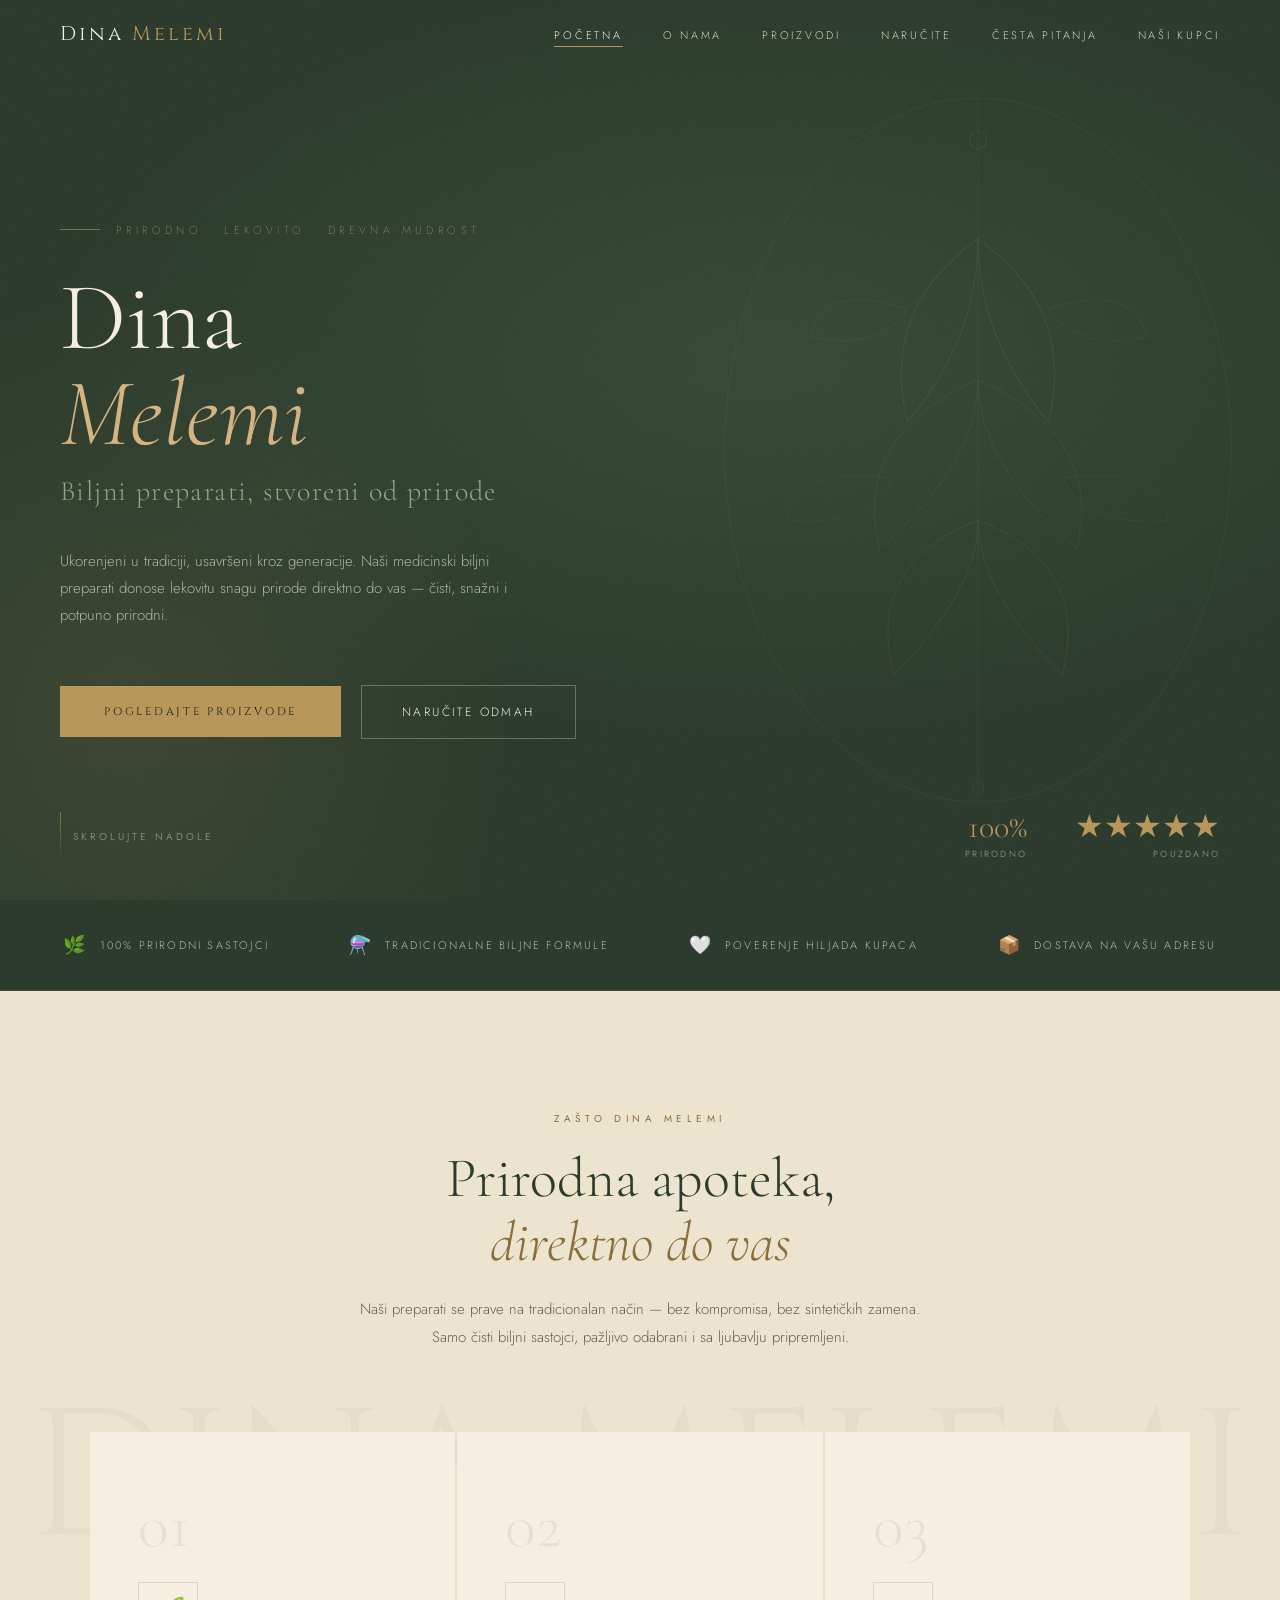
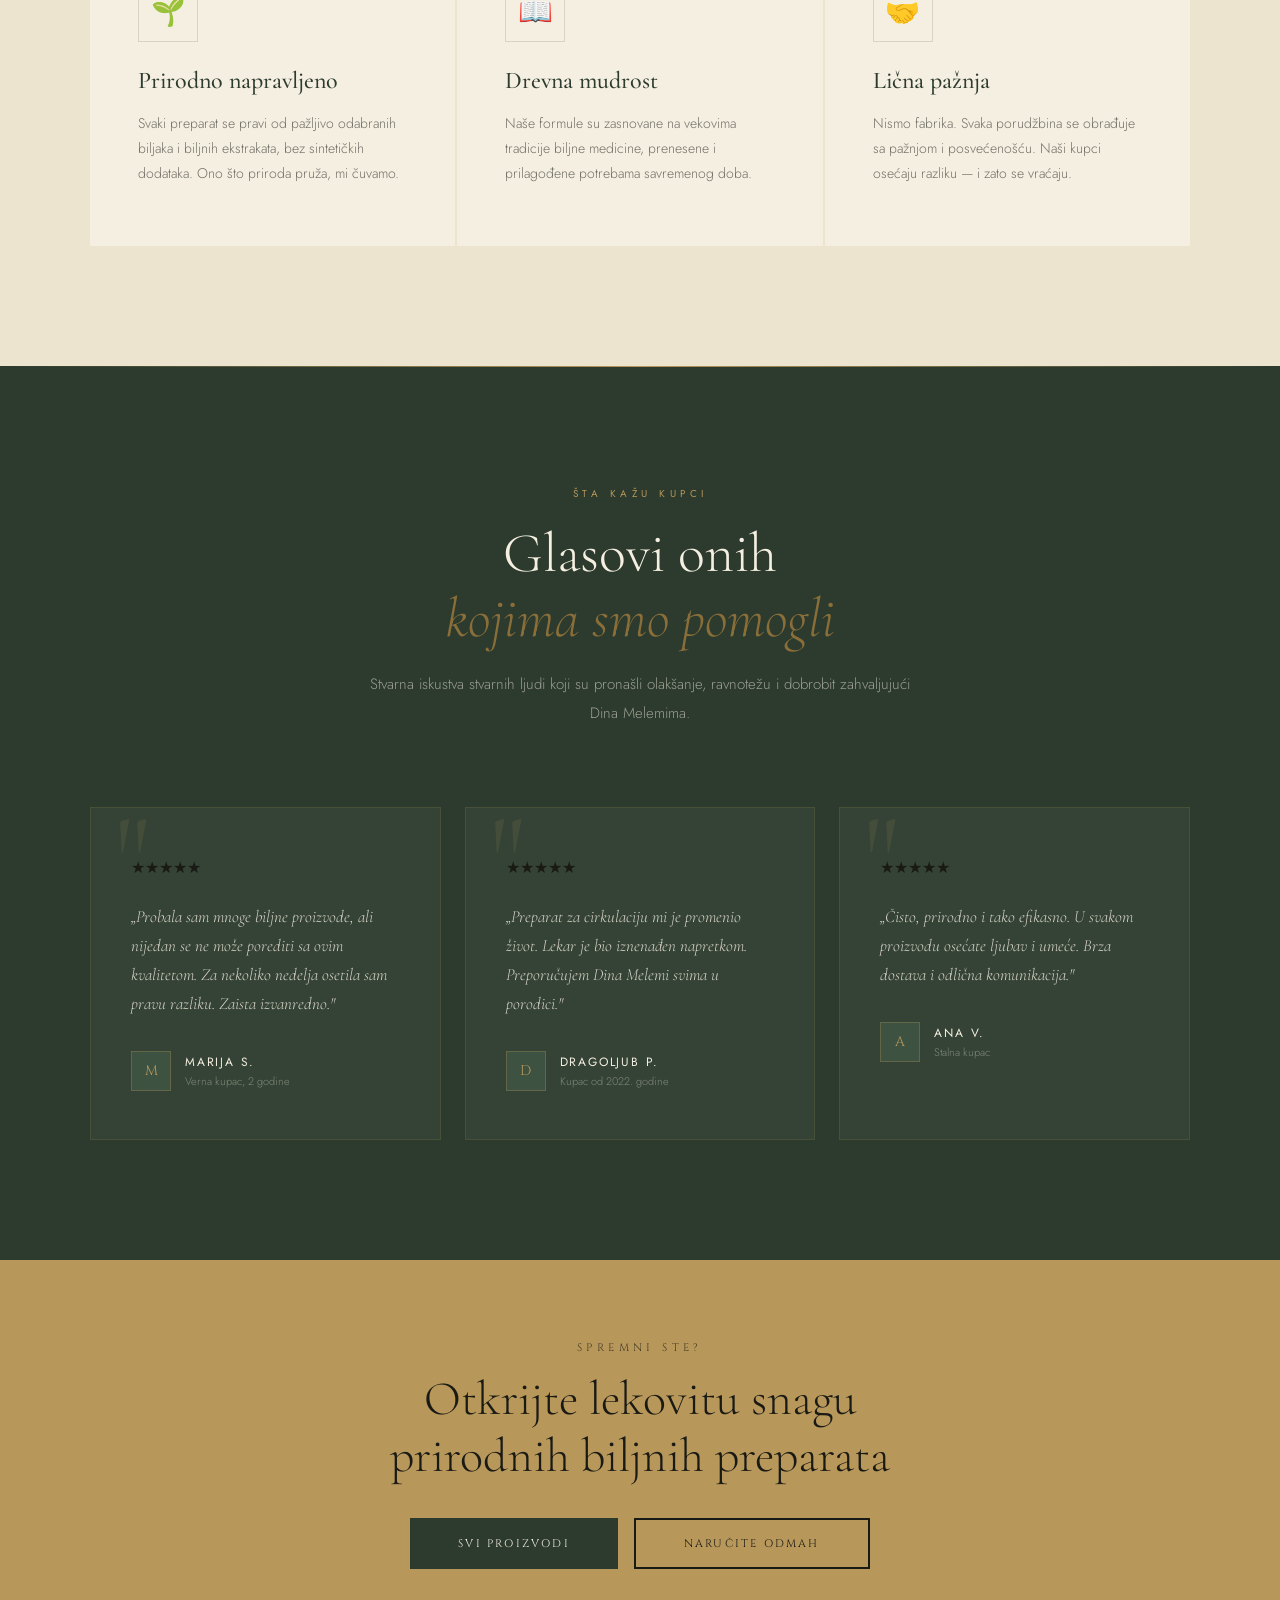
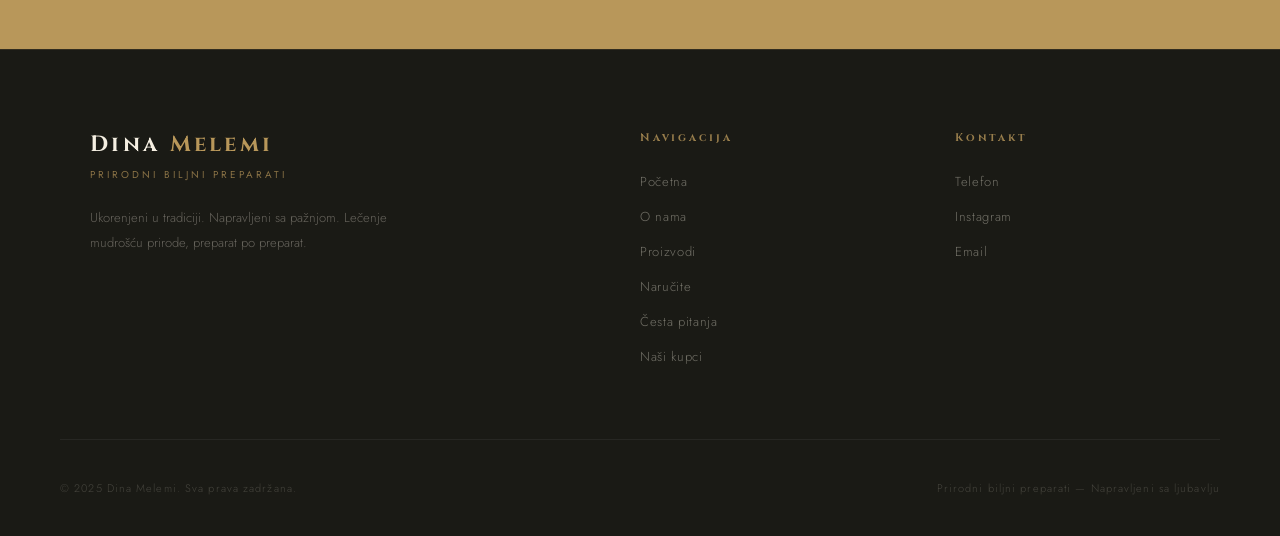
<file: index.html>
<!DOCTYPE html>
<html lang="sr-Latn">
<head>
  <meta charset="UTF-8">
  <meta name="viewport" content="width=device-width, initial-scale=1.0">
  <title>Početna — Dina Melemi</title>
  <link rel="preconnect" href="https://fonts.googleapis.com">
  <link href="https://fonts.googleapis.com/css2?family=Cormorant+Garamond:ital,wght@0,300;0,400;0,500;0,600;1,300;1,400;1,500&family=Cinzel:wght@400;500&family=Jost:wght@200;300;400&display=swap" rel="stylesheet">
  <link rel="stylesheet" href="style.css">
</head>
<body data-page="home">

<nav id="navbar">
  <a class="nav-logo" href="index.html">Dina <span>Melemi</span></a>
  <ul class="nav-links">
    <li><a href="index.html" data-page="home">Početna</a></li>
    <li><a href="o-nama.html" data-page="about">O nama</a></li>
    <li><a href="proizvodi.html" data-page="products">Proizvodi</a></li>
    <li><a href="narucite.html" data-page="ordering">Naručite</a></li>
    <li><a href="faq.html" data-page="faq">Česta pitanja</a></li>
    <li><a href="nasi-kupci.html" data-page="kupci">Naši kupci</a></li>
  </ul>
  <button class="nav-hamburger" id="hamburger" onclick="toggleMobileMenu()" aria-label="Meni">
    <span></span><span></span><span></span>
  </button>
</nav>
<ul class="nav-overlay" id="nav-overlay">
  <li><a href="index.html" onclick="closeMobileMenu()">Početna</a></li>
  <li><a href="o-nama.html" onclick="closeMobileMenu()">O nama</a></li>
  <li><a href="proizvodi.html" onclick="closeMobileMenu()">Proizvodi</a></li>
  <li><a href="narucite.html" onclick="closeMobileMenu()">Naručite</a></li>
  <li><a href="faq.html" onclick="closeMobileMenu()">Česta pitanja</a></li>
  <li><a href="nasi-kupci.html" onclick="closeMobileMenu()">Naši kupci</a></li>
</ul>

<main>
<div id="hero" style="position:relative; min-height:100vh; background:var(--forest); overflow:hidden;">
    <div class="hero-bg"></div>

    <svg class="hero-botanical" viewBox="0 0 500 600" fill="none" xmlns="http://www.w3.org/2000/svg">
      <ellipse cx="250" cy="300" rx="180" ry="250" stroke="#8EA882" stroke-width="0.5"/>
      <line x1="250" y1="50" x2="250" y2="550" stroke="#8EA882" stroke-width="0.5"/>
      <path d="M250 150 Q180 200 200 280 Q250 220 250 150" stroke="#B8975A" stroke-width="0.8" fill="none"/>
      <path d="M250 150 Q320 200 300 280 Q250 220 250 150" stroke="#B8975A" stroke-width="0.8" fill="none"/>
      <path d="M250 250 Q160 290 180 370 Q250 310 250 250" stroke="#8EA882" stroke-width="0.6" fill="none"/>
      <path d="M250 250 Q340 290 320 370 Q250 310 250 250" stroke="#8EA882" stroke-width="0.6" fill="none"/>
      <path d="M250 350 Q170 380 190 460 Q250 400 250 350" stroke="#B8975A" stroke-width="0.7" fill="none"/>
      <path d="M250 350 Q330 380 310 460 Q250 400 250 350" stroke="#B8975A" stroke-width="0.7" fill="none"/>
      <circle cx="250" cy="80" r="6" stroke="#B8975A" stroke-width="0.8" fill="none"/>
      <circle cx="250" cy="540" r="4" stroke="#8EA882" stroke-width="0.6" fill="none"/>
      <path d="M200 200 Q140 180 130 220 Q180 230 200 200" stroke="#8EA882" stroke-width="0.5" fill="none"/>
      <path d="M300 200 Q360 180 370 220 Q320 230 300 200" stroke="#8EA882" stroke-width="0.5" fill="none"/>
      <path d="M190 320 Q120 310 115 350 Q175 355 190 320" stroke="#B8975A" stroke-width="0.4" fill="none"/>
      <path d="M310 320 Q380 310 385 350 Q325 355 310 320" stroke="#B8975A" stroke-width="0.4" fill="none"/>
    </svg>

    <div class="hero-content">
      <div class="hero-eyebrow">Prirodno · Lekovito · Drevna mudrost</div>
      <h1 class="hero-title">Dina<br><em>Melemi</em></h1>
      <p class="hero-subtitle">Biljni preparati, stvoreni od prirode</p>
      <p class="hero-body">Ukorenjeni u tradiciji, usavršeni kroz generacije. Naši medicinski biljni preparati donose lekovitu snagu prirode direktno do vas — čisti, snažni i potpuno prirodni.</p>
      <div class="hero-cta-group">
        <button class="btn-primary" href="proizvodi.html">Pogledajte proizvode</button>
        <button class="btn-ghost" href="narucite.html">Naručite odmah</button>
      </div>
    </div>

    <div class="scroll-hint">
      <div class="scroll-line"></div>
      Skrolujte nadole
    </div>

    <div class="hero-stats">
      <div class="stat">
        <div class="stat-num">100%</div>
        <div class="stat-label">Prirodno</div>
      </div>
      <div class="stat">
        <div class="stat-num">★★★★★</div>
        <div class="stat-label">Pouzdano</div>
      </div>
    </div>
  </div>

  <!-- TRAKA POVERENJA -->
  <div class="trust-strip">
    <div class="trust-item"><span class="trust-icon">🌿</span> 100% prirodni sastojci</div>
    <div class="trust-item"><span class="trust-icon">⚗️</span> Tradicionalne biljne formule</div>
    <div class="trust-item"><span class="trust-icon">🤍</span> Poverenje hiljada kupaca</div>
    <div class="trust-item"><span class="trust-icon">📦</span> Dostava na vašu adresu</div>
  </div>

  <!-- STUBOVI -->
  <div class="section-pillars">
    <div class="section-header reveal">
      <div class="section-eyebrow">Zašto Dina Melemi</div>
      <h2 class="section-title">Prirodna apoteka,<br><em>direktno do vas</em></h2>
      <p class="section-body">Naši preparati se prave na tradicionalan način — bez kompromisa, bez sintetičkih zamena. Samo čisti biljni sastojci, pažljivo odabrani i sa ljubavlju pripremljeni.</p>
    </div>

    <div class="pillars-grid">
      <div class="pillar reveal reveal-delay-1">
        <div class="pillar-num">01</div>
        <div class="pillar-icon">🌱</div>
        <div class="pillar-title">Prirodno napravljeno</div>
        <p class="pillar-body">Svaki preparat se pravi od pažljivo odabranih biljaka i biljnih ekstrakata, bez sintetičkih dodataka. Ono što priroda pruža, mi čuvamo.</p>
      </div>
      <div class="pillar reveal reveal-delay-2">
        <div class="pillar-num">02</div>
        <div class="pillar-icon">📖</div>
        <div class="pillar-title">Drevna mudrost</div>
        <p class="pillar-body">Naše formule su zasnovane na vekovima tradicije biljne medicine, prenesene i prilagođene potrebama savremenog doba.</p>
      </div>
      <div class="pillar reveal reveal-delay-3">
        <div class="pillar-num">03</div>
        <div class="pillar-icon">🤝</div>
        <div class="pillar-title">Lična pažnja</div>
        <p class="pillar-body">Nismo fabrika. Svaka porudžbina se obrađuje sa pažnjom i posvećenošću. Naši kupci osećaju razliku — i zato se vraćaju.</p>
      </div>
    </div>
  </div>

  <!-- RECENZIJE -->
  <div class="section-reviews">
    <div class="section-header reveal">
      <div class="section-eyebrow" style="color:var(--gold);">Šta kažu kupci</div>
      <h2 class="section-title" style="color:var(--cream);">Glasovi onih<br><em>kojima smo pomogli</em></h2>
      <p class="section-body" style="color:rgba(245,239,226,0.55);">Stvarna iskustva stvarnih ljudi koji su pronašli olakšanje, ravnotežu i dobrobit zahvaljujući Dina Melemima.</p>
    </div>

    <div class="reviews-grid">
      <div class="review-card reveal reveal-delay-1">
        <div class="review-stars">★★★★★</div>
        <p class="review-text">„Probala sam mnoge biljne proizvode, ali nijedan se ne može porediti sa ovim kvalitetom. Za nekoliko nedelja osetila sam pravu razliku. Zaista izvanredno."</p>
        <div class="review-author">
          <div class="author-avatar">M</div>
          <div>
            <div class="author-name">Marija S.</div>
            <div class="author-detail">Verna kupac, 2 godine</div>
          </div>
        </div>
      </div>
      <div class="review-card reveal reveal-delay-2">
        <div class="review-stars">★★★★★</div>
        <p class="review-text">„Preparat za cirkulaciju mi je promenio život. Lekar je bio iznenađen napretkom. Preporučujem Dina Melemi svima u porodici."</p>
        <div class="review-author">
          <div class="author-avatar">D</div>
          <div>
            <div class="author-name">Dragoljub P.</div>
            <div class="author-detail">Kupac od 2022. godine</div>
          </div>
        </div>
      </div>
      <div class="review-card reveal reveal-delay-3">
        <div class="review-stars">★★★★★</div>
        <p class="review-text">„Čisto, prirodno i tako efikasno. U svakom proizvodu osećate ljubav i umeće. Brza dostava i odlična komunikacija."</p>
        <div class="review-author">
          <div class="author-avatar">A</div>
          <div>
            <div class="author-name">Ana V.</div>
            <div class="author-detail">Stalna kupac</div>
          </div>
        </div>
      </div>
    </div>
  </div>

  <!-- POZIV NA AKCIJU -->
  <div class="cta-band">
    <p style="font-family:'Cinzel',serif; font-size:11px; letter-spacing:0.4em; text-transform:uppercase; color:var(--ink); opacity:0.7; margin-bottom:16px;">Spremni ste?</p>
    <h2 style="font-family:'Cormorant Garamond',serif; font-size:clamp(28px,4vw,48px); font-weight:300; color:var(--ink); margin-bottom:32px; line-height:1.2;">Otkrijte lekovitu snagu<br>prirodnih biljnih preparata</h2>
    <div style="display:flex; gap:16px; justify-content:center; flex-wrap:wrap;">
      <a href="proizvodi.html" style="font-family:'Cinzel',serif; font-size:11px; letter-spacing:0.2em; text-transform:uppercase; background:var(--forest); color:var(--cream); border:none; padding:18px 48px; cursor:pointer; transition:all 0.3s;" onmouseover="this.style.background='var(--ink)'" onmouseout="this.style.background='var(--forest)'" class="btn-primary">Svi proizvodi</a>
      <a href="narucite.html" style="font-family:'Cinzel',serif; font-size:11px; letter-spacing:0.2em; text-transform:uppercase; background:transparent; color:var(--ink); border:2px solid var(--ink); padding:16px 48px; cursor:pointer; transition:all 0.3s;" class="btn-primary">Naručite odmah</a>
    </div>
  </div>

  <!-- PODNOZJE -->

</div>

<!-- ══════════════════════════════════════
     STRANICA: О NAMA
══════════════════════════════════════ -->
</main>

<footer id="site-footer">
  <div class="footer-inner">
    <div class="footer-brand">
      <h3>Dina <span>Melemi</span></h3>
      <div class="footer-brand-sub">Prirodni biljni preparati</div>
      <p>Ukorenjeni u tradiciji. Napravljeni sa pažnjom. Lečenje mudrošću prirode, preparat po preparat.</p>
    </div>
    <div class="footer-col">
      <h4>Navigacija</h4>
      <ul>
        <li><a href="index.html">Početna</a></li>
        <li><a href="o-nama.html">O nama</a></li>
        <li><a href="proizvodi.html">Proizvodi</a></li>
        <li><a href="narucite.html">Naručite</a></li>
        <li><a href="faq.html">Česta pitanja</a></li>
        <li><a href="nasi-kupci.html">Naši kupci</a></li>
      </ul>
    </div>
    <div class="footer-col">
      <h4>Kontakt</h4>
      <ul>
        <li><a href="narucite.html">Telefon</a></li>
        <li><a href="narucite.html">Instagram</a></li>
        <li><a id="footer-email-link" data-email="1" href="#">Email</a></li>
      </ul>
    </div>
  </div>
  <div class="footer-bottom">
    <p>© 2025 Dina Melemi. Sva prava zadržana.</p>
    <p>Prirodni biljni preparati — Napravljeni sa ljubavlju</p>
  </div>
</footer>

<script src="script.js"></script>
</body>
</html>
</file>
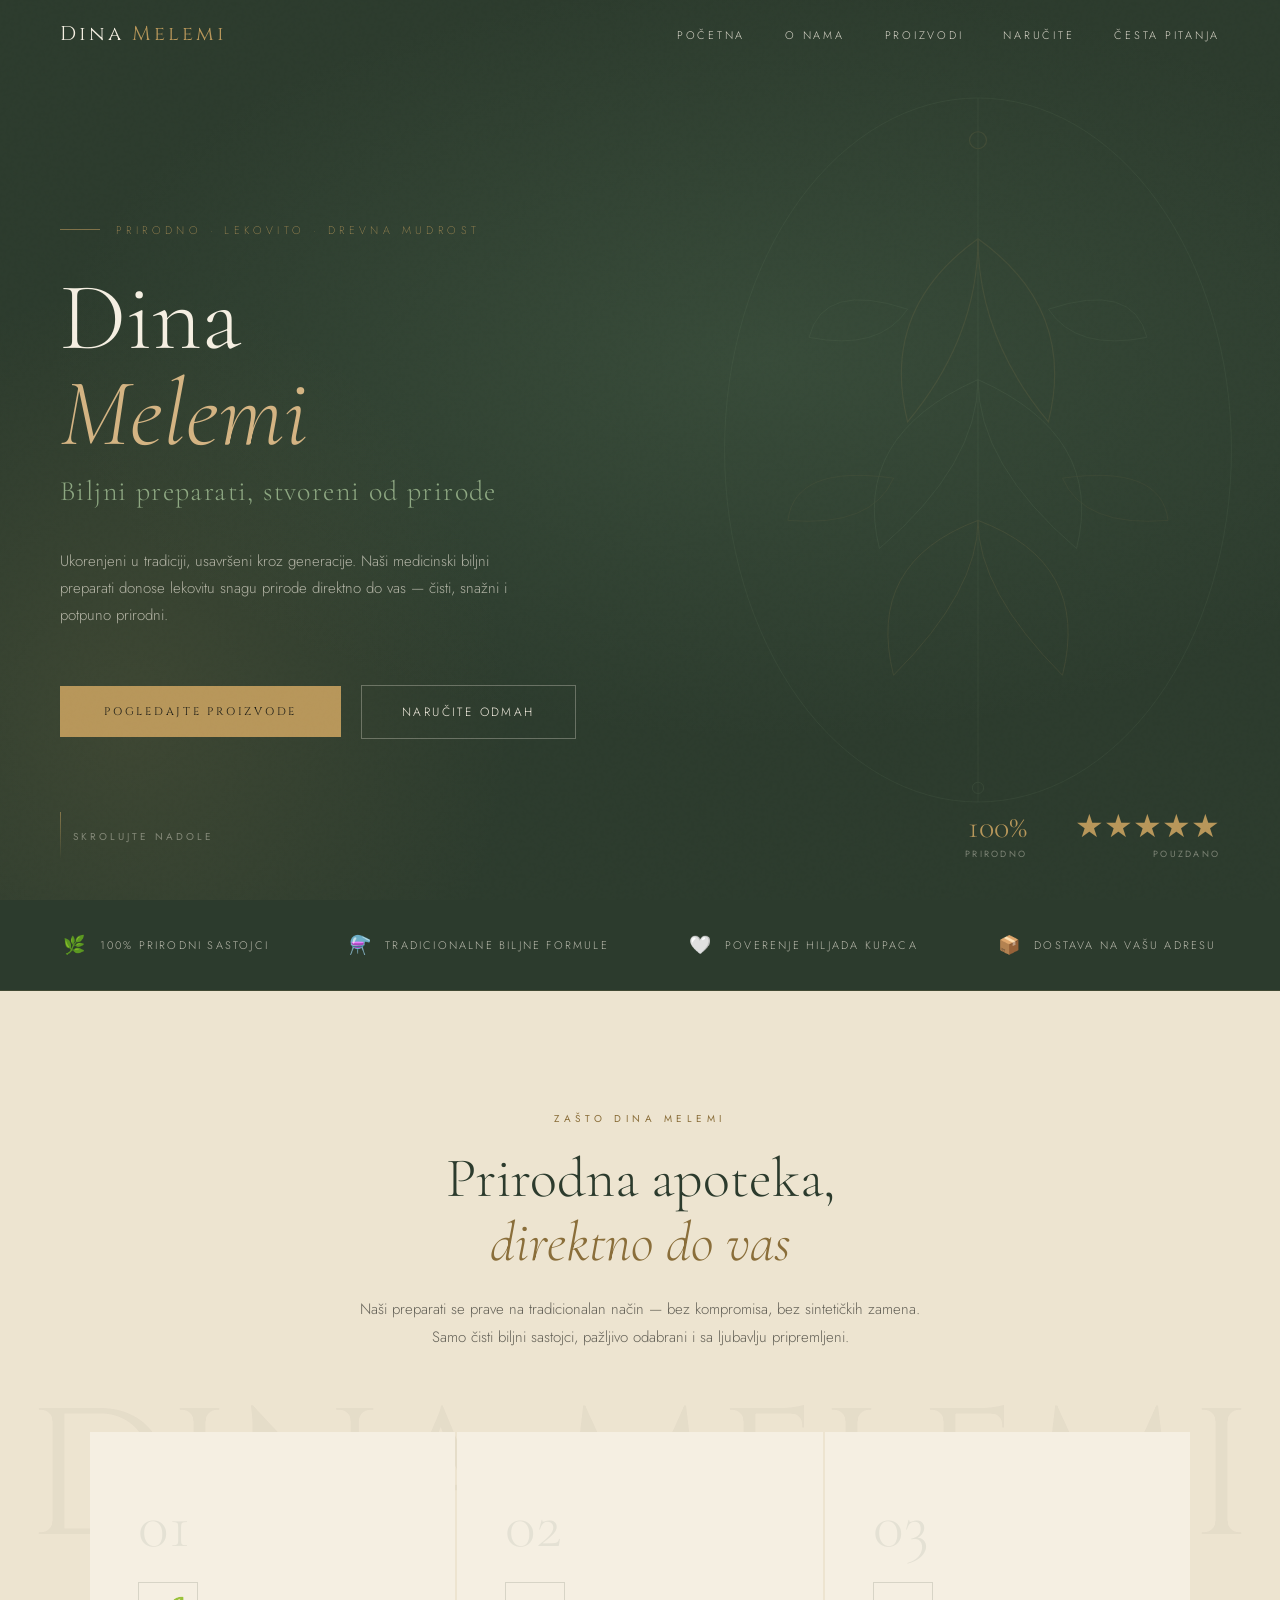
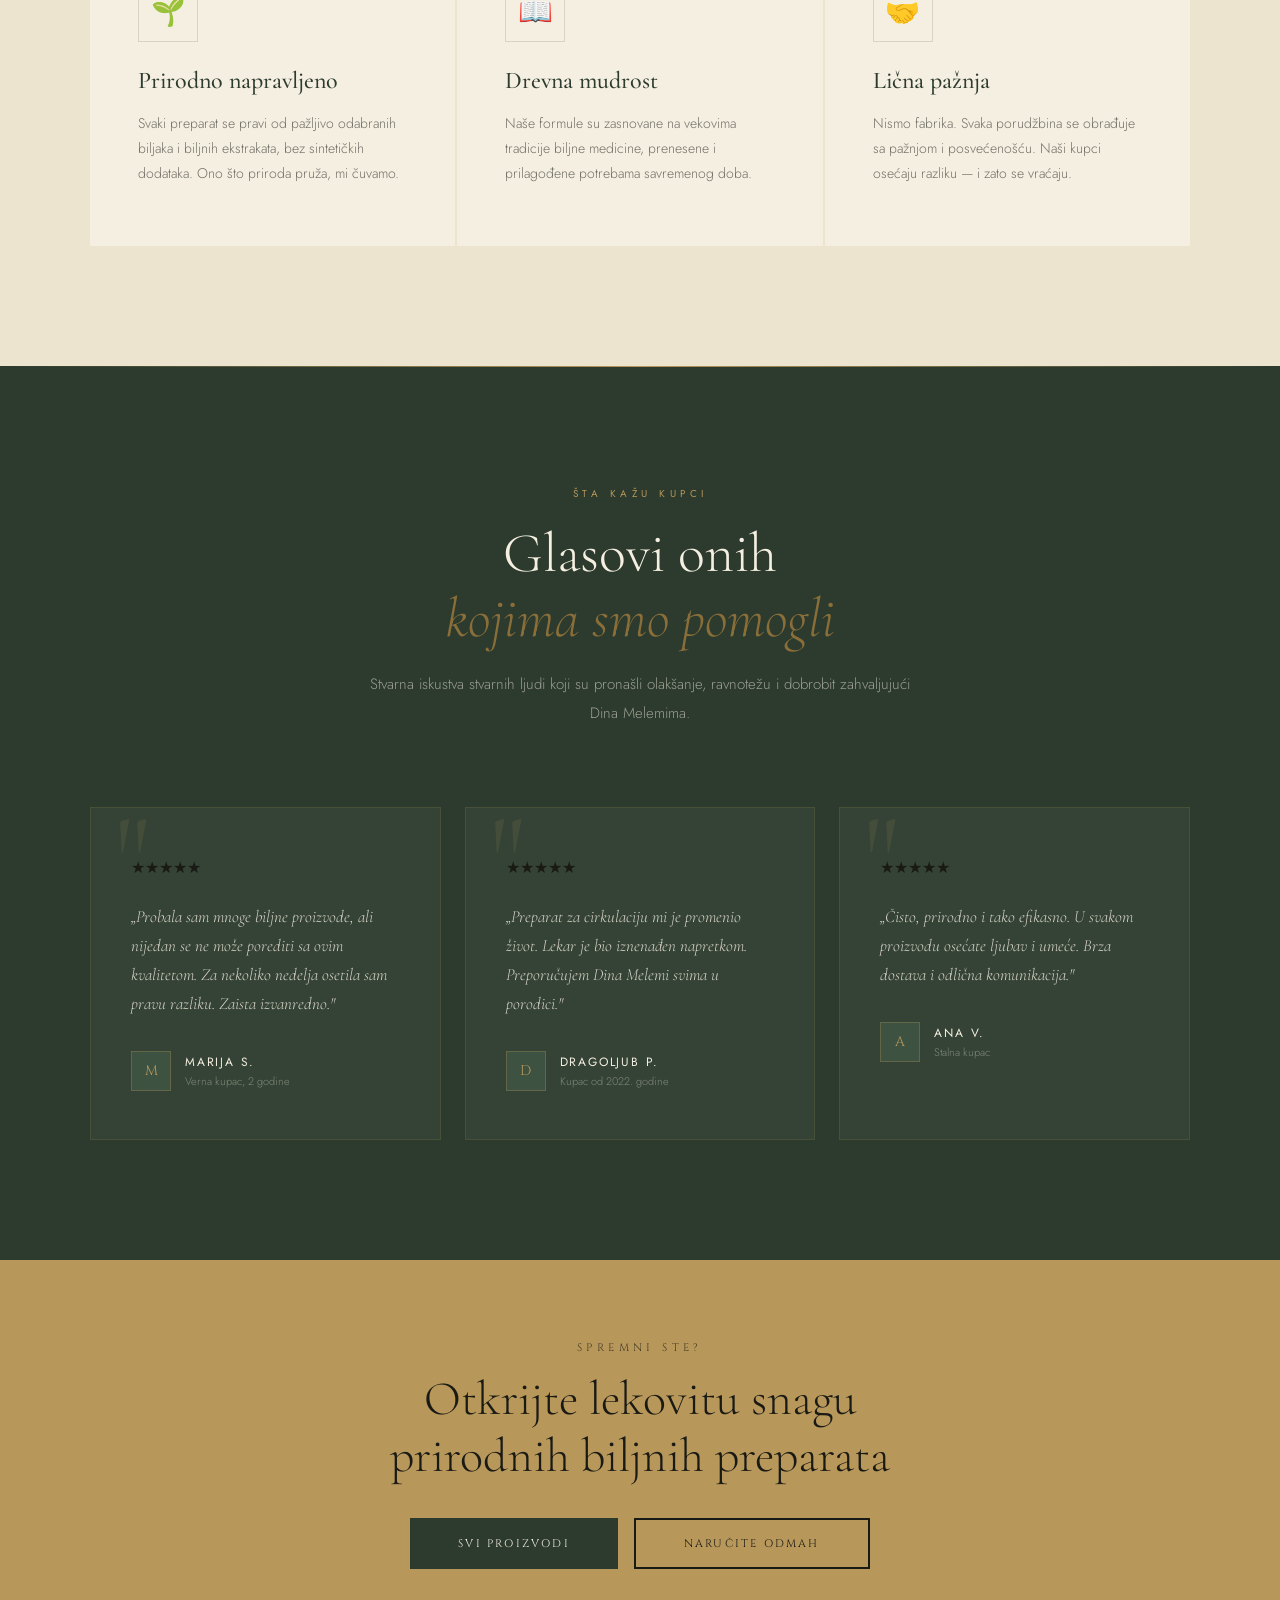
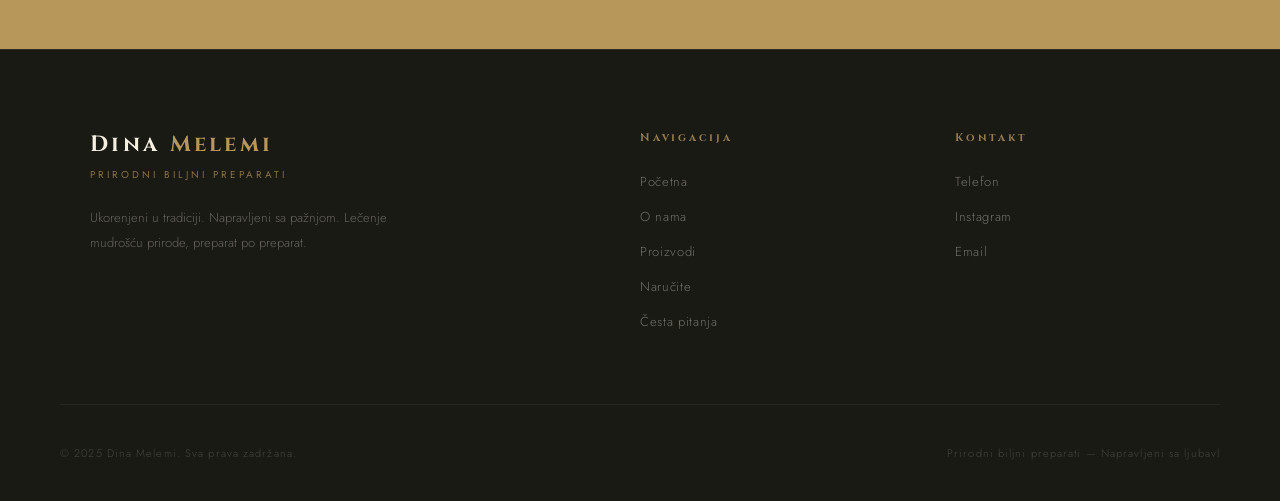
<file: dina-melemi-srpski.html>
<!DOCTYPE html>
<html lang="sr-Latn">
<head>
<meta charset="UTF-8">
<meta name="viewport" content="width=device-width, initial-scale=1.0">
<title>Dina Melemi — Prirodni Biljni Preparati</title>
<link rel="preconnect" href="https://fonts.googleapis.com">
<link href="https://fonts.googleapis.com/css2?family=Cormorant+Garamond:ital,wght@0,300;0,400;0,500;0,600;1,300;1,400;1,500&family=Cinzel:wght@400;500&family=Jost:wght@200;300;400&display=swap" rel="stylesheet">
<style>
:root {
  --cream: #F5EFE2;
  --parchment: #EDE4D0;
  --gold: #B8975A;
  --gold-light: #D4B483;
  --gold-dark: #8A6E3A;
  --forest: #2C3B2D;
  --forest-mid: #3D5240;
  --forest-light: #5A7A5D;
  --bark: #6B4F3A;
  --ink: #1A1A15;
  --sage: #8EA882;
  --mist: #C8D5C2;
}

* { margin: 0; padding: 0; box-sizing: border-box; }

html { scroll-behavior: smooth; }

body {
  font-family: 'Jost', sans-serif;
  background: var(--cream);
  color: var(--ink);
  overflow-x: hidden;
}

body::before {
  content: '';
  position: fixed;
  inset: 0;
  background-image: url("data:image/svg+xml,%3Csvg viewBox='0 0 256 256' xmlns='http://www.w3.org/2000/svg'%3E%3Cfilter id='noise'%3E%3CfeTurbulence type='fractalNoise' baseFrequency='0.9' numOctaves='4' stitchTiles='stitch'/%3E%3C/filter%3E%3Crect width='100%25' height='100%25' filter='url(%23noise)' opacity='0.035'/%3E%3C/svg%3E");
  pointer-events: none;
  z-index: 9999;
  opacity: 0.4;
}

nav {
  position: fixed;
  top: 0; left: 0; right: 0;
  z-index: 200;
  padding: 20px 60px;
  display: flex;
  align-items: center;
  justify-content: space-between;
  transition: all 0.5s ease;
}
nav.scrolled {
  background: rgba(28,35,28,0.97);
  backdrop-filter: blur(12px);
  padding: 14px 60px;
  border-bottom: 1px solid rgba(184,151,90,0.2);
}
.nav-logo {
  font-family: 'Cinzel', serif;
  font-size: 20px;
  color: var(--cream);
  letter-spacing: 0.15em;
  text-decoration: none;
  cursor: pointer;
  z-index: 201;
  position: relative;
}
.nav-logo span { color: var(--gold); }
.nav-links {
  display: flex;
  gap: 40px;
  list-style: none;
}
.nav-links a {
  font-family: 'Jost', sans-serif;
  font-weight: 300;
  font-size: 11px;
  letter-spacing: 0.25em;
  text-transform: uppercase;
  color: var(--cream);
  text-decoration: none;
  opacity: 0.85;
  transition: all 0.3s;
  cursor: pointer;
  position: relative;
}
.nav-links a::after {
  content: '';
  position: absolute;
  bottom: -4px; left: 0; right: 0;
  height: 1px;
  background: var(--gold);
  transform: scaleX(0);
  transform-origin: left;
  transition: transform 0.3s ease;
}
.nav-links a:hover { opacity: 1; }
.nav-links a:hover::after { transform: scaleX(1); }

/* ─── HAMBURGER ─── */
.nav-hamburger {
  display: none;
  flex-direction: column;
  justify-content: center;
  gap: 5px;
  width: 36px;
  height: 36px;
  cursor: pointer;
  z-index: 201;
  position: relative;
  background: none;
  border: none;
  padding: 0;
}
.nav-hamburger span {
  display: block;
  width: 100%;
  height: 1.5px;
  background: var(--cream);
  transition: all 0.35s ease;
  transform-origin: center;
}
.nav-hamburger.open span:nth-child(1) { transform: translateY(6.5px) rotate(45deg); }
.nav-hamburger.open span:nth-child(2) { opacity: 0; transform: scaleX(0); }
.nav-hamburger.open span:nth-child(3) { transform: translateY(-6.5px) rotate(-45deg); }

/* ─── MOBILE MENU OVERLAY ─── */
.nav-overlay {
  display: none;
  position: fixed;
  inset: 0;
  background: var(--forest);
  z-index: 199;
  flex-direction: column;
  align-items: center;
  justify-content: center;
  gap: 0;
  opacity: 0;
  transition: opacity 0.35s ease;
}
.nav-overlay.open {
  display: flex;
  opacity: 1;
}
.nav-overlay li {
  list-style: none;
  border-bottom: 1px solid rgba(184,151,90,0.1);
  width: 100%;
  text-align: center;
}
.nav-overlay li:first-child { border-top: 1px solid rgba(184,151,90,0.1); }
.nav-overlay a {
  display: block;
  padding: 22px 40px;
  font-family: 'Cormorant Garamond', serif;
  font-size: 26px;
  font-weight: 300;
  letter-spacing: 0.08em;
  color: var(--cream);
  text-decoration: none;
  cursor: pointer;
  transition: color 0.3s;
}
.nav-overlay a:hover { color: var(--gold); }

.page { display: none; min-height: 100vh; }
.page.active { display: block; }

#page-home {
  display: none;
  min-height: 100vh;
  position: relative;
  background: var(--forest);
  overflow: hidden;
}
#page-home.active { display: block; }

.hero-bg {
  position: absolute;
  inset: 0;
  background: 
    radial-gradient(ellipse 80% 60% at 60% 40%, rgba(90,122,93,0.25) 0%, transparent 70%),
    radial-gradient(ellipse 50% 80% at 10% 80%, rgba(184,151,90,0.12) 0%, transparent 60%),
    radial-gradient(ellipse 60% 50% at 90% 10%, rgba(44,59,45,0.8) 0%, transparent 70%);
  background-color: var(--forest);
}

.hero-botanical {
  position: absolute;
  right: -50px;
  top: 50%;
  transform: translateY(-50%);
  width: 55%;
  opacity: 0.12;
  animation: slowFloat 8s ease-in-out infinite;
}

@keyframes slowFloat {
  0%, 100% { transform: translateY(-50%) rotate(0deg); }
  50% { transform: translateY(-52%) rotate(1deg); }
}

.hero-content {
  position: relative;
  z-index: 10;
  min-height: 100vh;
  display: flex;
  flex-direction: column;
  justify-content: center;
  padding: 120px 60px 60px;
  max-width: 700px;
}

.hero-eyebrow {
  font-family: 'Jost', sans-serif;
  font-weight: 200;
  font-size: 11px;
  letter-spacing: 0.4em;
  text-transform: uppercase;
  color: var(--gold);
  margin-bottom: 32px;
  opacity: 0;
  animation: fadeUp 1s ease 0.3s forwards;
  display: flex;
  align-items: center;
  gap: 16px;
}

.hero-eyebrow::before {
  content: '';
  display: block;
  width: 40px;
  height: 1px;
  background: var(--gold);
  opacity: 0.6;
}

.hero-title {
  font-family: 'Cormorant Garamond', serif;
  font-weight: 300;
  font-size: clamp(52px, 8vw, 96px);
  line-height: 1.0;
  color: var(--cream);
  margin-bottom: 12px;
  opacity: 0;
  animation: fadeUp 1s ease 0.5s forwards;
}

.hero-title em { font-style: italic; color: var(--gold-light); }

.hero-subtitle {
  font-family: 'Cormorant Garamond', serif;
  font-weight: 300;
  font-size: clamp(18px, 2.5vw, 28px);
  color: var(--sage);
  margin-bottom: 40px;
  letter-spacing: 0.05em;
  opacity: 0;
  animation: fadeUp 1s ease 0.7s forwards;
}

.hero-body {
  font-family: 'Jost', sans-serif;
  font-weight: 300;
  font-size: 15px;
  line-height: 1.8;
  color: rgba(245,239,226,0.65);
  max-width: 460px;
  margin-bottom: 56px;
  opacity: 0;
  animation: fadeUp 1s ease 0.9s forwards;
}

.hero-cta-group {
  display: flex;
  gap: 20px;
  align-items: center;
  opacity: 0;
  animation: fadeUp 1s ease 1.1s forwards;
}

.btn-primary {
  font-family: 'Cinzel', serif;
  font-size: 11px;
  letter-spacing: 0.25em;
  text-transform: uppercase;
  color: var(--ink);
  background: var(--gold);
  border: none;
  padding: 18px 44px;
  cursor: pointer;
  transition: all 0.4s ease;
  text-decoration: none;
  display: inline-block;
}

.btn-primary:hover {
  background: var(--gold-light);
  transform: translateY(-2px);
  box-shadow: 0 12px 40px rgba(184,151,90,0.35);
}

.btn-ghost {
  font-family: 'Jost', sans-serif;
  font-weight: 300;
  font-size: 12px;
  letter-spacing: 0.2em;
  text-transform: uppercase;
  color: var(--cream);
  background: transparent;
  border: 1px solid rgba(245,239,226,0.3);
  padding: 17px 40px;
  cursor: pointer;
  transition: all 0.4s ease;
  text-decoration: none;
  display: inline-block;
}

.btn-ghost:hover { border-color: var(--gold); color: var(--gold); }

.scroll-hint {
  position: absolute;
  bottom: 40px;
  left: 60px;
  display: flex;
  align-items: center;
  gap: 12px;
  color: rgba(245,239,226,0.4);
  font-size: 10px;
  letter-spacing: 0.3em;
  text-transform: uppercase;
  opacity: 0;
  animation: fadeUp 1s ease 1.5s forwards;
}

.scroll-line {
  width: 1px;
  height: 48px;
  background: linear-gradient(to bottom, rgba(184,151,90,0.6), transparent);
  animation: scrollPulse 2s ease-in-out infinite;
}

@keyframes scrollPulse {
  0%, 100% { opacity: 0.4; }
  50% { opacity: 1; }
}

.hero-stats {
  position: absolute;
  bottom: 40px;
  right: 60px;
  display: flex;
  gap: 48px;
  opacity: 0;
  animation: fadeUp 1s ease 1.3s forwards;
}

.stat { text-align: right; }

.stat-num {
  font-family: 'Cormorant Garamond', serif;
  font-size: 32px;
  font-weight: 300;
  color: var(--gold);
  line-height: 1;
}

.stat-label {
  font-size: 9px;
  letter-spacing: 0.25em;
  text-transform: uppercase;
  color: rgba(245,239,226,0.4);
  margin-top: 4px;
}

@keyframes fadeUp {
  from { opacity: 0; transform: translateY(24px); }
  to { opacity: 1; transform: translateY(0); }
}

.ornamental-divider {
  display: flex;
  align-items: center;
  gap: 20px;
  margin: 0 auto;
  width: fit-content;
}

.ornamental-divider .line {
  width: 80px;
  height: 1px;
  background: linear-gradient(to right, transparent, var(--gold));
}

.ornamental-divider .line.rev { background: linear-gradient(to left, transparent, var(--gold)); }

.ornamental-divider .diamond {
  width: 6px;
  height: 6px;
  background: var(--gold);
  transform: rotate(45deg);
  flex-shrink: 0;
}

.ornamental-divider .small-diamond {
  width: 4px;
  height: 4px;
  border: 1px solid var(--gold);
  transform: rotate(45deg);
  flex-shrink: 0;
}

.trust-strip {
  background: var(--forest);
  padding: 32px 60px;
  display: flex;
  justify-content: center;
  gap: 80px;
  border-bottom: 1px solid rgba(184,151,90,0.15);
}

.trust-item {
  display: flex;
  align-items: center;
  gap: 12px;
  color: rgba(245,239,226,0.7);
  font-size: 11px;
  letter-spacing: 0.2em;
  text-transform: uppercase;
  font-weight: 300;
}

.trust-icon { color: var(--gold); font-size: 18px; }

.section-pillars {
  background: var(--parchment);
  padding: 120px 60px;
  position: relative;
  overflow: hidden;
}

.section-pillars::before {
  content: 'DINA MELEMI';
  position: absolute;
  top: 50%;
  left: 50%;
  transform: translate(-50%, -50%);
  font-family: 'Cinzel', serif;
  font-size: 180px;
  color: rgba(44,59,45,0.04);
  white-space: nowrap;
  pointer-events: none;
  font-weight: 400;
}

.section-header { text-align: center; margin-bottom: 80px; }

.section-eyebrow {
  font-family: 'Jost', sans-serif;
  font-size: 10px;
  letter-spacing: 0.45em;
  text-transform: uppercase;
  color: var(--gold-dark);
  margin-bottom: 20px;
}

.section-title {
  font-family: 'Cormorant Garamond', serif;
  font-size: clamp(36px, 5vw, 56px);
  font-weight: 300;
  color: var(--forest);
  line-height: 1.15;
  margin-bottom: 20px;
}

.section-title em { font-style: italic; color: var(--gold-dark); }

.section-body {
  font-family: 'Jost', sans-serif;
  font-weight: 300;
  font-size: 15px;
  line-height: 1.9;
  color: rgba(26,26,21,0.65);
  max-width: 560px;
  margin: 0 auto;
}

.pillars-grid {
  display: grid;
  grid-template-columns: repeat(3, 1fr);
  gap: 2px;
  max-width: 1100px;
  margin: 0 auto;
  margin-top: 80px;
}

.pillar {
  background: var(--cream);
  padding: 60px 48px;
  position: relative;
  transition: all 0.4s ease;
  border-top: 2px solid transparent;
}

.pillar:hover {
  background: var(--forest);
  border-top-color: var(--gold);
  transform: translateY(-4px);
}

.pillar:hover .pillar-title,
.pillar:hover .pillar-num { color: var(--cream); }
.pillar:hover .pillar-body { color: rgba(245,239,226,0.6); }
.pillar:hover .pillar-icon { color: var(--gold); border-color: rgba(184,151,90,0.3); }

.pillar-num {
  font-family: 'Cormorant Garamond', serif;
  font-size: 64px;
  font-weight: 300;
  color: rgba(44,59,45,0.08);
  line-height: 1;
  margin-bottom: 24px;
  transition: color 0.4s;
}

.pillar-icon {
  font-size: 28px;
  margin-bottom: 24px;
  color: var(--forest-light);
  display: inline-flex;
  align-items: center;
  justify-content: center;
  width: 60px;
  height: 60px;
  border: 1px solid rgba(44,59,45,0.15);
  transition: all 0.4s;
}

.pillar-title {
  font-family: 'Cormorant Garamond', serif;
  font-size: 24px;
  font-weight: 500;
  color: var(--forest);
  margin-bottom: 16px;
  transition: color 0.4s;
}

.pillar-body {
  font-size: 14px;
  font-weight: 300;
  line-height: 1.8;
  color: rgba(26,26,21,0.6);
  transition: color 0.4s;
}

.section-reviews {
  background: var(--forest);
  padding: 120px 60px;
  position: relative;
  overflow: hidden;
}

.section-reviews::after {
  content: '';
  position: absolute;
  top: 0; left: 0; right: 0;
  height: 1px;
  background: linear-gradient(to right, transparent, var(--gold), transparent);
}

.reviews-grid {
  display: grid;
  grid-template-columns: repeat(3, 1fr);
  gap: 24px;
  max-width: 1100px;
  margin: 80px auto 0;
}

.review-card {
  background: rgba(255,255,255,0.04);
  border: 1px solid rgba(184,151,90,0.15);
  padding: 48px 40px;
  position: relative;
  transition: all 0.4s ease;
}

.review-card::before {
  content: '"';
  font-family: 'Cormorant Garamond', serif;
  font-size: 120px;
  color: var(--gold);
  opacity: 0.12;
  position: absolute;
  top: -10px;
  left: 24px;
  line-height: 1;
}

.review-card:hover {
  border-color: rgba(184,151,90,0.4);
  background: rgba(255,255,255,0.07);
  transform: translateY(-4px);
}

.review-stars { display: flex; gap: 4px; margin-bottom: 24px; }
.star { color: var(--gold); font-size: 14px; }

.review-text {
  font-family: 'Cormorant Garamond', serif;
  font-size: 17px;
  font-weight: 300;
  line-height: 1.7;
  color: rgba(245,239,226,0.85);
  font-style: italic;
  margin-bottom: 32px;
}

.review-author { display: flex; align-items: center; gap: 14px; }

.author-avatar {
  width: 40px;
  height: 40px;
  background: var(--forest-mid);
  border: 1px solid rgba(184,151,90,0.3);
  display: flex;
  align-items: center;
  justify-content: center;
  font-family: 'Cinzel', serif;
  font-size: 14px;
  color: var(--gold);
  flex-shrink: 0;
}

.author-name {
  font-size: 12px;
  letter-spacing: 0.15em;
  text-transform: uppercase;
  color: var(--cream);
  font-weight: 400;
}

.author-detail {
  font-size: 11px;
  color: rgba(245,239,226,0.4);
  margin-top: 2px;
  font-weight: 300;
}

#page-about { display: none; min-height: 100vh; }
#page-about.active { display: block; }

.about-hero {
  background: var(--forest);
  padding: 180px 60px 120px;
  position: relative;
  overflow: hidden;
}

.about-hero::before {
  content: '';
  position: absolute;
  right: 0; top: 0; bottom: 0;
  width: 40%;
  background: linear-gradient(to left, rgba(90,122,93,0.1), transparent);
}

.about-hero-inner {
  max-width: 1100px;
  margin: 0 auto;
  display: grid;
  grid-template-columns: 1fr 1fr;
  gap: 80px;
  align-items: center;
}

.about-hero-left h1 {
  font-family: 'Cormorant Garamond', serif;
  font-size: clamp(40px, 6vw, 72px);
  font-weight: 300;
  color: var(--cream);
  line-height: 1.1;
  margin-bottom: 32px;
}

.about-hero-left h1 em { font-style: italic; color: var(--gold); }

.about-hero-left p {
  font-size: 15px;
  font-weight: 300;
  line-height: 1.9;
  color: rgba(245,239,226,0.65);
  margin-bottom: 20px;
}

.about-visual { position: relative; }

.about-frame {
  border: 1px solid rgba(184,151,90,0.25);
  padding: 40px;
  background: rgba(255,255,255,0.03);
  text-align: center;
}

.about-frame svg { width: 100%; max-width: 320px; opacity: 0.6; }

.about-content { padding: 120px 60px; background: var(--parchment); }

.about-content-inner { max-width: 860px; margin: 0 auto; }

.about-textarea-wrapper {
  background: var(--cream);
  border: 1px solid rgba(184,151,90,0.2);
  padding: 56px;
  margin-bottom: 40px;
  position: relative;
}

.about-textarea-wrapper::before {
  content: '✦';
  position: absolute;
  top: -10px;
  left: 56px;
  color: var(--gold);
  font-size: 16px;
  background: var(--cream);
  padding: 0 8px;
}

.about-editable-text {
  font-family: 'Cormorant Garamond', serif;
  font-size: 18px;
  font-weight: 300;
  line-height: 1.9;
  color: var(--forest);
  font-style: italic;
  outline: none;
  width: 100%;
  min-height: 200px;
  cursor: text;
  border: none;
  background: transparent;
  resize: none;
}

.about-editable-text:focus { box-shadow: inset 0 0 0 1px rgba(184,151,90,0.3); }

.edit-hint {
  font-size: 11px;
  letter-spacing: 0.2em;
  text-transform: uppercase;
  color: var(--gold-dark);
  opacity: 0.6;
  margin-top: 12px;
  display: flex;
  align-items: center;
  gap: 8px;
}

.values-grid {
  display: grid;
  grid-template-columns: repeat(2, 1fr);
  gap: 24px;
  margin-top: 80px;
}

.value-item {
  padding: 40px;
  background: var(--cream);
  border-left: 2px solid var(--gold);
}

.value-item h3 {
  font-family: 'Cinzel', serif;
  font-size: 13px;
  letter-spacing: 0.2em;
  color: var(--forest);
  margin-bottom: 12px;
}

.value-item p {
  font-size: 14px;
  line-height: 1.8;
  color: rgba(26,26,21,0.6);
  font-weight: 300;
}

#page-products { display: none; min-height: 100vh; }
#page-products.active { display: block; }

.products-hero {
  background: var(--forest);
  padding: 180px 60px 100px;
  text-align: center;
}

.products-hero h1 {
  font-family: 'Cormorant Garamond', serif;
  font-size: clamp(40px, 7vw, 80px);
  font-weight: 300;
  color: var(--cream);
  line-height: 1.1;
  margin-bottom: 20px;
}

.products-hero h1 em { font-style: italic; color: var(--gold); }

.products-hero p {
  font-size: 15px;
  font-weight: 300;
  color: rgba(245,239,226,0.6);
  max-width: 500px;
  margin: 0 auto;
  line-height: 1.8;
}

.products-section { padding: 100px 60px; background: var(--parchment); }

.products-grid {
  display: grid;
  grid-template-columns: repeat(3, 1fr);
  gap: 2px;
  max-width: 1200px;
  margin: 0 auto;
}

.product-card {
  background: var(--cream);
  transition: all 0.4s ease;
  position: relative;
  overflow: hidden;
}

.product-card:hover { transform: translateY(-6px); box-shadow: 0 24px 60px rgba(44,59,45,0.15); }

.product-card-visual {
  height: 220px;
  background: var(--forest);
  display: flex;
  align-items: center;
  justify-content: center;
  position: relative;
  overflow: hidden;
}

.product-card-visual::after {
  content: '';
  position: absolute;
  inset: 0;
  background: linear-gradient(to bottom, transparent 50%, rgba(44,59,45,0.6));
}

.product-badge {
  position: absolute;
  top: 20px;
  left: 20px;
  background: var(--gold);
  color: var(--ink);
  font-size: 9px;
  letter-spacing: 0.25em;
  text-transform: uppercase;
  padding: 6px 12px;
  font-family: 'Cinzel', serif;
  z-index: 2;
}

.product-emoji {
  font-size: 64px;
  position: relative;
  z-index: 1;
  filter: drop-shadow(0 4px 12px rgba(0,0,0,0.4));
}

.product-card-body {
  padding: 36px 32px 40px;
  border-bottom: 3px solid var(--forest);
}

.product-category {
  font-size: 9px;
  letter-spacing: 0.35em;
  text-transform: uppercase;
  color: var(--gold-dark);
  margin-bottom: 10px;
}

.product-name {
  font-family: 'Cormorant Garamond', serif;
  font-size: 24px;
  font-weight: 500;
  color: var(--forest);
  margin-bottom: 12px;
  line-height: 1.2;
}

.product-desc {
  font-size: 13px;
  line-height: 1.8;
  color: rgba(26,26,21,0.6);
  font-weight: 300;
  margin-bottom: 20px;
}

.product-benefits { display: flex; flex-wrap: wrap; gap: 6px; margin-bottom: 24px; }

.benefit-tag {
  font-size: 10px;
  letter-spacing: 0.1em;
  color: var(--forest-light);
  background: rgba(44,59,45,0.07);
  padding: 5px 10px;
  border: 1px solid rgba(44,59,45,0.12);
}

.product-order-btn {
  display: inline-flex;
  align-items: center;
  gap: 10px;
  font-family: 'Jost', sans-serif;
  font-size: 11px;
  letter-spacing: 0.2em;
  text-transform: uppercase;
  color: var(--forest);
  background: transparent;
  border: 1px solid rgba(44,59,45,0.25);
  padding: 12px 24px;
  cursor: pointer;
  transition: all 0.3s;
  text-decoration: none;
}

.product-order-btn:hover {
  background: var(--forest);
  color: var(--gold);
  border-color: var(--forest);
}

.add-product-section {
  text-align: center;
  padding: 60px;
  background: var(--cream);
  border: 2px dashed rgba(184,151,90,0.3);
  max-width: 1200px;
  margin: 2px auto 0;
  cursor: pointer;
  transition: all 0.3s;
}

.add-product-section:hover {
  border-color: var(--gold);
  background: rgba(184,151,90,0.04);
}

.add-product-section p {
  font-family: 'Cormorant Garamond', serif;
  font-size: 22px;
  color: rgba(44,59,45,0.4);
  font-style: italic;
}

#page-ordering { display: none; min-height: 100vh; }
#page-ordering.active { display: block; }

.ordering-hero {
  background: var(--forest);
  padding: 180px 60px 120px;
  text-align: center;
  position: relative;
  overflow: hidden;
}

.ordering-hero::before {
  content: '';
  position: absolute;
  inset: 0;
  background: radial-gradient(ellipse 60% 80% at 50% 50%, rgba(184,151,90,0.08), transparent);
}

.ordering-hero h1 {
  font-family: 'Cormorant Garamond', serif;
  font-size: clamp(40px, 7vw, 80px);
  font-weight: 300;
  color: var(--cream);
  margin-bottom: 20px;
  position: relative;
}

.ordering-hero h1 em { color: var(--gold); font-style: italic; }

.ordering-hero p {
  font-size: 15px;
  font-weight: 300;
  color: rgba(245,239,226,0.6);
  max-width: 480px;
  margin: 0 auto;
  line-height: 1.8;
  position: relative;
}

.ordering-section { padding: 120px 60px; background: var(--parchment); }
.ordering-inner { max-width: 900px; margin: 0 auto; }

.ordering-card {
  background: var(--cream);
  border: 1px solid rgba(184,151,90,0.2);
  padding: 80px;
  text-align: center;
  position: relative;
  margin-bottom: 40px;
}

.ordering-card::before, .ordering-card::after {
  content: '✦';
  position: absolute;
  color: var(--gold);
  font-size: 12px;
  opacity: 0.6;
}

.ordering-card::before { top: 20px; left: 20px; }
.ordering-card::after { bottom: 20px; right: 20px; }

.ordering-label {
  font-size: 10px;
  letter-spacing: 0.45em;
  text-transform: uppercase;
  color: var(--gold-dark);
  margin-bottom: 20px;
}

.ordering-phone {
  font-family: 'Cormorant Garamond', serif;
  font-size: clamp(36px, 6vw, 68px);
  font-weight: 300;
  color: var(--forest);
  letter-spacing: 0.05em;
  margin-bottom: 12px;
  line-height: 1;
}

.ordering-phone a {
  color: inherit;
  text-decoration: none;
  transition: color 0.3s;
}

.ordering-phone a:hover { color: var(--gold-dark); }

.ordering-phone-sub {
  font-size: 13px;
  color: rgba(26,26,21,0.45);
  letter-spacing: 0.1em;
  margin-bottom: 48px;
  font-weight: 300;
}

.ordering-divider {
  display: flex;
  align-items: center;
  gap: 24px;
  margin: 48px 0;
}

.ordering-divider .line {
  flex: 1;
  height: 1px;
  background: rgba(184,151,90,0.25);
}

.ordering-divider span {
  font-size: 10px;
  letter-spacing: 0.4em;
  text-transform: uppercase;
  color: var(--gold-dark);
  opacity: 0.7;
}

.social-link-card {
  display: flex;
  align-items: center;
  gap: 24px;
  padding: 32px 40px;
  border: 1px solid rgba(184,151,90,0.2);
  background: var(--cream);
  text-decoration: none;
  transition: all 0.4s ease;
  cursor: pointer;
  margin-bottom: 16px;
}

.social-link-card:hover {
  background: var(--forest);
  border-color: transparent;
  transform: translateX(8px);
}

.social-link-card:hover .social-name,
.social-link-card:hover .social-desc { color: var(--cream); }
.social-link-card:hover .social-icon { color: var(--gold); border-color: rgba(184,151,90,0.3); }

.social-icon {
  width: 52px;
  height: 52px;
  border: 1px solid rgba(44,59,45,0.2);
  display: flex;
  align-items: center;
  justify-content: center;
  font-size: 22px;
  color: var(--forest);
  flex-shrink: 0;
  transition: all 0.4s;
}

.social-info { text-align: left; flex: 1; }

.social-name {
  font-family: 'Cinzel', serif;
  font-size: 13px;
  letter-spacing: 0.15em;
  color: var(--forest);
  margin-bottom: 4px;
  transition: color 0.4s;
}

.social-desc {
  font-size: 12px;
  color: rgba(26,26,21,0.5);
  font-weight: 300;
  transition: color 0.4s;
}

.social-arrow {
  color: var(--gold);
  font-size: 20px;
  opacity: 0.5;
  transition: all 0.4s;
}

.social-link-card:hover .social-arrow { opacity: 1; transform: translateX(4px); }

.ordering-info-grid {
  display: grid;
  grid-template-columns: repeat(3, 1fr);
  gap: 2px;
  margin-top: 60px;
}

.info-box {
  background: var(--cream);
  padding: 48px 36px;
  border-top: 2px solid var(--gold);
  text-align: center;
}

.info-box-icon { font-size: 32px; margin-bottom: 20px; }

.info-box-title {
  font-family: 'Cinzel', serif;
  font-size: 12px;
  letter-spacing: 0.2em;
  color: var(--forest);
  margin-bottom: 12px;
}

.info-box-body {
  font-size: 13px;
  line-height: 1.8;
  color: rgba(26,26,21,0.55);
  font-weight: 300;
}

footer {
  background: var(--ink);
  padding: 80px 60px 40px;
  border-top: 1px solid rgba(184,151,90,0.15);
}

.footer-inner {
  max-width: 1100px;
  margin: 0 auto;
  display: grid;
  grid-template-columns: 2fr 1fr 1fr;
  gap: 80px;
  margin-bottom: 60px;
}

.footer-brand h3 {
  font-family: 'Cinzel', serif;
  font-size: 22px;
  color: var(--cream);
  letter-spacing: 0.15em;
  margin-bottom: 8px;
}

.footer-brand h3 span { color: var(--gold); }

.footer-brand-sub {
  font-size: 10px;
  letter-spacing: 0.3em;
  text-transform: uppercase;
  color: var(--gold);
  margin-bottom: 24px;
  opacity: 0.7;
}

.footer-brand p {
  font-size: 13px;
  line-height: 1.9;
  color: rgba(245,239,226,0.35);
  font-weight: 300;
  max-width: 300px;
}

.footer-col h4 {
  font-family: 'Cinzel', serif;
  font-size: 11px;
  letter-spacing: 0.25em;
  color: var(--gold);
  margin-bottom: 24px;
  opacity: 0.8;
}

.footer-col ul { list-style: none; }
.footer-col ul li { margin-bottom: 12px; }

.footer-col ul li a {
  font-size: 13px;
  font-weight: 300;
  color: rgba(245,239,226,0.4);
  text-decoration: none;
  cursor: pointer;
  transition: color 0.3s;
  letter-spacing: 0.05em;
}

.footer-col ul li a:hover { color: var(--gold-light); }

.footer-bottom {
  border-top: 1px solid rgba(255,255,255,0.06);
  padding-top: 40px;
  display: flex;
  justify-content: space-between;
  align-items: center;
}

.footer-bottom p {
  font-size: 11px;
  color: rgba(245,239,226,0.2);
  font-weight: 300;
  letter-spacing: 0.1em;
}

.max-w { max-width: 1100px; margin: 0 auto; }
.text-center { text-align: center; }

.reveal {
  opacity: 0;
  transform: translateY(32px);
  transition: opacity 0.8s ease, transform 0.8s ease;
}

.reveal.visible { opacity: 1; transform: translateY(0); }

.reveal-delay-1 { transition-delay: 0.1s; }
.reveal-delay-2 { transition-delay: 0.2s; }
.reveal-delay-3 { transition-delay: 0.3s; }
.reveal-delay-4 { transition-delay: 0.4s; }



  .catalog-item {
    background: var(--cream);
    padding: 28px 32px;
    display: flex;
    align-items: center;
    gap: 16px;
    cursor: pointer;
    transition: all 0.3s ease;
    border-bottom: 1px solid rgba(44,59,45,0.06);
    position: relative;
    overflow: hidden;
  }
  .catalog-item::before {
    content: '';
    position: absolute;
    left: 0;
    top: 0;
    bottom: 0;
    width: 3px;
    background: var(--gold);
    transform: scaleY(0);
    transition: transform 0.3s ease;
  }
  .catalog-item:hover {
    background: var(--forest);
    transform: translateX(4px);
    box-shadow: -4px 0 0 var(--gold);
  }
  .catalog-item:hover::before { transform: scaleY(1); }
  .catalog-item:hover .catalog-num { color: rgba(184,151,90,0.3); }
  .catalog-item:hover .catalog-name { color: var(--cream); }
  .catalog-item:hover .catalog-price { color: var(--gold); }
  .catalog-item:hover .catalog-arrow { opacity: 1; color: var(--gold); transform: translateX(4px); }

  .catalog-num {
    font-family: 'Cormorant Garamond', serif;
    font-size: 13px;
    font-weight: 300;
    color: rgba(44,59,45,0.2);
    min-width: 28px;
    letter-spacing: 0.05em;
    transition: color 0.3s;
  }
  .catalog-name {
    font-family: 'Cormorant Garamond', serif;
    font-size: 17px;
    font-weight: 400;
    color: var(--forest);
    flex: 1;
    line-height: 1.3;
    transition: color 0.3s;
  }
  .catalog-price {
    font-family: 'Jost', sans-serif;
    font-size: 12px;
    font-weight: 300;
    color: var(--gold-dark);
    letter-spacing: 0.05em;
    white-space: nowrap;
    transition: color 0.3s;
  }
  .catalog-arrow {
    font-size: 16px;
    color: var(--gold);
    opacity: 0.3;
    transition: all 0.3s;
    flex-shrink: 0;
  }



  .faq-category { margin-bottom: 56px; }

  .faq-category-label {
    font-family: 'Cinzel', serif;
    font-size: 11px;
    letter-spacing: 0.3em;
    text-transform: uppercase;
    color: var(--gold-dark);
    margin-bottom: 4px;
    padding-bottom: 16px;
    border-bottom: 1px solid rgba(184,151,90,0.2);
    margin-bottom: 2px;
  }

  .faq-item {
    border-bottom: 1px solid rgba(44,59,45,0.08);
    overflow: hidden;
  }

  .faq-question {
    width: 100%;
    background: none;
    border: none;
    padding: 24px 0;
    display: flex;
    align-items: center;
    justify-content: space-between;
    gap: 20px;
    cursor: pointer;
    font-family: 'Cormorant Garamond', serif;
    font-size: 20px;
    font-weight: 400;
    color: var(--forest);
    text-align: left;
    transition: color 0.3s;
  }

  .faq-question:hover { color: var(--gold-dark); }

  .faq-icon {
    font-family: 'Jost', sans-serif;
    font-size: 22px;
    font-weight: 200;
    color: var(--gold);
    flex-shrink: 0;
    transition: transform 0.35s ease;
    line-height: 1;
  }

  .faq-question.open .faq-icon { transform: rotate(45deg); }
  .faq-question.open { color: var(--gold-dark); }

  .faq-answer {
    max-height: 0;
    overflow: hidden;
    transition: max-height 0.4s ease, padding 0.3s ease;
    padding: 0;
  }

  .faq-answer.open {
    max-height: 300px;
    padding-bottom: 24px;
  }

  .faq-answer p {
    font-family: 'Jost', sans-serif;
    font-size: 15px;
    font-weight: 300;
    line-height: 1.85;
    color: rgba(26,26,21,0.65);
    padding-left: 2px;
  }

  .faq-answer strong { color: var(--forest); font-weight: 400; }


    #page-faq > div[style] { padding: 60px 24px !important; }
  }


/* ─── PRICE BANNER ─── */
.price-banner {
  background: var(--gold);
  padding: 20px 60px;
  text-align: center;
  display: flex;
  align-items: center;
  justify-content: center;
  gap: 24px;
  flex-wrap: wrap;
}

/* ─── CTA BAND ─── */
.cta-band {
  background: var(--gold);
  padding: 80px 60px;
  text-align: center;
}

/* ══════════════════════════════════════════
   RESPONSIVE — ALL BREAKPOINTS
   ══════════════════════════════════════════ */

/* ─── TABLET (max 1024px) ─── */
@media (max-width: 1024px) {
  nav { padding: 20px 32px; }
  nav.scrolled { padding: 14px 32px; }
  .nav-links { gap: 28px; }
  .hero-content { padding: 120px 40px 60px; }
  .section-pillars { padding: 80px 40px; }
  .section-reviews { padding: 80px 40px; }
  .pillars-grid { gap: 2px; }
  .reviews-grid { gap: 16px; }
  .about-hero { padding: 140px 40px 80px; }
  .about-content { padding: 80px 40px; }
  .products-hero { padding: 140px 40px 80px; }
  .products-section { padding: 80px 40px; }
  .ordering-hero { padding: 140px 40px 80px; }
  .ordering-section { padding: 80px 40px; }
  .ordering-card { padding: 60px 48px; }
  footer { padding: 60px 40px 32px; }
  #catalog-grid { grid-template-columns: repeat(3, 1fr) !important; }
}

/* ─── MOBILE (max 768px) ─── */
@media (max-width: 768px) {
  /* NAV */
  nav { padding: 18px 20px; }
  nav.scrolled { padding: 14px 20px; }
  .nav-links { display: none; }
  .nav-hamburger { display: flex; }

  /* HERO */
  .hero-content { padding: 100px 20px 80px; max-width: 100%; }
  .hero-stats { display: none; }
  .scroll-hint { left: 20px; bottom: 28px; }
  .hero-botanical { width: 80%; right: -30px; opacity: 0.07; }

  /* TRUST STRIP */
  .trust-strip {
    flex-direction: column;
    gap: 14px;
    padding: 28px 20px;
    align-items: flex-start;
  }

  /* PILLARS */
  .section-pillars { padding: 60px 20px; }
  .section-pillars::before { font-size: 60px; }
  .pillars-grid { grid-template-columns: 1fr; gap: 2px; margin-top: 48px; }
  .pillar { padding: 40px 28px; }

  /* REVIEWS */
  .section-reviews { padding: 60px 20px; }
  .reviews-grid { grid-template-columns: 1fr; gap: 16px; margin-top: 48px; }
  .review-card { padding: 36px 24px; }



  /* ABOUT */
  .about-hero { padding: 110px 20px 60px; }
  .about-hero-inner { grid-template-columns: 1fr; gap: 32px; }
  .about-visual { display: none; }
  .about-content { padding: 48px 20px; }
  .about-content-inner { max-width: 100%; }
  .about-textarea-wrapper { padding: 32px 20px; }
  .values-grid { grid-template-columns: 1fr; gap: 12px; margin-top: 48px; }
  .value-item { padding: 28px 20px; }

  /* PRODUCTS */
  .products-hero { padding: 110px 20px 60px; }
  .products-section { padding: 48px 20px; }
  .products-grid { grid-template-columns: 1fr; }
  #catalog-grid { grid-template-columns: 1fr !important; }
  .catalog-item { padding: 20px 16px; }
  .catalog-price { display: none; }
  .catalog-name { font-size: 15px; }

  /* ORDERING */
  .ordering-hero { padding: 110px 20px 60px; }
  .ordering-section { padding: 48px 20px; }
  .ordering-inner { max-width: 100%; }
  .ordering-card { padding: 40px 20px; }
  .ordering-phone { font-size: clamp(28px, 8vw, 48px); }
  .ordering-info-grid { grid-template-columns: 1fr; gap: 2px; }
  .info-box { padding: 32px 20px; }
  .social-link-card { padding: 22px 20px; gap: 16px; }
  .social-icon { width: 42px; height: 42px; font-size: 18px; }

  /* FAQ */
  #page-faq .ordering-hero { padding: 110px 20px 60px; }
  #page-faq > div { padding: 48px 20px !important; }
  .faq-question { font-size: 17px; padding: 18px 0; }
  .faq-category { margin-bottom: 40px; }

  /* FOOTER */
  footer { padding: 48px 20px 32px; }
  .footer-inner { grid-template-columns: 1fr; gap: 32px; margin-bottom: 40px; }
  .footer-bottom { flex-direction: column; gap: 8px; text-align: center; }

  /* PRICE BANNER */
  .price-banner { padding: 16px 20px; flex-direction: column; gap: 8px; }
  /* CTA BAND */
  .cta-band { padding: 48px 20px; }

  /* SECTION HEADERS */
  .section-header { margin-bottom: 48px; }

  /* ORNAMENTAL DIVIDERS */
  .ornamental-divider .line { width: 40px; }
}

/* ─── SMALL MOBILE (max 480px) ─── */
@media (max-width: 480px) {
  .hero-title { font-size: clamp(44px, 14vw, 72px); }
  .hero-subtitle { font-size: 18px; }
  .hero-body { font-size: 14px; }
  .hero-eyebrow { font-size: 10px; }
  .hero-cta-group { flex-direction: column; align-items: flex-start; gap: 12px; }
  .btn-primary, .btn-ghost { width: 100%; text-align: center; padding: 16px 24px; }
  .section-title { font-size: clamp(28px, 8vw, 40px); }
  .about-hero-left h1 { font-size: clamp(32px, 10vw, 52px); }
  .products-hero h1 { font-size: clamp(32px, 10vw, 52px); }
  .ordering-hero h1 { font-size: clamp(32px, 10vw, 52px); }
  .pillar { padding: 32px 20px; }
  .pillar-num { font-size: 48px; }
  .reviews-grid .review-card::before { font-size: 80px; }
  .ordering-card { padding: 32px 16px; }
  .trust-strip { padding: 24px 16px; }
  .catalog-item { padding: 18px 12px; gap: 10px; }
  .catalog-num { min-width: 22px; font-size: 11px; }
}

</style>
</head>
<body>

<!-- ─── NAVIGACIJA ─── -->
<nav id="navbar">
  <a class="nav-logo" onclick="showPage('home');closeMobileMenu()">Dina <span>Melemi</span></a>
  <ul class="nav-links">
    <li><a onclick="showPage('home')">Početna</a></li>
    <li><a onclick="showPage('about')">O nama</a></li>
    <li><a onclick="showPage('products')">Proizvodi</a></li>
    <li><a onclick="showPage('ordering')">Naručite</a></li>
    <li><a onclick="showPage('faq')">Česta pitanja</a></li>
  </ul>
  <button class="nav-hamburger" id="hamburger" onclick="toggleMobileMenu()" aria-label="Meni">
    <span></span><span></span><span></span>
  </button>
</nav>

<!-- MOBILE MENU OVERLAY -->
<ul class="nav-overlay" id="nav-overlay">
  <li><a onclick="showPage('home');closeMobileMenu()">Početna</a></li>
  <li><a onclick="showPage('about');closeMobileMenu()">O nama</a></li>
  <li><a onclick="showPage('products');closeMobileMenu()">Proizvodi</a></li>
  <li><a onclick="showPage('ordering');closeMobileMenu()">Naručite</a></li>
  <li><a onclick="showPage('faq');closeMobileMenu()">Česta pitanja</a></li>
</ul>

<!-- ══════════════════════════════════════
     STRANICA: POCETNA
══════════════════════════════════════ -->
<div id="page-home" class="page active">

  <div id="hero" style="position:relative; min-height:100vh; background:var(--forest); overflow:hidden;">
    <div class="hero-bg"></div>

    <svg class="hero-botanical" viewBox="0 0 500 600" fill="none" xmlns="http://www.w3.org/2000/svg">
      <ellipse cx="250" cy="300" rx="180" ry="250" stroke="#8EA882" stroke-width="0.5"/>
      <line x1="250" y1="50" x2="250" y2="550" stroke="#8EA882" stroke-width="0.5"/>
      <path d="M250 150 Q180 200 200 280 Q250 220 250 150" stroke="#B8975A" stroke-width="0.8" fill="none"/>
      <path d="M250 150 Q320 200 300 280 Q250 220 250 150" stroke="#B8975A" stroke-width="0.8" fill="none"/>
      <path d="M250 250 Q160 290 180 370 Q250 310 250 250" stroke="#8EA882" stroke-width="0.6" fill="none"/>
      <path d="M250 250 Q340 290 320 370 Q250 310 250 250" stroke="#8EA882" stroke-width="0.6" fill="none"/>
      <path d="M250 350 Q170 380 190 460 Q250 400 250 350" stroke="#B8975A" stroke-width="0.7" fill="none"/>
      <path d="M250 350 Q330 380 310 460 Q250 400 250 350" stroke="#B8975A" stroke-width="0.7" fill="none"/>
      <circle cx="250" cy="80" r="6" stroke="#B8975A" stroke-width="0.8" fill="none"/>
      <circle cx="250" cy="540" r="4" stroke="#8EA882" stroke-width="0.6" fill="none"/>
      <path d="M200 200 Q140 180 130 220 Q180 230 200 200" stroke="#8EA882" stroke-width="0.5" fill="none"/>
      <path d="M300 200 Q360 180 370 220 Q320 230 300 200" stroke="#8EA882" stroke-width="0.5" fill="none"/>
      <path d="M190 320 Q120 310 115 350 Q175 355 190 320" stroke="#B8975A" stroke-width="0.4" fill="none"/>
      <path d="M310 320 Q380 310 385 350 Q325 355 310 320" stroke="#B8975A" stroke-width="0.4" fill="none"/>
    </svg>

    <div class="hero-content">
      <div class="hero-eyebrow">Prirodno · Lekovito · Drevna mudrost</div>
      <h1 class="hero-title">Dina<br><em>Melemi</em></h1>
      <p class="hero-subtitle">Biljni preparati, stvoreni od prirode</p>
      <p class="hero-body">Ukorenjeni u tradiciji, usavršeni kroz generacije. Naši medicinski biljni preparati donose lekovitu snagu prirode direktno do vas — čisti, snažni i potpuno prirodni.</p>
      <div class="hero-cta-group">
        <button class="btn-primary" onclick="showPage('products')">Pogledajte proizvode</button>
        <button class="btn-ghost" onclick="showPage('ordering')">Naručite odmah</button>
      </div>
    </div>

    <div class="scroll-hint">
      <div class="scroll-line"></div>
      Skrolujte nadole
    </div>

    <div class="hero-stats">
      <div class="stat">
        <div class="stat-num">100%</div>
        <div class="stat-label">Prirodno</div>
      </div>
      <div class="stat">
        <div class="stat-num">★★★★★</div>
        <div class="stat-label">Pouzdano</div>
      </div>
    </div>
  </div>

  <!-- TRAKA POVERENJA -->
  <div class="trust-strip">
    <div class="trust-item"><span class="trust-icon">🌿</span> 100% prirodni sastojci</div>
    <div class="trust-item"><span class="trust-icon">⚗️</span> Tradicionalne biljne formule</div>
    <div class="trust-item"><span class="trust-icon">🤍</span> Poverenje hiljada kupaca</div>
    <div class="trust-item"><span class="trust-icon">📦</span> Dostava na vašu adresu</div>
  </div>

  <!-- STUBOVI -->
  <div class="section-pillars">
    <div class="section-header reveal">
      <div class="section-eyebrow">Zašto Dina Melemi</div>
      <h2 class="section-title">Prirodna apoteka,<br><em>direktno do vas</em></h2>
      <p class="section-body">Naši preparati se prave na tradicionalan način — bez kompromisa, bez sintetičkih zamena. Samo čisti biljni sastojci, pažljivo odabrani i sa ljubavlju pripremljeni.</p>
    </div>

    <div class="pillars-grid">
      <div class="pillar reveal reveal-delay-1">
        <div class="pillar-num">01</div>
        <div class="pillar-icon">🌱</div>
        <div class="pillar-title">Prirodno napravljeno</div>
        <p class="pillar-body">Svaki preparat se pravi od pažljivo odabranih biljaka i biljnih ekstrakata, bez sintetičkih dodataka. Ono što priroda pruža, mi čuvamo.</p>
      </div>
      <div class="pillar reveal reveal-delay-2">
        <div class="pillar-num">02</div>
        <div class="pillar-icon">📖</div>
        <div class="pillar-title">Drevna mudrost</div>
        <p class="pillar-body">Naše formule su zasnovane na vekovima tradicije biljne medicine, prenesene i prilagođene potrebama savremenog doba.</p>
      </div>
      <div class="pillar reveal reveal-delay-3">
        <div class="pillar-num">03</div>
        <div class="pillar-icon">🤝</div>
        <div class="pillar-title">Lična pažnja</div>
        <p class="pillar-body">Nismo fabrika. Svaka porudžbina se obrađuje sa pažnjom i posvećenošću. Naši kupci osećaju razliku — i zato se vraćaju.</p>
      </div>
    </div>
  </div>

  <!-- RECENZIJE -->
  <div class="section-reviews">
    <div class="section-header reveal">
      <div class="section-eyebrow" style="color:var(--gold);">Šta kažu kupci</div>
      <h2 class="section-title" style="color:var(--cream);">Glasovi onih<br><em>kojima smo pomogli</em></h2>
      <p class="section-body" style="color:rgba(245,239,226,0.55);">Stvarna iskustva stvarnih ljudi koji su pronašli olakšanje, ravnotežu i dobrobit zahvaljujući Dina Melemima.</p>
    </div>

    <div class="reviews-grid">
      <div class="review-card reveal reveal-delay-1">
        <div class="review-stars">★★★★★</div>
        <p class="review-text">„Probala sam mnoge biljne proizvode, ali nijedan se ne može porediti sa ovim kvalitetom. Za nekoliko nedelja osetila sam pravu razliku. Zaista izvanredno."</p>
        <div class="review-author">
          <div class="author-avatar">M</div>
          <div>
            <div class="author-name">Marija S.</div>
            <div class="author-detail">Verna kupac, 2 godine</div>
          </div>
        </div>
      </div>
      <div class="review-card reveal reveal-delay-2">
        <div class="review-stars">★★★★★</div>
        <p class="review-text">„Preparat za cirkulaciju mi je promenio život. Lekar je bio iznenađen napretkom. Preporučujem Dina Melemi svima u porodici."</p>
        <div class="review-author">
          <div class="author-avatar">D</div>
          <div>
            <div class="author-name">Dragoljub P.</div>
            <div class="author-detail">Kupac od 2022. godine</div>
          </div>
        </div>
      </div>
      <div class="review-card reveal reveal-delay-3">
        <div class="review-stars">★★★★★</div>
        <p class="review-text">„Čisto, prirodno i tako efikasno. U svakom proizvodu osećate ljubav i umeće. Brza dostava i odlična komunikacija."</p>
        <div class="review-author">
          <div class="author-avatar">A</div>
          <div>
            <div class="author-name">Ana V.</div>
            <div class="author-detail">Stalna kupac</div>
          </div>
        </div>
      </div>
    </div>
  </div>

  <!-- POZIV NA AKCIJU -->
  <div class="cta-band">
    <p style="font-family:'Cinzel',serif; font-size:11px; letter-spacing:0.4em; text-transform:uppercase; color:var(--ink); opacity:0.7; margin-bottom:16px;">Spremni ste?</p>
    <h2 style="font-family:'Cormorant Garamond',serif; font-size:clamp(28px,4vw,48px); font-weight:300; color:var(--ink); margin-bottom:32px; line-height:1.2;">Otkrijte lekovitu snagu<br>prirodnih biljnih preparata</h2>
    <div style="display:flex; gap:16px; justify-content:center; flex-wrap:wrap;">
      <button onclick="showPage('products')" style="font-family:'Cinzel',serif; font-size:11px; letter-spacing:0.2em; text-transform:uppercase; background:var(--forest); color:var(--cream); border:none; padding:18px 48px; cursor:pointer; transition:all 0.3s;" onmouseover="this.style.background='var(--ink)'" onmouseout="this.style.background='var(--forest)'">Svi proizvodi</button>
      <button onclick="showPage('ordering')" style="font-family:'Cinzel',serif; font-size:11px; letter-spacing:0.2em; text-transform:uppercase; background:transparent; color:var(--ink); border:2px solid var(--ink); padding:16px 48px; cursor:pointer; transition:all 0.3s;">Naručite odmah</button>
    </div>
  </div>

  <!-- PODNOZJE -->

</div>

<!-- ══════════════════════════════════════
     STRANICA: О NAMA
══════════════════════════════════════ -->
<div id="page-about" class="page">

  <div class="about-hero">
    <div class="about-hero-inner">
      <div class="about-hero-left">
        <h1>Priča iza<br><em>Dina Melemi</em></h1>
        <p>Mi smo više od biljnog brenda — mi smo filozofija. Vera u to da priroda pruža sve što telu treba da se izleči, uravnoteži i procveta.</p>
        <p>Naši preparati se prave sa istom pažnjom i poštovanjem kakvim su naše bake pripremale svoje lekove, jer neke tradicije vredi čuvati.</p>
      </div>
      <div class="about-visual">
        <div class="about-frame" style="padding:0; overflow:hidden; border:1px solid rgba(184,151,90,0.35); position:relative;">
          <img src="[data-uri]" alt="Dina Melemi proizvod" style="width:100%; display:block; object-fit:cover; border-radius:0;" />
          <div style="position:absolute; bottom:0; left:0; right:0; padding:16px 20px; background:linear-gradient(to top, rgba(28,35,28,0.85), transparent);">
            <div style="font-family:'Cinzel',serif; font-size:11px; letter-spacing:0.25em; color:var(--gold); text-transform:uppercase;">Dina Melem · 50 ml</div>
          </div>
        </div>
      </div>
    </div>
  </div>

  <div class="about-content">
    <div class="about-content-inner">
      <div class="ornamental-divider" style="margin-bottom:60px;">
        <div class="line"></div>
        <div class="small-diamond"></div>
        <div class="diamond"></div>
        <div class="small-diamond"></div>
        <div class="line rev"></div>
      </div>

      <div class="section-eyebrow text-center" style="margin-bottom:16px;">Naša priča</div>
      <h2 class="text-center" style="font-family:'Cormorant Garamond',serif; font-size:40px; font-weight:300; color:var(--forest); margin-bottom:60px; line-height:1.2;">Ko smo <em style="font-style:italic; color:var(--gold-dark);">mi</em></h2>

      <div class="about-textarea-wrapper reveal">
        <p style="font-family:'Cormorant Garamond',serif; font-size:18px; font-weight:300; line-height:1.9; color:var(--forest); font-style:italic; margin-bottom:20px;">U svetu koji se stalno žuri, mi u Dina Melemima odlučili smo da zastanemo i oslušnemo prirodu. Naša priča jejednostavna – mi smo mala porodična radionica vođena starim, pomalo zaboravljenim znanjima koja su se generacijama prenosila sa kolena na koleno.</p>
        <p style="font-family:'Cormorant Garamond',serif; font-size:18px; font-weight:300; line-height:1.9; color:var(--forest); font-style:italic;">Verujemo da prava snaga leži u čistim sastojcima i strpljenju. Svaki naš melem je ručno rađen, sa puno ljubavi i pažnje, baš onako kako su to radili naši stari. Koristimo samo ono najbolje što nam zemlja nudi, kako bismo vama pružili prirodnu negu koju zaslužujete.</p>
      </div>
      </div>

      <div class="values-grid reveal" style="margin-top:80px;">
        <div class="value-item">
          <h3>🌿 &nbsp; Čisti sastojci</h3>
          <p>Koristimo samo prirodne, pažljivo odabrane biljne materije. Bez sintetičkih punila, bez veštačkih konzervansa — samo čista lekovita snaga bilja.</p>
        </div>
        <div class="value-item">
          <h3>📜 &nbsp; Tradicionalne metode</h3>
          <p>Naši preparati slede recepture proverene kroz generacije biljnog znanja, prilagođene da vam služe danas.</p>
        </div>
        <div class="value-item">
          <h3>❤️ &nbsp; Napravljeno sa ljubavlju</h3>
          <p>Svaki preparat se radi ručno, u malim serijama. Ponosimo se svakim proizvodom koji nosi ime Dina Melemi.</p>
        </div>
        <div class="value-item">
          <h3>🤝 &nbsp; Poverenje i transparentnost</h3>
          <p>Verujemo u iskrenu komunikaciju sa našim kupcima. Delimo ono što ulazi u naše proizvode jer nemamo šta da krijemo.</p>
        </div>
      </div>

    </div>
  </div>

</div>

<!-- ══════════════════════════════════════
     STRANICA: PROIZVODI
══════════════════════════════════════ -->
<div id="page-products" class="page">

  <div class="products-hero">
    <div class="section-eyebrow" style="color:var(--gold); margin-bottom:20px;">Naši preparati</div>
    <h1>Prirodni <em>biljni</em><br>preparati</h1>
    <p style="margin-top:20px;">Svaki preparat je napravljen od čistog, prirodno dobijenog bilja.<br>Kontaktirajte nas za narudžbinu.</p>
  </div>

  <!-- PRICE BANNER -->
  <div class="price-banner">
    <div style="display:flex; align-items:center; gap:12px;">
      <div style="width:32px; height:1px; background:var(--ink); opacity:0.4;"></div>
      <span style="font-family:'Cinzel',serif; font-size:10px; letter-spacing:0.3em; text-transform:uppercase; color:var(--ink); opacity:0.65;">Cena svih preparata</span>
      <div style="width:32px; height:1px; background:var(--ink); opacity:0.4;"></div>
    </div>
    <span style="font-family:'Cormorant Garamond',serif; font-size:36px; font-weight:500; color:var(--ink); letter-spacing:0.05em;">700,00 <span style="font-size:20px; font-weight:300;">din</span></span>
    <div style="display:flex; align-items:center; gap:12px;">
      <div style="width:32px; height:1px; background:var(--ink); opacity:0.4;"></div>
      <span style="font-family:'Cinzel',serif; font-size:10px; letter-spacing:0.3em; text-transform:uppercase; color:var(--ink); opacity:0.65;">po komadu</span>
      <div style="width:32px; height:1px; background:var(--ink); opacity:0.4;"></div>
    </div>
  </div>

  <div class="products-section" style="padding:80px 60px;">
    <div style="max-width:1200px; margin:0 auto;">

      <!-- CATALOG GRID -->
      <div style="display:grid; grid-template-columns:repeat(4,1fr); gap:2px;" id="catalog-grid">

        <!-- each item -->
        <div class="catalog-item reveal" onclick="showPage('ordering')">
          <div class="catalog-num">01</div>
          <div class="catalog-name">Melem za urasle nokte</div>
          <div class="catalog-price">700,00 din</div>
          <div class="catalog-arrow">→</div>
        </div>
        <div class="catalog-item reveal reveal-delay-1" onclick="showPage('ordering')">
          <div class="catalog-num">02</div>
          <div class="catalog-name">Melem za gljivice</div>
          <div class="catalog-price">700,00 din</div>
          <div class="catalog-arrow">→</div>
        </div>
        <div class="catalog-item reveal reveal-delay-2" onclick="showPage('ordering')">
          <div class="catalog-num">03</div>
          <div class="catalog-name">Melem za mitisere / bubuljice</div>
          <div class="catalog-price">700,00 din</div>
          <div class="catalog-arrow">→</div>
        </div>
        <div class="catalog-item reveal reveal-delay-3" onclick="showPage('ordering')">
          <div class="catalog-num">04</div>
          <div class="catalog-name">Melem za pege i fleke</div>
          <div class="catalog-price">700,00 din</div>
          <div class="catalog-arrow">→</div>
        </div>

        <div class="catalog-item reveal" onclick="showPage('ordering')">
          <div class="catalog-num">05</div>
          <div class="catalog-name">Melem za rane</div>
          <div class="catalog-price">700,00 din</div>
          <div class="catalog-arrow">→</div>
        </div>
        <div class="catalog-item reveal reveal-delay-1" onclick="showPage('ordering')">
          <div class="catalog-num">06</div>
          <div class="catalog-name">Melem za ožiljke</div>
          <div class="catalog-price">700,00 din</div>
          <div class="catalog-arrow">→</div>
        </div>
        <div class="catalog-item reveal reveal-delay-2" onclick="showPage('ordering')">
          <div class="catalog-num">07</div>
          <div class="catalog-name">Melem za sunčane fleke</div>
          <div class="catalog-price">700,00 din</div>
          <div class="catalog-arrow">→</div>
        </div>
        <div class="catalog-item reveal reveal-delay-3" onclick="showPage('ordering')">
          <div class="catalog-num">08</div>
          <div class="catalog-name">Melem za kurije oko</div>
          <div class="catalog-price">700,00 din</div>
          <div class="catalog-arrow">→</div>
        </div>

        <div class="catalog-item reveal" onclick="showPage('ordering')">
          <div class="catalog-num">09</div>
          <div class="catalog-name">Melem za vene</div>
          <div class="catalog-price">700,00 din</div>
          <div class="catalog-arrow">→</div>
        </div>
        <div class="catalog-item reveal reveal-delay-1" onclick="showPage('ordering')">
          <div class="catalog-num">10</div>
          <div class="catalog-name">Melem za proširene vene</div>
          <div class="catalog-price">700,00 din</div>
          <div class="catalog-arrow">→</div>
        </div>
        <div class="catalog-item reveal reveal-delay-2" onclick="showPage('ordering')">
          <div class="catalog-num">11</div>
          <div class="catalog-name">Melem za bradavice</div>
          <div class="catalog-price">700,00 din</div>
          <div class="catalog-arrow">→</div>
        </div>
        <div class="catalog-item reveal reveal-delay-3" onclick="showPage('ordering')">
          <div class="catalog-num">12</div>
          <div class="catalog-name">Melem za ispucale pete</div>
          <div class="catalog-price">700,00 din</div>
          <div class="catalog-arrow">→</div>
        </div>

        <div class="catalog-item reveal" onclick="showPage('ordering')">
          <div class="catalog-num">13</div>
          <div class="catalog-name">Melem za ekzeme</div>
          <div class="catalog-price">700,00 din</div>
          <div class="catalog-arrow">→</div>
        </div>
        <div class="catalog-item reveal reveal-delay-1" onclick="showPage('ordering')">
          <div class="catalog-num">14</div>
          <div class="catalog-name">Melem za herpes</div>
          <div class="catalog-price">700,00 din</div>
          <div class="catalog-arrow">→</div>
        </div>
        <div class="catalog-item reveal reveal-delay-2" onclick="showPage('ordering')">
          <div class="catalog-num">15</div>
          <div class="catalog-name">Melem za hemoroide</div>
          <div class="catalog-price">700,00 din</div>
          <div class="catalog-arrow">→</div>
        </div>
        <div class="catalog-item reveal reveal-delay-3" onclick="showPage('ordering')">
          <div class="catalog-num">16</div>
          <div class="catalog-name">Melem za glavobolju</div>
          <div class="catalog-price">700,00 din</div>
          <div class="catalog-arrow">→</div>
        </div>

        <div class="catalog-item reveal" onclick="showPage('ordering')">
          <div class="catalog-num">17</div>
          <div class="catalog-name">Melem za psorijazu</div>
          <div class="catalog-price">700,00 din</div>
          <div class="catalog-arrow">→</div>
        </div>
        <div class="catalog-item reveal reveal-delay-1" onclick="showPage('ordering')">
          <div class="catalog-num">18</div>
          <div class="catalog-name">Melem za bolove</div>
          <div class="catalog-price">700,00 din</div>
          <div class="catalog-arrow">→</div>
        </div>
        <div class="catalog-item reveal reveal-delay-2" onclick="showPage('ordering')">
          <div class="catalog-num">19</div>
          <div class="catalog-name">Melem za kapilare</div>
          <div class="catalog-price">700,00 din</div>
          <div class="catalog-arrow">→</div>
        </div>
        <div class="catalog-item reveal reveal-delay-3" onclick="showPage('ordering')">
          <div class="catalog-num">20</div>
          <div class="catalog-name">Melem za perut</div>
          <div class="catalog-price">700,00 din</div>
          <div class="catalog-arrow">→</div>
        </div>

        <div class="catalog-item reveal" onclick="showPage('ordering')">
          <div class="catalog-num">21</div>
          <div class="catalog-name">Melem za podočnjake</div>
          <div class="catalog-price">700,00 din</div>
          <div class="catalog-arrow">→</div>
        </div>
        <div class="catalog-item reveal reveal-delay-1" onclick="showPage('ordering')">
          <div class="catalog-num">22</div>
          <div class="catalog-name">Melem za piskavicu</div>
          <div class="catalog-price">700,00 din</div>
          <div class="catalog-arrow">→</div>
        </div>
        <div class="catalog-item reveal reveal-delay-2" onclick="showPage('ordering')">
          <div class="catalog-num">23</div>
          <div class="catalog-name">Melem za cirkulaciju</div>
          <div class="catalog-price">700,00 din</div>
          <div class="catalog-arrow">→</div>
        </div>
        <div class="catalog-item reveal reveal-delay-3" onclick="showPage('ordering')">
          <div class="catalog-num">24</div>
          <div class="catalog-name">Melem za bolne noge</div>
          <div class="catalog-price">700,00 din</div>
          <div class="catalog-arrow">→</div>
        </div>

        <div class="catalog-item reveal" onclick="showPage('ordering')">
          <div class="catalog-num">25</div>
          <div class="catalog-name">Melem za otečene noge</div>
          <div class="catalog-price">700,00 din</div>
          <div class="catalog-arrow">→</div>
        </div>
        <div class="catalog-item reveal reveal-delay-1" onclick="showPage('ordering')">
          <div class="catalog-num">26</div>
          <div class="catalog-name">Melem za masno tkivo</div>
          <div class="catalog-price">700,00 din</div>
          <div class="catalog-arrow">→</div>
        </div>
        <div class="catalog-item reveal reveal-delay-2" onclick="showPage('ordering')">
          <div class="catalog-num">27</div>
          <div class="catalog-name">Melem za urasle dlake</div>
          <div class="catalog-price">700,00 din</div>
          <div class="catalog-arrow">→</div>
        </div>
        <div class="catalog-item reveal reveal-delay-3" onclick="showPage('ordering')">
          <div class="catalog-num">28</div>
          <div class="catalog-name">Melem za čireve na koži</div>
          <div class="catalog-price">700,00 din</div>
          <div class="catalog-arrow">→</div>
        </div>

        <div class="catalog-item reveal" onclick="showPage('ordering')">
          <div class="catalog-num">29</div>
          <div class="catalog-name">Melem za čukleve</div>
          <div class="catalog-price">700,00 din</div>
          <div class="catalog-arrow">→</div>
        </div>
        <div class="catalog-item reveal reveal-delay-1" onclick="showPage('ordering')">
          <div class="catalog-num">30</div>
          <div class="catalog-name">Melem za kondilome</div>
          <div class="catalog-price">700,00 din</div>
          <div class="catalog-arrow">→</div>
        </div>
        <div class="catalog-item reveal reveal-delay-2" onclick="showPage('ordering')">
          <div class="catalog-num">31</div>
          <div class="catalog-name">Melem za lišaj</div>
          <div class="catalog-price">700,00 din</div>
          <div class="catalog-arrow">→</div>
        </div>
        <div class="catalog-item reveal reveal-delay-3" onclick="showPage('ordering')">
          <div class="catalog-num">32</div>
          <div class="catalog-name">Melem za sinuse</div>
          <div class="catalog-price">700,00 din</div>
          <div class="catalog-arrow">→</div>
        </div>

        <div class="catalog-item reveal" onclick="showPage('ordering')">
          <div class="catalog-num">33</div>
          <div class="catalog-name">Melem za bolesne desni</div>
          <div class="catalog-price">700,00 din</div>
          <div class="catalog-arrow">→</div>
        </div>
        <div class="catalog-item reveal reveal-delay-1" onclick="showPage('ordering')">
          <div class="catalog-num">34</div>
          <div class="catalog-name">Melem za opekotine</div>
          <div class="catalog-price">700,00 din</div>
          <div class="catalog-arrow">→</div>
        </div>
        <div class="catalog-item reveal reveal-delay-2" onclick="showPage('ordering')">
          <div class="catalog-num">35</div>
          <div class="catalog-name">Melem za alergije</div>
          <div class="catalog-price">700,00 din</div>
          <div class="catalog-arrow">→</div>
        </div>
        <div class="catalog-item reveal reveal-delay-3" onclick="showPage('ordering')">
          <div class="catalog-num">36</div>
          <div class="catalog-name">Melem za svrab</div>
          <div class="catalog-price">700,00 din</div>
          <div class="catalog-arrow">→</div>
        </div>

        <div class="catalog-item reveal" onclick="showPage('ordering')">
          <div class="catalog-num">37</div>
          <div class="catalog-name">Melem za petni trn</div>
          <div class="catalog-price">700,00 din</div>
          <div class="catalog-arrow">→</div>
        </div>
        <div class="catalog-item reveal reveal-delay-1" onclick="showPage('ordering')">
          <div class="catalog-num">38</div>
          <div class="catalog-name">Melem za mrtve kosti</div>
          <div class="catalog-price">700,00 din</div>
          <div class="catalog-arrow">→</div>
        </div>
        <div class="catalog-item reveal reveal-delay-2" onclick="showPage('ordering')">
          <div class="catalog-num">39</div>
          <div class="catalog-name">Melem za koprivnjaču</div>
          <div class="catalog-price">700,00 din</div>
          <div class="catalog-arrow">→</div>
        </div>
        <div class="catalog-item reveal reveal-delay-3" onclick="showPage('ordering')">
          <div class="catalog-num">40</div>
          <div class="catalog-name">Melem za ojede</div>
          <div class="catalog-price">700,00 din</div>
          <div class="catalog-arrow">→</div>
        </div>

        <div class="catalog-item reveal" onclick="showPage('ordering')">
          <div class="catalog-num">41</div>
          <div class="catalog-name">Melem za bore</div>
          <div class="catalog-price">700,00 din</div>
          <div class="catalog-arrow">→</div>
        </div>
        <div class="catalog-item reveal reveal-delay-1" onclick="showPage('ordering')">
          <div class="catalog-num">42</div>
          <div class="catalog-name">Melem za strije</div>
          <div class="catalog-price">700,00 din</div>
          <div class="catalog-arrow">→</div>
        </div>
        <div class="catalog-item reveal reveal-delay-2" onclick="showPage('ordering')">
          <div class="catalog-num">43</div>
          <div class="catalog-name">Melem za celulit</div>
          <div class="catalog-price">700,00 din</div>
          <div class="catalog-arrow">→</div>
        </div>
        <div class="catalog-item reveal reveal-delay-3" onclick="showPage('ordering')">
          <div class="catalog-num">44</div>
          <div class="catalog-name">Melem za opadanje kose</div>
          <div class="catalog-price">700,00 din</div>
          <div class="catalog-arrow">→</div>
        </div>

      </div>

      <!-- BOTTOM CTA -->
      <div style="text-align:center; margin-top:80px; padding:60px 40px; background:var(--forest); position:relative;">
        <div style="position:absolute; top:0; left:0; right:0; height:1px; background:linear-gradient(to right,transparent,var(--gold),transparent);"></div>
        <div class="ornamental-divider" style="justify-content:center; margin-bottom:32px;">
          <div class="line" style="background:linear-gradient(to right,transparent,var(--gold));"></div>
          <div class="diamond"></div>
          <div class="line rev" style="background:linear-gradient(to left,transparent,var(--gold));"></div>
        </div>
        <p style="font-family:'Cormorant Garamond',serif; font-size:clamp(18px,2.5vw,28px); font-weight:300; color:var(--cream); margin-bottom:8px; font-style:italic;">„Niste sigurni koji preparat je pravi za vas?"</p>
        <p style="font-size:14px; color:rgba(245,239,226,0.5); margin-bottom:32px; font-weight:300;">Javite nam se i usmerićemo vas ka pravom izboru za vaše potrebe.</p>
        <button class="btn-primary" onclick="showPage('ordering')">Naručite odmah</button>
      </div>

    </div>
  </div>


</div>

<!-- ══════════════════════════════════════
     STRANICA: NARUDZINA
══════════════════════════════════════ -->
<div id="page-ordering" class="page">

  <div class="ordering-hero">
    <div class="section-eyebrow" style="color:var(--gold); margin-bottom:20px; font-size:10px; letter-spacing:0.45em; text-transform:uppercase; font-family:'Jost',sans-serif; font-weight:200;">Kako naručiti</div>
    <h1>Naručite svoje<br><em>preparate</em></h1>
    <p style="margin-top:20px;">Naručivanje od Dina Melemi je jednostavno. Javite nam se telefonom, WhatsApp-om ili putem društvenih mreža i mi ćemo se pobrinuti za sve.</p>
  </div>

  <div class="ordering-section">
    <div class="ordering-inner">

      <div class="ordering-card reveal">
        <div class="ordering-label">📞 &nbsp; Pozovite nas ili pošaljite poruku</div>

        <div class="ordering-phone">
          <!-- UREDITE: Zamenite pravim brojem telefona -->
          <a href="tel:+381612570478">+381 61 257 0478</a>
        </div>
        <div class="ordering-phone-sub">Dostupni ponedeljak – subota · 08:00 – 16:00</div>

        <div class="ordering-divider">
          <div class="line"></div>
          <span>ili nas pronađite na</span>
          <div class="line"></div>
        </div>

        <!-- UREDITE: Zamenite # pravim linkovima -->
        <a href="https://www.instagram.com/dina.melemi/" class="social-link-card" target="_blank">
          <div class="social-icon">📸</div>
          <div class="social-info">
            <div class="social-name">Instagram</div>
            <div class="social-desc">@dina.melemi · Pratite nas za novosti o proizvodima</div>
          </div>
          <div class="social-arrow">→</div>
        </a>

        <a href="https://www.facebook.com/people/Dinini-prirodni-melemi/100063545351866/" class="social-link-card" target="_blank">
          <div class="social-icon">📘</div>
          <div class="social-info">
            <div class="social-name">Facebook</div>
            <div class="social-desc">Dinini prirodni melemi · Pišite nam na Facebook-u</div>
          </div>
          <div class="social-arrow">→</div>
        </a>

      </div>

      <div class="ordering-info-grid reveal">
        <div class="info-box">
          <div class="info-box-icon">🚚</div>
          <div class="info-box-title">Dostava</div>
          <p class="info-box-body">Šaljemo širom regiona. Rokovi i troškovi dostave se dogovaraju prilikom narudžbine.</p>
        </div>
        <div class="info-box">
          <div class="info-box-icon">💳</div>
          <div class="info-box-title">Plaćanje</div>
          <p class="info-box-body">Način plaćanja će biti dogovoren prilikom narudžbine. Trudimo se da bude što jednostavnije.</p>
        </div>
        <div class="info-box">
          <div class="info-box-icon">🌿</div>
          <div class="info-box-title">Svežina</div>
          <p class="info-box-body">Svi preparati se prave sveži i šalju odmah, kako bi zadržali maksimalnu lekovitost.</p>
        </div>
      </div>

      <div style="text-align:center; margin-top:80px; padding:60px 40px; background:var(--forest); color:var(--cream);">
        <div class="ornamental-divider" style="justify-content:center; margin-bottom:32px;">
          <div class="line" style="background:linear-gradient(to right, transparent, var(--gold));"></div>
          <div class="diamond"></div>
          <div class="line rev" style="background:linear-gradient(to left, transparent, var(--gold));"></div>
        </div>
        <p style="font-family:'Cormorant Garamond',serif; font-size:clamp(20px,3vw,32px); font-weight:300; line-height:1.5; font-style:italic; margin-bottom:32px; color:var(--cream);">„Tu smo da vam pomognemo da pronađete pravi preparat za vaše potrebe. Ne ustručavajte se da nas kontaktirate."</p>
        <p style="font-size:12px; letter-spacing:0.2em; color:var(--gold); text-transform:uppercase; margin-bottom:32px;">— Dina Melemi</p>
        <p style="font-size:13px; font-weight:300; letter-spacing:0.1em; color:rgba(245,239,226,0.6); font-family:'Jost',sans-serif;">✉ &nbsp; miroslavprodic&#64;gmail.com</p>
      </div>

    </div>
  </div>

</div>

<!-- ══════════════════════════════════════
     STRANICA: FAQ
══════════════════════════════════════ -->
<div id="page-faq" class="page">

  <div class="ordering-hero">
    <div class="section-eyebrow" style="color:var(--gold); margin-bottom:20px; font-size:10px; letter-spacing:0.45em; text-transform:uppercase; font-family:'Jost',sans-serif; font-weight:200;">Česta pitanja</div>
    <h1>Sve što želite<br><em>da znate</em></h1>
    <p style="margin-top:20px;">Odgovori na najčešća pitanja naših kupaca. Ne nađete odgovor? Slobodno nas kontaktirajte.</p>
  </div>

  <div style="padding:100px 60px; background:var(--parchment);">
    <div style="max-width:800px; margin:0 auto;">

      <!-- CATEGORY: Narudžbina -->
      <div class="faq-category reveal">
        <div class="faq-category-label">📦 &nbsp; Naručivanje i dostava</div>

        <div class="faq-item">
          <button class="faq-question" onclick="toggleFaq(this)">
            Kako mogu da naručim?
            <span class="faq-icon">+</span>
          </button>
          <div class="faq-answer">
            <p>Naručivanje je veoma jednostavno — kontaktirajte nas telefonom <strong>+381 61 257 0478</strong>, putem Instagram-a <strong>@dina.melemi</strong>, Facebook-a ili imejlom na <strong><a href="/cdn-cgi/l/email-protection" class="__cf_email__" data-cfemail="81ece8f3eef2ede0f7f1f3eee5e8e2c1e6ece0e8edafe2eeec">[email&#160;protected]</a></strong>. Recite nam koji melem vas zanima i dogovorićemo se o svemu ostalom.</p>
          </div>
        </div>

        <div class="faq-item">
          <button class="faq-question" onclick="toggleFaq(this)">
            Koliko traje dostava?
            <span class="faq-icon">+</span>
          </button>
          <div class="faq-answer">
            <p>Dostava obično traje <strong>2–4 radna dana</strong> u zavisnosti od lokacije. Šaljemo širom Srbije i regiona. Tačne informacije o dostavi dogovaramo prilikom svake porudžbine.</p>
          </div>
        </div>

        <div class="faq-item">
          <button class="faq-question" onclick="toggleFaq(this)">
            Koliko košta dostava?
            <span class="faq-icon">+</span>
          </button>
          <div class="faq-answer">
            <p>Troškovi dostave zavise od lokacije i količine porudžbine. Dogovaramo ih individualno prilikom svake porudžbine — uvek vas unapred obavestimo o ukupnim troškovima.</p>
          </div>
        </div>

        <div class="faq-item">
          <button class="faq-question" onclick="toggleFaq(this)">
            Koje su mogućnosti plaćanja?
            <span class="faq-icon">+</span>
          </button>
          <div class="faq-answer">
            <p>Prihvatamo plaćanje <strong>pouzećem</strong> (plaćanje prilikom preuzimanja paketa) i <strong>uplatom na račun</strong>. Detalji se dogovaraju prilikom porudžbine.</p>
          </div>
        </div>

        <div class="faq-item">
          <button class="faq-question" onclick="toggleFaq(this)">
            Mogu li da naručim više melema odjednom?
            <span class="faq-icon">+</span>
          </button>
          <div class="faq-answer">
            <p>Apsolutno! Možete naručiti koliko god želite melema u jednoj porudžbini. To je i praktičnije — uštedite na dostavi i uvek imate zalihu pri ruci.</p>
          </div>
        </div>
      </div>

      <!-- CATEGORY: Korišćenje -->
      <div class="faq-category reveal">
        <div class="faq-category-label">🌿 &nbsp; Upotreba i primena</div>

        <div class="faq-item">
          <button class="faq-question" onclick="toggleFaq(this)">
            Kako se koristi melem?
            <span class="faq-icon">+</span>
          </button>
          <div class="faq-answer">
            <p>Melem se nanosi direktno na zahvaćeno mesto <strong>čistim rukama ili pamučnom gazom</strong>, nežnim kružnim pokretima. Za većinu melema preporuka je nanošenje <strong>2 puta dnevno</strong> — ujutru i uveče. Uz svaki melem dobijate uputstvo za upotrebu.</p>
          </div>
        </div>

        <div class="faq-item">
          <button class="faq-question" onclick="toggleFaq(this)">
            Koliko brzo se vide rezultati?
            <span class="faq-icon">+</span>
          </button>
          <div class="faq-answer">
            <p>To zavisi od problema i osobe. Neki kupci primete poboljšanje već <strong>posle nekoliko dana</strong>, kod hroničnih stanja rezultati dolaze postepeno kroz <strong>2–4 nedelje</strong> dosledne upotrebe. Prirodni preparati deluju sporo ali sigurno — ključ je doslednost.</p>
          </div>
        </div>

        <div class="faq-item">
          <button class="faq-question" onclick="toggleFaq(this)">
            Mogu li deca da koriste meleme?
            <span class="faq-icon">+</span>
          </button>
          <div class="faq-answer">
            <p>Za decu mlađu od 3 godine preporučujemo da prvo konsultujete pedijatra. Za stariju decu, većina naših melema je pogodna — kontaktirajte nas i recite nam o kom problemu se radi, pa ćemo vas usmeriti.</p>
          </div>
        </div>

        <div class="faq-item">
          <button class="faq-question" onclick="toggleFaq(this)">
            Da li melem može da se koristi na osetljivoj koži?
            <span class="faq-icon">+</span>
          </button>
          <div class="faq-answer">
            <p>Naši melemi su prirodnog porekla i bez agresivnih hemikalija, pa su uglavnom dobro podnošljivi. Preporučujemo da pre prve upotrebe nanesete malu količinu na unutrašnji zglob i sačekate 24 sata — ako nema reakcije, slobodno koristite.</p>
          </div>
        </div>

        <div class="faq-item">
          <button class="faq-question" onclick="toggleFaq(this)">
            Kolika je težina / zapremina melema?
            <span class="faq-icon">+</span>
          </button>
          <div class="faq-answer">
            <p>Svaki melem dolazi u tegli od <strong>50 ml</strong>, što je dovoljno za duži period upotrebe pri redovnom nanošenju.</p>
          </div>
        </div>
      </div>

      <!-- CATEGORY: Sastojci -->
      <div class="faq-category reveal">
        <div class="faq-category-label">⚗️ &nbsp; Sastojci i bezbednost</div>

        <div class="faq-item">
          <button class="faq-question" onclick="toggleFaq(this)">
            Od čega su napravljeni melemi?
            <span class="faq-icon">+</span>
          </button>
          <div class="faq-answer">
            <p>Svi naši melemi su napravljeni isključivo od <strong>prirodnih biljnih sastojaka</strong> — lekovito bilje, biljna ulja i vosak. Bez veštačkih konzervansa, sintetičkih dodataka i hemikalija. Recepture su zasnovane na tradicionalnim znanjima.</p>
          </div>
        </div>

        <div class="faq-item">
          <button class="faq-question" onclick="toggleFaq(this)">
            Da li melemi imaju rok trajanja?
            <span class="faq-icon">+</span>
          </button>
          <div class="faq-answer">
            <p>Da. Rok trajanja je obično <strong>12–18 meseci</strong> od datuma proizvodnje. Čuvajte melem na hladnom i tamnom mestu, dalje od direktne sunčeve svetlosti i izvora toplote.</p>
          </div>
        </div>

        <div class="faq-item">
          <button class="faq-question" onclick="toggleFaq(this)">
            Da li melemi imaju miris?
            <span class="faq-icon">+</span>
          </button>
          <div class="faq-answer">
            <p>Mnogi naši melemi imaju <strong>prirodan biljni miris</strong> od sastojaka. Ne koristimo veštačke parfeme ni mirišljave dodatke — ono što osetite dolazi isključivo od prirodnog bilja.</p>
          </div>
        </div>

        <div class="faq-item">
          <button class="faq-question" onclick="toggleFaq(this)">
            Da li su melemi testirani na životinjama?
            <span class="faq-icon">+</span>
          </button>
          <div class="faq-answer">
            <p>Ne. Naši proizvodi <strong>nisu testirani na životinjama</strong>. Proizvodimo ručno u malim serijama, sa pažnjom i poštovanjem prema prirodi.</p>
          </div>
        </div>
      </div>

      <!-- CATEGORY: Opšte -->
      <div class="faq-category reveal">
        <div class="faq-category-label">💬 &nbsp; Opšte</div>

        <div class="faq-item">
          <button class="faq-question" onclick="toggleFaq(this)">
            Nisam siguran/na koji melem da naručim — možete li da pomognete?
            <span class="faq-icon">+</span>
          </button>
          <div class="faq-answer">
            <p>Naravno! To je upravo razlog zašto smo tu. Javite nam se, opišite problem i mi ćemo vas usmeriti ka pravom melemu. Kontaktirajte nas na <strong>+381 61 257 0478</strong> ili putem društvenih mreža.</p>
          </div>
        </div>

        <div class="faq-item">
          <button class="faq-question" onclick="toggleFaq(this)">
            Da li melem može zameniti lečenje kod lekara?
            <span class="faq-icon">+</span>
          </button>
          <div class="faq-answer">
            <p>Naši melemi su prirodni preparati za negu kože i ne zamenjuju lekarsku terapiju. Pri ozbiljnim ili hroničnim stanjima preporučujemo konsultaciju sa lekarom. Melemi mogu biti odlična <strong>dopuna</strong> redovne nege.</p>
          </div>
        </div>

        <div class="faq-item">
          <button class="faq-question" onclick="toggleFaq(this)">
            Da li radite po porudžbini / pravite posebne meleme?
            <span class="faq-icon">+</span>
          </button>
          <div class="faq-answer">
            <p>Za sada nudimo fiksnu listu preparata, ali uvek smo otvoreni za razgovor. Javite nam se ako imate specifičnu potrebu i videćemo šta možemo da uradimo.</p>
          </div>
        </div>

        <div class="faq-item">
          <button class="faq-question" onclick="toggleFaq(this)">
            Da li mogu da vratim proizvod ako nisam zadovoljan/na?
            <span class="faq-icon">+</span>
          </button>
          <div class="faq-answer">
            <p>Stalo nam je do zadovoljstva svakog kupca. Ako iz nekog razloga niste zadovoljni, <strong>kontaktirajte nas</strong> i zajedno ćemo naći rešenje. Verujemo u naše proizvode i želimo da i vi budete zadovoljni.</p>
          </div>
        </div>

      </div>

      <!-- Contact CTA -->
      <div class="reveal" style="text-align:center; margin-top:80px; padding:60px 40px; background:var(--forest);">
        <div class="ornamental-divider" style="justify-content:center; margin-bottom:32px;">
          <div class="line" style="background:linear-gradient(to right,transparent,var(--gold));"></div>
          <div class="diamond"></div>
          <div class="line rev" style="background:linear-gradient(to left,transparent,var(--gold));"></div>
        </div>
        <p style="font-family:'Cormorant Garamond',serif; font-size:clamp(20px,3vw,30px); font-weight:300; color:var(--cream); font-style:italic; margin-bottom:8px;">Niste našli odgovor na svoje pitanje?</p>
        <p style="font-size:14px; color:rgba(245,239,226,0.5); font-weight:300; margin-bottom:32px;">Javite nam se direktno i odgovorićemo vam u najkraćem mogućem roku.</p>
        <button onclick="showPage('ordering')" class="btn-primary">Kontaktirajte nas</button>
      </div>

    </div>
  </div>


</div>

<script>
function getEmail() {
  var u = 'miroslavprodic';
  var d = 'gmail.com';
  return 'mailto:' + u + '@' + d;
}

function populateEmails() {
  var u = 'miroslavprodic';
  var d = 'gmail.com';
  var addr = u + '@' + d;
  var bannerText = document.getElementById('banner-email-text');
  if (bannerText) bannerText.textContent = addr;
  var bannerLink = document.getElementById('banner-email-link');
  if (bannerLink) bannerLink.href = 'mailto:' + addr;
}

function toggleMobileMenu() {
  var h = document.getElementById('hamburger');
  var o = document.getElementById('nav-overlay');
  var isOpen = h.classList.contains('open');
  if (isOpen) {
    h.classList.remove('open');
    o.classList.remove('open');
    document.body.style.overflow = '';
  } else {
    h.classList.add('open');
    o.classList.add('open');
    document.body.style.overflow = 'hidden';
  }
}

function closeMobileMenu() {
  var h = document.getElementById('hamburger');
  var o = document.getElementById('nav-overlay');
  if (h) h.classList.remove('open');
  if (o) o.classList.remove('open');
  document.body.style.overflow = '';
}

function toggleFaq(btn) {
  var answer = btn.nextElementSibling;
  var isOpen = btn.classList.contains('open');
  document.querySelectorAll('.faq-question.open').forEach(function(q) {
    q.classList.remove('open');
    q.nextElementSibling.classList.remove('open');
  });
  if (!isOpen) {
    btn.classList.add('open');
    answer.classList.add('open');
  }
}

function showPage(name) {
  document.querySelectorAll('.page').forEach(function(p) { p.classList.remove('active'); });
  var page = document.getElementById('page-' + name);
  if (page) page.classList.add('active');
  window.scrollTo({ top: 0, behavior: 'smooth' });
  closeMobileMenu();
  setTimeout(initReveal, 100);
}

window.addEventListener('scroll', function() {
  var nav = document.getElementById('navbar');
  if (window.scrollY > 60) nav.classList.add('scrolled');
  else nav.classList.remove('scrolled');
});

function initReveal() {
  var elements = document.querySelectorAll('.page.active .reveal');
  var observer = new IntersectionObserver(function(entries) {
    entries.forEach(function(entry) {
      if (entry.isIntersecting) entry.target.classList.add('visible');
    });
  }, { threshold: 0.12 });
  elements.forEach(function(el) { observer.observe(el); });
}

window.addEventListener('DOMContentLoaded', initReveal);
window.addEventListener('DOMContentLoaded', populateEmails);
window.addEventListener('load', initReveal);
</script>

  <footer id="site-footer">
    <div class="footer-inner">
      <div class="footer-brand">
        <h3>Dina <span>Melemi</span></h3>
        <div class="footer-brand-sub">Prirodni biljni preparati</div>
        <p>Ukorenjeni u tradiciji. Napravljeni sa pažnjom. Lečenje mudrošću prirode, preparat po preparat.</p>
      </div>
      <div class="footer-col">
        <h4>Navigacija</h4>
        <ul>
          <li><a onclick="showPage('home')">Početna</a></li>
          <li><a onclick="showPage('about')">O nama</a></li>
          <li><a onclick="showPage('products')">Proizvodi</a></li>
          <li><a onclick="showPage('ordering')">Naručite</a></li>
          <li><a onclick="showPage('faq')">Česta pitanja</a></li>
        </ul>
      </div>
      <div class="footer-col">
        <h4>Kontakt</h4>
        <ul>
          <li><a onclick="showPage('ordering')">Telefon</a></li>
          <li><a onclick="showPage('ordering')">Instagram</a></li>
          <li><a href="/cdn-cgi/l/email-protection#6f02061d001c030e191f1d000b060c2f08020e0603410c0002">Email</a></li>
        </ul>
      </div>
    </div>
    <div class="footer-bottom">
      <p>© 2025 Dina Melemi. Sva prava zadržana.</p>
      <p>Prirodni biljni preparati — Napravljeni sa ljubavl
</file>
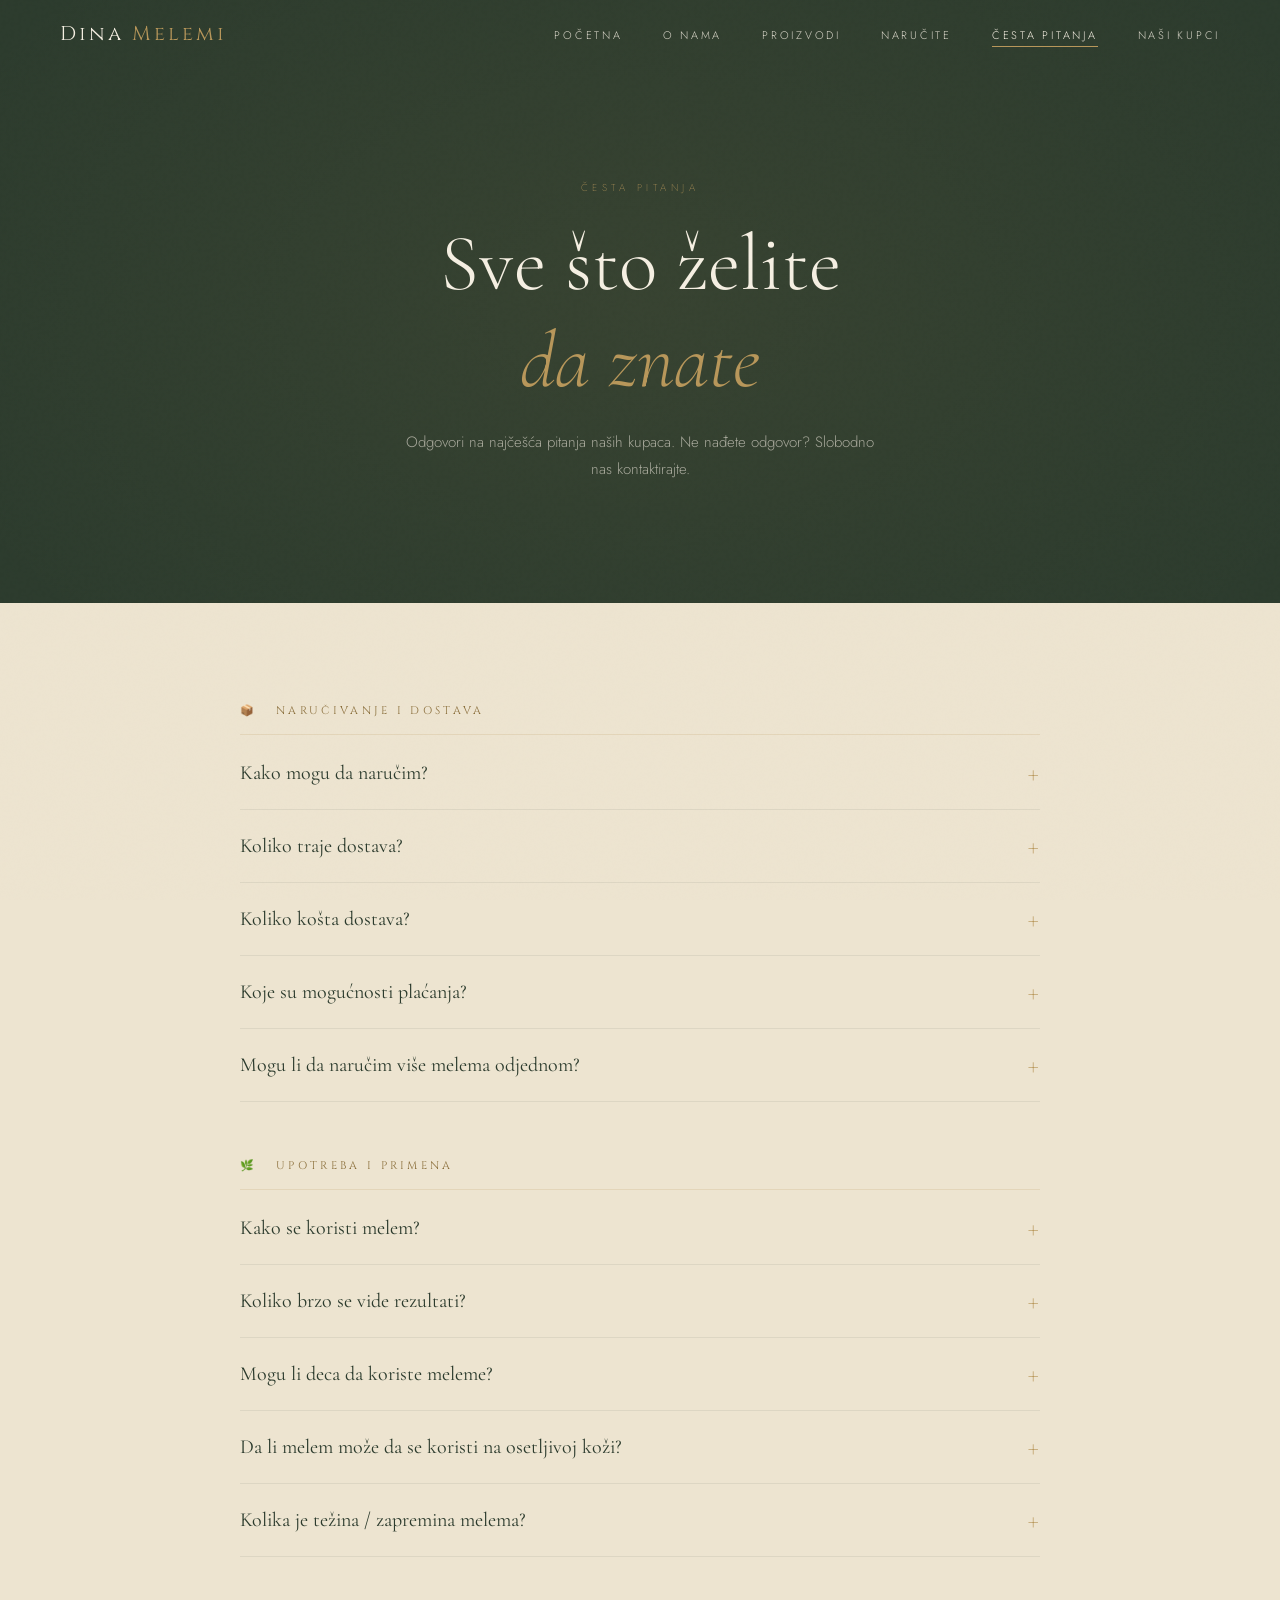
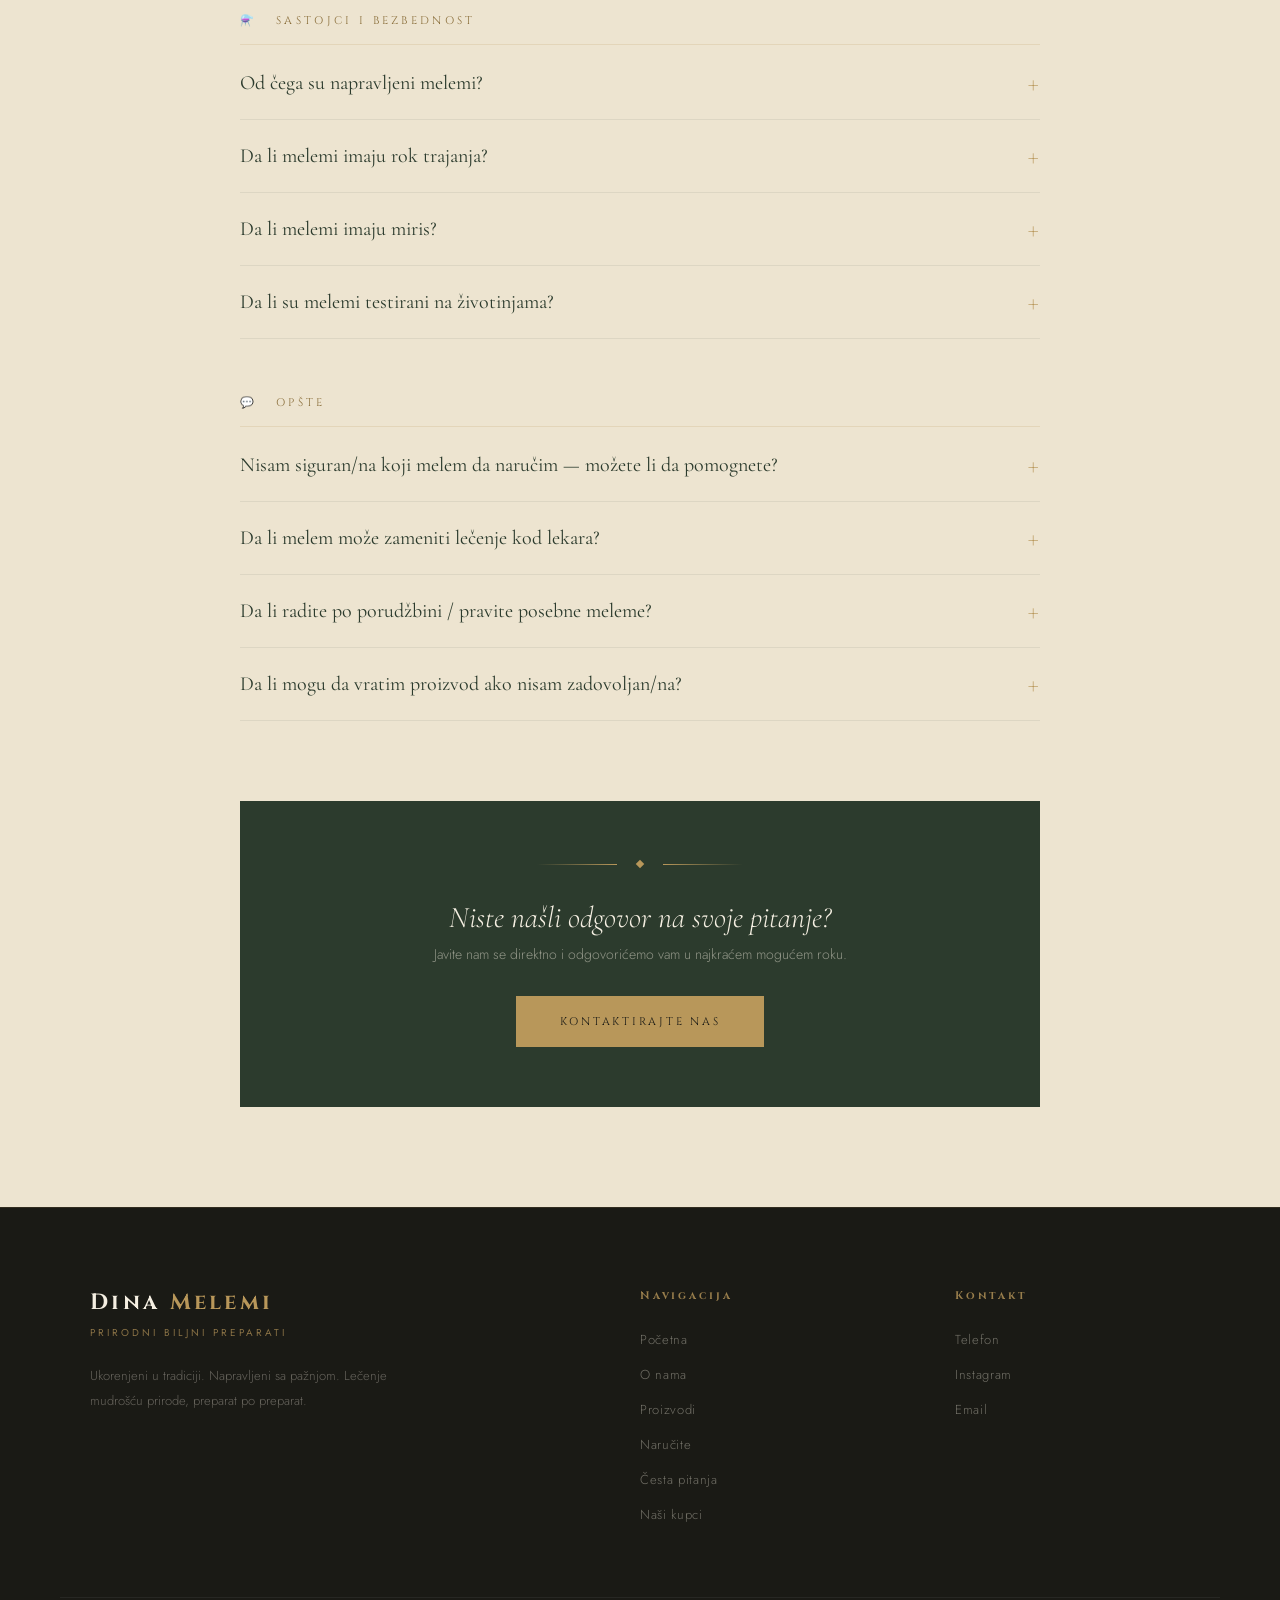
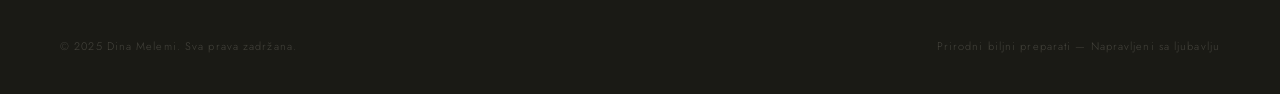
<file: faq.html>
<!DOCTYPE html>
<html lang="sr-Latn">
<head>
  <meta charset="UTF-8">
  <meta name="viewport" content="width=device-width, initial-scale=1.0">
  <title>Česta pitanja — Dina Melemi</title>
  <link rel="preconnect" href="https://fonts.googleapis.com">
  <link href="https://fonts.googleapis.com/css2?family=Cormorant+Garamond:ital,wght@0,300;0,400;0,500;0,600;1,300;1,400;1,500&family=Cinzel:wght@400;500&family=Jost:wght@200;300;400&display=swap" rel="stylesheet">
  <link rel="stylesheet" href="style.css">
</head>
<body data-page="faq">

<nav id="navbar">
  <a class="nav-logo" href="index.html">Dina <span>Melemi</span></a>
  <ul class="nav-links">
    <li><a href="index.html" data-page="home">Početna</a></li>
    <li><a href="o-nama.html" data-page="about">O nama</a></li>
    <li><a href="proizvodi.html" data-page="products">Proizvodi</a></li>
    <li><a href="narucite.html" data-page="ordering">Naručite</a></li>
    <li><a href="faq.html" data-page="faq">Česta pitanja</a></li>
    <li><a href="nasi-kupci.html" data-page="kupci">Naši kupci</a></li>
  </ul>
  <button class="nav-hamburger" id="hamburger" onclick="toggleMobileMenu()" aria-label="Meni">
    <span></span><span></span><span></span>
  </button>
</nav>
<ul class="nav-overlay" id="nav-overlay">
  <li><a href="index.html" onclick="closeMobileMenu()">Početna</a></li>
  <li><a href="o-nama.html" onclick="closeMobileMenu()">O nama</a></li>
  <li><a href="proizvodi.html" onclick="closeMobileMenu()">Proizvodi</a></li>
  <li><a href="narucite.html" onclick="closeMobileMenu()">Naručite</a></li>
  <li><a href="faq.html" onclick="closeMobileMenu()">Česta pitanja</a></li>
  <li><a href="nasi-kupci.html" onclick="closeMobileMenu()">Naši kupci</a></li>
</ul>

<main>
<div class="ordering-hero">
    <div class="section-eyebrow" style="color:var(--gold); margin-bottom:20px; font-size:10px; letter-spacing:0.45em; text-transform:uppercase; font-family:'Jost',sans-serif; font-weight:200;">Česta pitanja</div>
    <h1>Sve što želite<br><em>da znate</em></h1>
    <p style="margin-top:20px;">Odgovori na najčešća pitanja naših kupaca. Ne nađete odgovor? Slobodno nas kontaktirajte.</p>
  </div>

  <div style="padding:100px 60px; background:var(--parchment);">
    <div style="max-width:800px; margin:0 auto;">

      <!-- CATEGORY: Narudžbina -->
      <div class="faq-category reveal">
        <div class="faq-category-label">📦 &nbsp; Naručivanje i dostava</div>

        <div class="faq-item">
          <button class="faq-question" onclick="toggleFaq(this)">
            Kako mogu da naručim?
            <span class="faq-icon">+</span>
          </button>
          <div class="faq-answer">
            <p>Naručivanje je veoma jednostavno — kontaktirajte nas telefonom <strong>+381 61 257 0478</strong>, putem Instagram-a <strong><a href="https://www.instagram.com/dina.melemi/" target="_blank" style="color:inherit;">@dina.melemi</a></strong> ili Facebook-a <strong><a href="https://www.facebook.com/people/Dinini-prirodni-melemi/100063545351866/" target="_blank" style="color:inherit;">Dinini prirodni melemi</a></strong>. Recite nam koji melem vas zanima i dogovorićemo se o svemu ostalom.</p>
          </div>
        </div>

        <div class="faq-item">
          <button class="faq-question" onclick="toggleFaq(this)">
            Koliko traje dostava?
            <span class="faq-icon">+</span>
          </button>
          <div class="faq-answer">
            <p>Dostava obično traje <strong>2–4 radna dana</strong> u zavisnosti od lokacije. Šaljemo širom Srbije i regiona. Tačne informacije o dostavi dogovaramo prilikom svake porudžbine.</p>
          </div>
        </div>

        <div class="faq-item">
          <button class="faq-question" onclick="toggleFaq(this)">
            Koliko košta dostava?
            <span class="faq-icon">+</span>
          </button>
          <div class="faq-answer">
            <p>Troškovi dostave zavise od lokacije i količine porudžbine. Dogovaramo ih individualno prilikom svake porudžbine — uvek vas unapred obavestimo o ukupnim troškovima.</p>
          </div>
        </div>

        <div class="faq-item">
          <button class="faq-question" onclick="toggleFaq(this)">
            Koje su mogućnosti plaćanja?
            <span class="faq-icon">+</span>
          </button>
          <div class="faq-answer">
            <p>Prihvatamo plaćanje <strong>pouzećem</strong> (plaćanje prilikom preuzimanja paketa) i <strong>uplatom na račun</strong>. Detalji se dogovaraju prilikom porudžbine.</p>
          </div>
        </div>

        <div class="faq-item">
          <button class="faq-question" onclick="toggleFaq(this)">
            Mogu li da naručim više melema odjednom?
            <span class="faq-icon">+</span>
          </button>
          <div class="faq-answer">
            <p>Apsolutno! Možete naručiti koliko god želite melema u jednoj porudžbini. To je i praktičnije — uštedite na dostavi i uvek imate zalihu pri ruci.</p>
          </div>
        </div>
      </div>

      <!-- CATEGORY: Korišćenje -->
      <div class="faq-category reveal">
        <div class="faq-category-label">🌿 &nbsp; Upotreba i primena</div>

        <div class="faq-item">
          <button class="faq-question" onclick="toggleFaq(this)">
            Kako se koristi melem?
            <span class="faq-icon">+</span>
          </button>
          <div class="faq-answer">
            <p>Melem se nanosi direktno na zahvaćeno mesto <strong>čistim rukama ili pamučnom gazom</strong>, nežnim kružnim pokretima. Za većinu melema preporuka je nanošenje <strong>2 puta dnevno</strong> — ujutru i uveče. Uz svaki melem dobijate uputstvo za upotrebu.</p>
          </div>
        </div>

        <div class="faq-item">
          <button class="faq-question" onclick="toggleFaq(this)">
            Koliko brzo se vide rezultati?
            <span class="faq-icon">+</span>
          </button>
          <div class="faq-answer">
            <p>To zavisi od problema i osobe. Neki kupci primete poboljšanje već <strong>posle nekoliko dana</strong>, kod hroničnih stanja rezultati dolaze postepeno kroz <strong>2–4 nedelje</strong> dosledne upotrebe. Prirodni preparati deluju sporo ali sigurno — ključ je doslednost.</p>
          </div>
        </div>

        <div class="faq-item">
          <button class="faq-question" onclick="toggleFaq(this)">
            Mogu li deca da koriste meleme?
            <span class="faq-icon">+</span>
          </button>
          <div class="faq-answer">
            <p>Za decu mlađu od 3 godine preporučujemo da prvo konsultujete pedijatra. Za stariju decu, većina naših melema je pogodna — kontaktirajte nas i recite nam o kom problemu se radi, pa ćemo vas usmeriti.</p>
          </div>
        </div>

        <div class="faq-item">
          <button class="faq-question" onclick="toggleFaq(this)">
            Da li melem može da se koristi na osetljivoj koži?
            <span class="faq-icon">+</span>
          </button>
          <div class="faq-answer">
            <p>Naši melemi su prirodnog porekla i bez agresivnih hemikalija, pa su uglavnom dobro podnošljivi. Preporučujemo da pre prve upotrebe nanesete malu količinu na unutrašnji zglob i sačekate 24 sata — ako nema reakcije, slobodno koristite.</p>
          </div>
        </div>

        <div class="faq-item">
          <button class="faq-question" onclick="toggleFaq(this)">
            Kolika je težina / zapremina melema?
            <span class="faq-icon">+</span>
          </button>
          <div class="faq-answer">
            <p>Svaki melem dolazi u tegli od <strong>50 ml</strong>, što je dovoljno za duži period upotrebe pri redovnom nanošenju.</p>
          </div>
        </div>
      </div>

      <!-- CATEGORY: Sastojci -->
      <div class="faq-category reveal">
        <div class="faq-category-label">⚗️ &nbsp; Sastojci i bezbednost</div>

        <div class="faq-item">
          <button class="faq-question" onclick="toggleFaq(this)">
            Od čega su napravljeni melemi?
            <span class="faq-icon">+</span>
          </button>
          <div class="faq-answer">
            <p>Svi naši melemi su napravljeni isključivo od <strong>prirodnih biljnih sastojaka</strong> — lekovito bilje, biljna ulja i vosak. Bez veštačkih konzervansa, sintetičkih dodataka i hemikalija. Recepture su zasnovane na tradicionalnim znanjima.</p>
          </div>
        </div>

        <div class="faq-item">
          <button class="faq-question" onclick="toggleFaq(this)">
            Da li melemi imaju rok trajanja?
            <span class="faq-icon">+</span>
          </button>
          <div class="faq-answer">
            <p>Da. Rok trajanja je obično <strong>12–18 meseci</strong> od datuma proizvodnje. Čuvajte melem na hladnom i tamnom mestu, dalje od direktne sunčeve svetlosti i izvora toplote.</p>
          </div>
        </div>

        <div class="faq-item">
          <button class="faq-question" onclick="toggleFaq(this)">
            Da li melemi imaju miris?
            <span class="faq-icon">+</span>
          </button>
          <div class="faq-answer">
            <p>Mnogi naši melemi imaju <strong>prirodan biljni miris</strong> od sastojaka. Ne koristimo veštačke parfeme ni mirišljave dodatke — ono što osetite dolazi isključivo od prirodnog bilja.</p>
          </div>
        </div>

        <div class="faq-item">
          <button class="faq-question" onclick="toggleFaq(this)">
            Da li su melemi testirani na životinjama?
            <span class="faq-icon">+</span>
          </button>
          <div class="faq-answer">
            <p>Ne. Naši proizvodi <strong>nisu testirani na životinjama</strong>. Proizvodimo ručno u malim serijama, sa pažnjom i poštovanjem prema prirodi.</p>
          </div>
        </div>
      </div>

      <!-- CATEGORY: Opšte -->
      <div class="faq-category reveal">
        <div class="faq-category-label">💬 &nbsp; Opšte</div>

        <div class="faq-item">
          <button class="faq-question" onclick="toggleFaq(this)">
            Nisam siguran/na koji melem da naručim — možete li da pomognete?
            <span class="faq-icon">+</span>
          </button>
          <div class="faq-answer">
            <p>Naravno! To je upravo razlog zašto smo tu. Javite nam se, opišite problem i mi ćemo vas usmeriti ka pravom melemu. Kontaktirajte nas na <strong>+381 61 257 0478</strong> ili putem društvenih mreža.</p>
          </div>
        </div>

        <div class="faq-item">
          <button class="faq-question" onclick="toggleFaq(this)">
            Da li melem može zameniti lečenje kod lekara?
            <span class="faq-icon">+</span>
          </button>
          <div class="faq-answer">
            <p>Naši melemi su prirodni preparati za negu kože i ne zamenjuju lekarsku terapiju. Pri ozbiljnim ili hroničnim stanjima preporučujemo konsultaciju sa lekarom. Melemi mogu biti odlična <strong>dopuna</strong> redovne nege.</p>
          </div>
        </div>

        <div class="faq-item">
          <button class="faq-question" onclick="toggleFaq(this)">
            Da li radite po porudžbini / pravite posebne meleme?
            <span class="faq-icon">+</span>
          </button>
          <div class="faq-answer">
            <p>Za sada nudimo fiksnu listu preparata, ali uvek smo otvoreni za razgovor. Javite nam se ako imate specifičnu potrebu i videćemo šta možemo da uradimo.</p>
          </div>
        </div>

        <div class="faq-item">
          <button class="faq-question" onclick="toggleFaq(this)">
            Da li mogu da vratim proizvod ako nisam zadovoljan/na?
            <span class="faq-icon">+</span>
          </button>
          <div class="faq-answer">
            <p>Stalo nam je do zadovoljstva svakog kupca. Ako iz nekog razloga niste zadovoljni, <strong>kontaktirajte nas</strong> i zajedno ćemo naći rešenje. Verujemo u naše proizvode i želimo da i vi budete zadovoljni.</p>
          </div>
        </div>

      </div>

      <!-- Contact CTA -->
      <div class="reveal" style="text-align:center; margin-top:80px; padding:60px 40px; background:var(--forest);">
        <div class="ornamental-divider" style="justify-content:center; margin-bottom:32px;">
          <div class="line" style="background:linear-gradient(to right,transparent,var(--gold));"></div>
          <div class="diamond"></div>
          <div class="line rev" style="background:linear-gradient(to left,transparent,var(--gold));"></div>
        </div>
        <p style="font-family:'Cormorant Garamond',serif; font-size:clamp(20px,3vw,30px); font-weight:300; color:var(--cream); font-style:italic; margin-bottom:8px;">Niste našli odgovor na svoje pitanje?</p>
        <p style="font-size:14px; color:rgba(245,239,226,0.5); font-weight:300; margin-bottom:32px;">Javite nam se direktno i odgovorićemo vam u najkraćem mogućem roku.</p>
        <a href="narucite.html" class="btn-primary" class="btn-primary">Kontaktirajte nas</a>
      </div>

    </div>
  </div>


</div>



<!-- ══════════════════════════════════════
     STRANICA: NAŠI KUPCI
══════════════════════════════════════ -->
</main>

<footer id="site-footer">
  <div class="footer-inner">
    <div class="footer-brand">
      <h3>Dina <span>Melemi</span></h3>
      <div class="footer-brand-sub">Prirodni biljni preparati</div>
      <p>Ukorenjeni u tradiciji. Napravljeni sa pažnjom. Lečenje mudrošću prirode, preparat po preparat.</p>
    </div>
    <div class="footer-col">
      <h4>Navigacija</h4>
      <ul>
        <li><a href="index.html">Početna</a></li>
        <li><a href="o-nama.html">O nama</a></li>
        <li><a href="proizvodi.html">Proizvodi</a></li>
        <li><a href="narucite.html">Naručite</a></li>
        <li><a href="faq.html">Česta pitanja</a></li>
        <li><a href="nasi-kupci.html">Naši kupci</a></li>
      </ul>
    </div>
    <div class="footer-col">
      <h4>Kontakt</h4>
      <ul>
        <li><a href="narucite.html">Telefon</a></li>
        <li><a href="narucite.html">Instagram</a></li>
        <li><a id="footer-email-link" data-email="1" href="#">Email</a></li>
      </ul>
    </div>
  </div>
  <div class="footer-bottom">
    <p>© 2025 Dina Melemi. Sva prava zadržana.</p>
    <p>Prirodni biljni preparati — Napravljeni sa ljubavlju</p>
  </div>
</footer>

<script src="script.js"></script>
</body>
</html>
</file>
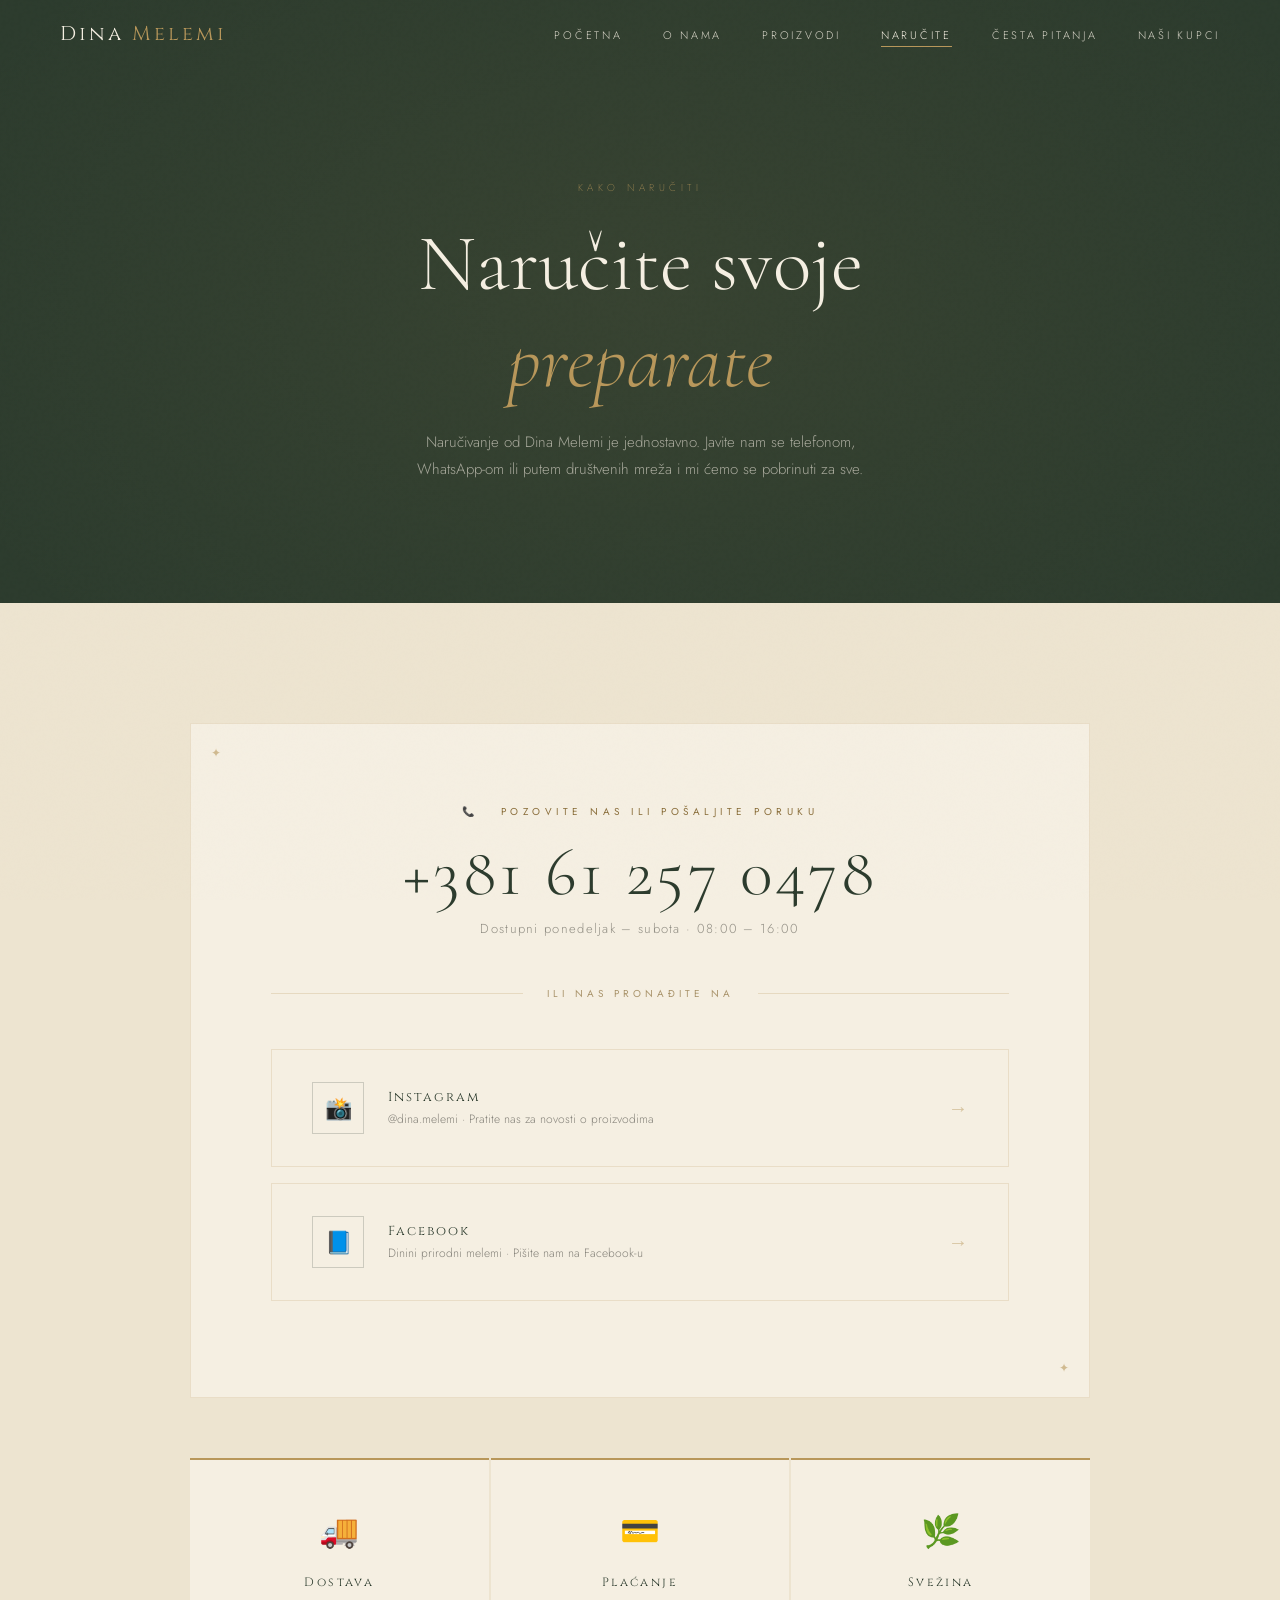
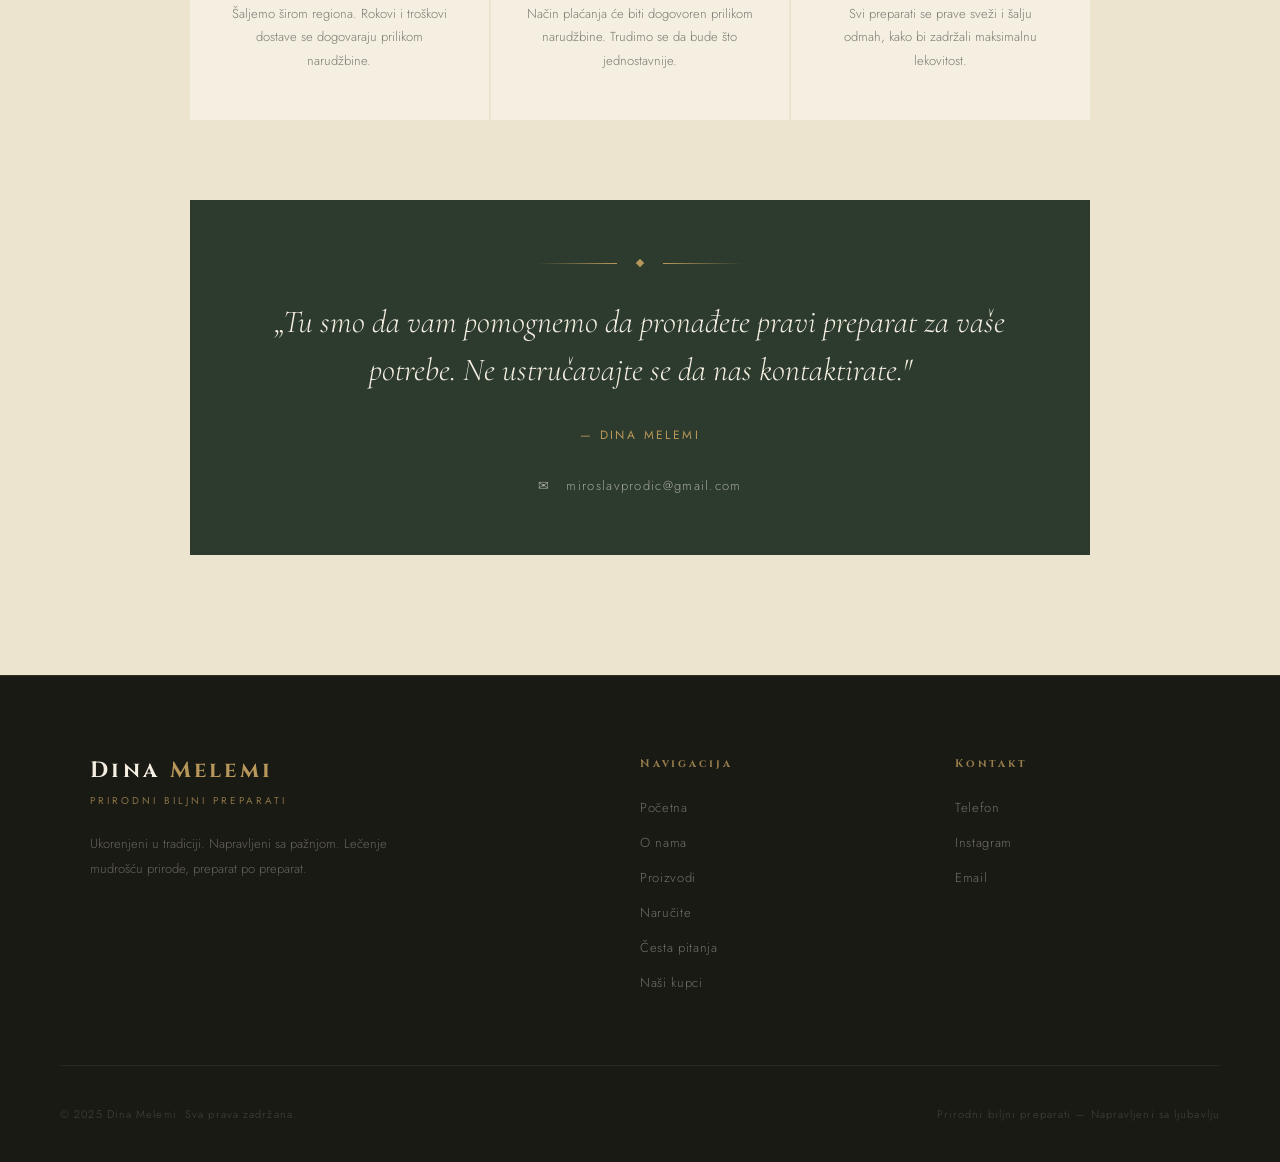
<file: narucite.html>
<!DOCTYPE html>
<html lang="sr-Latn">
<head>
  <meta charset="UTF-8">
  <meta name="viewport" content="width=device-width, initial-scale=1.0">
  <title>Naručite — Dina Melemi</title>
  <link rel="preconnect" href="https://fonts.googleapis.com">
  <link href="https://fonts.googleapis.com/css2?family=Cormorant+Garamond:ital,wght@0,300;0,400;0,500;0,600;1,300;1,400;1,500&family=Cinzel:wght@400;500&family=Jost:wght@200;300;400&display=swap" rel="stylesheet">
  <link rel="stylesheet" href="style.css">
</head>
<body data-page="ordering">

<nav id="navbar">
  <a class="nav-logo" href="index.html">Dina <span>Melemi</span></a>
  <ul class="nav-links">
    <li><a href="index.html" data-page="home">Početna</a></li>
    <li><a href="o-nama.html" data-page="about">O nama</a></li>
    <li><a href="proizvodi.html" data-page="products">Proizvodi</a></li>
    <li><a href="narucite.html" data-page="ordering">Naručite</a></li>
    <li><a href="faq.html" data-page="faq">Česta pitanja</a></li>
    <li><a href="nasi-kupci.html" data-page="kupci">Naši kupci</a></li>
  </ul>
  <button class="nav-hamburger" id="hamburger" onclick="toggleMobileMenu()" aria-label="Meni">
    <span></span><span></span><span></span>
  </button>
</nav>
<ul class="nav-overlay" id="nav-overlay">
  <li><a href="index.html" onclick="closeMobileMenu()">Početna</a></li>
  <li><a href="o-nama.html" onclick="closeMobileMenu()">O nama</a></li>
  <li><a href="proizvodi.html" onclick="closeMobileMenu()">Proizvodi</a></li>
  <li><a href="narucite.html" onclick="closeMobileMenu()">Naručite</a></li>
  <li><a href="faq.html" onclick="closeMobileMenu()">Česta pitanja</a></li>
  <li><a href="nasi-kupci.html" onclick="closeMobileMenu()">Naši kupci</a></li>
</ul>

<main>
<div class="ordering-hero">
    <div class="section-eyebrow" style="color:var(--gold); margin-bottom:20px; font-size:10px; letter-spacing:0.45em; text-transform:uppercase; font-family:'Jost',sans-serif; font-weight:200;">Kako naručiti</div>
    <h1>Naručite svoje<br><em>preparate</em></h1>
    <p style="margin-top:20px;">Naručivanje od Dina Melemi je jednostavno. Javite nam se telefonom, WhatsApp-om ili putem društvenih mreža i mi ćemo se pobrinuti za sve.</p>
  </div>

  <div class="ordering-section">
    <div class="ordering-inner">

      <div class="ordering-card reveal">
        <div class="ordering-label">📞 &nbsp; Pozovite nas ili pošaljite poruku</div>

        <div class="ordering-phone">
          <!-- UREDITE: Zamenite pravim brojem telefona -->
          <a href="tel:+381612570478">+381 61 257 0478</a>
        </div>
        <div class="ordering-phone-sub">Dostupni ponedeljak – subota · 08:00 – 16:00</div>

        <div class="ordering-divider">
          <div class="line"></div>
          <span>ili nas pronađite na</span>
          <div class="line"></div>
        </div>

        <!-- UREDITE: Zamenite # pravim linkovima -->
        <a href="https://www.instagram.com/dina.melemi/" class="social-link-card" target="_blank">
          <div class="social-icon">📸</div>
          <div class="social-info">
            <div class="social-name">Instagram</div>
            <div class="social-desc">@dina.melemi · Pratite nas za novosti o proizvodima</div>
          </div>
          <div class="social-arrow">→</div>
        </a>

        <a href="https://www.facebook.com/people/Dinini-prirodni-melemi/100063545351866/" class="social-link-card" target="_blank">
          <div class="social-icon">📘</div>
          <div class="social-info">
            <div class="social-name">Facebook</div>
            <div class="social-desc">Dinini prirodni melemi · Pišite nam na Facebook-u</div>
          </div>
          <div class="social-arrow">→</div>
        </a>

      </div>

      <div class="ordering-info-grid reveal">
        <div class="info-box">
          <div class="info-box-icon">🚚</div>
          <div class="info-box-title">Dostava</div>
          <p class="info-box-body">Šaljemo širom regiona. Rokovi i troškovi dostave se dogovaraju prilikom narudžbine.</p>
        </div>
        <div class="info-box">
          <div class="info-box-icon">💳</div>
          <div class="info-box-title">Plaćanje</div>
          <p class="info-box-body">Način plaćanja će biti dogovoren prilikom narudžbine. Trudimo se da bude što jednostavnije.</p>
        </div>
        <div class="info-box">
          <div class="info-box-icon">🌿</div>
          <div class="info-box-title">Svežina</div>
          <p class="info-box-body">Svi preparati se prave sveži i šalju odmah, kako bi zadržali maksimalnu lekovitost.</p>
        </div>
      </div>

      <div style="text-align:center; margin-top:80px; padding:60px 40px; background:var(--forest); color:var(--cream);">
        <div class="ornamental-divider" style="justify-content:center; margin-bottom:32px;">
          <div class="line" style="background:linear-gradient(to right, transparent, var(--gold));"></div>
          <div class="diamond"></div>
          <div class="line rev" style="background:linear-gradient(to left, transparent, var(--gold));"></div>
        </div>
        <p style="font-family:'Cormorant Garamond',serif; font-size:clamp(20px,3vw,32px); font-weight:300; line-height:1.5; font-style:italic; margin-bottom:32px; color:var(--cream);">„Tu smo da vam pomognemo da pronađete pravi preparat za vaše potrebe. Ne ustručavajte se da nas kontaktirate."</p>
        <p style="font-size:12px; letter-spacing:0.2em; color:var(--gold); text-transform:uppercase; margin-bottom:32px;">— Dina Melemi</p>
        <p style="font-size:13px; font-weight:300; letter-spacing:0.1em; color:rgba(245,239,226,0.6); font-family:'Jost',sans-serif;">✉ &nbsp; miroslavprodic&#64;gmail.com</p>
      </div>

    </div>
  </div>

</div>

<!-- ══════════════════════════════════════
     STRANICA: FAQ
══════════════════════════════════════ -->
</main>

<footer id="site-footer">
  <div class="footer-inner">
    <div class="footer-brand">
      <h3>Dina <span>Melemi</span></h3>
      <div class="footer-brand-sub">Prirodni biljni preparati</div>
      <p>Ukorenjeni u tradiciji. Napravljeni sa pažnjom. Lečenje mudrošću prirode, preparat po preparat.</p>
    </div>
    <div class="footer-col">
      <h4>Navigacija</h4>
      <ul>
        <li><a href="index.html">Početna</a></li>
        <li><a href="o-nama.html">O nama</a></li>
        <li><a href="proizvodi.html">Proizvodi</a></li>
        <li><a href="narucite.html">Naručite</a></li>
        <li><a href="faq.html">Česta pitanja</a></li>
        <li><a href="nasi-kupci.html">Naši kupci</a></li>
      </ul>
    </div>
    <div class="footer-col">
      <h4>Kontakt</h4>
      <ul>
        <li><a href="narucite.html">Telefon</a></li>
        <li><a href="narucite.html">Instagram</a></li>
        <li><a id="footer-email-link" data-email="1" href="#">Email</a></li>
      </ul>
    </div>
  </div>
  <div class="footer-bottom">
    <p>© 2025 Dina Melemi. Sva prava zadržana.</p>
    <p>Prirodni biljni preparati — Napravljeni sa ljubavlju</p>
  </div>
</footer>

<script src="script.js"></script>
</body>
</html>
</file>
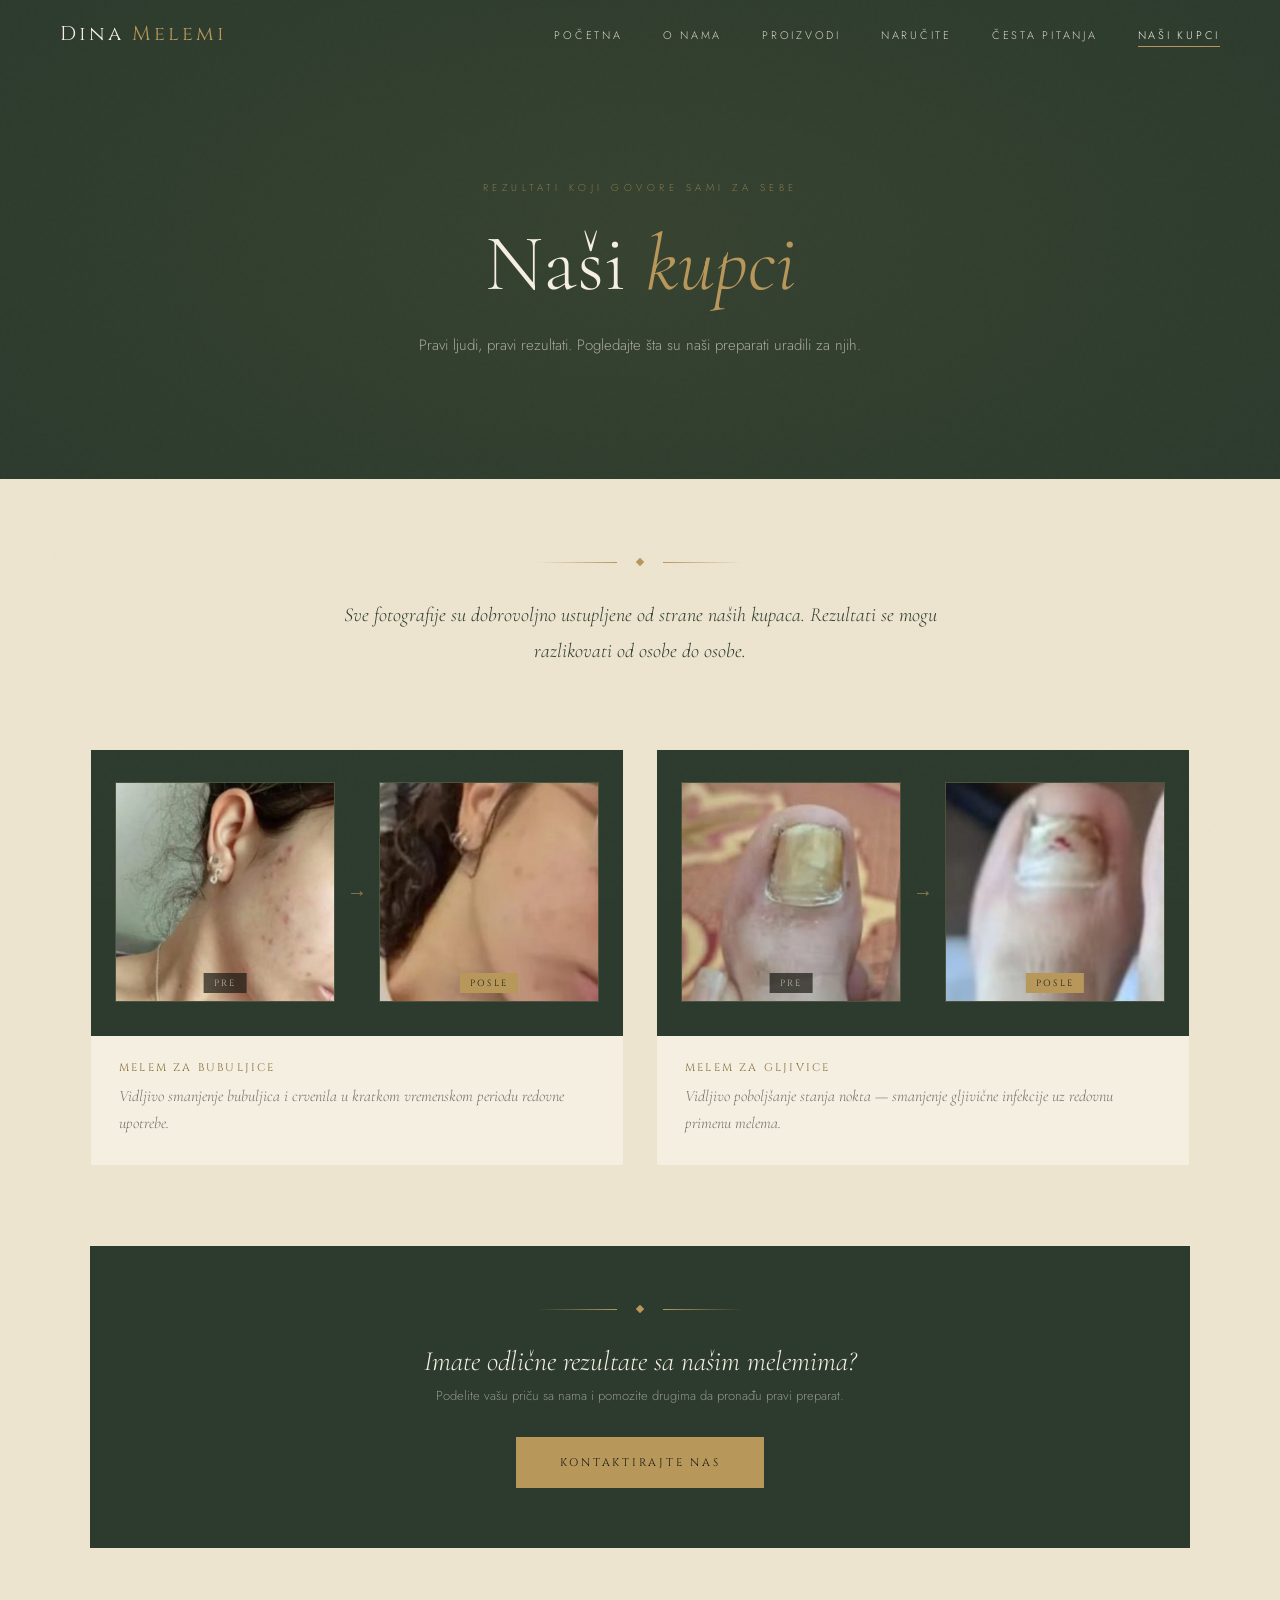
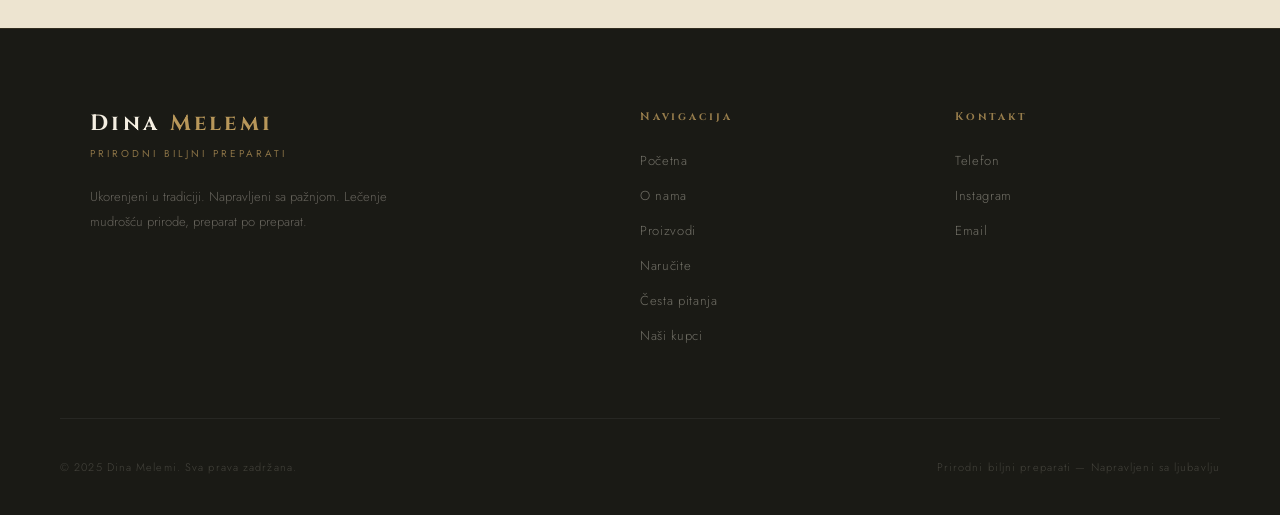
<file: nasi-kupci.html>
<!DOCTYPE html>
<html lang="sr-Latn">
<head>
  <meta charset="UTF-8">
  <meta name="viewport" content="width=device-width, initial-scale=1.0">
  <title>Naši kupci — Dina Melemi</title>
  <link rel="preconnect" href="https://fonts.googleapis.com">
  <link href="https://fonts.googleapis.com/css2?family=Cormorant+Garamond:ital,wght@0,300;0,400;0,500;0,600;1,300;1,400;1,500&family=Cinzel:wght@400;500&family=Jost:wght@200;300;400&display=swap" rel="stylesheet">
  <link rel="stylesheet" href="style.css">
</head>
<body data-page="kupci">

<nav id="navbar">
  <a class="nav-logo" href="index.html">Dina <span>Melemi</span></a>
  <ul class="nav-links">
    <li><a href="index.html" data-page="home">Početna</a></li>
    <li><a href="o-nama.html" data-page="about">O nama</a></li>
    <li><a href="proizvodi.html" data-page="products">Proizvodi</a></li>
    <li><a href="narucite.html" data-page="ordering">Naručite</a></li>
    <li><a href="faq.html" data-page="faq">Česta pitanja</a></li>
    <li><a href="nasi-kupci.html" data-page="kupci">Naši kupci</a></li>
  </ul>
  <button class="nav-hamburger" id="hamburger" onclick="toggleMobileMenu()" aria-label="Meni">
    <span></span><span></span><span></span>
  </button>
</nav>
<ul class="nav-overlay" id="nav-overlay">
  <li><a href="index.html" onclick="closeMobileMenu()">Početna</a></li>
  <li><a href="o-nama.html" onclick="closeMobileMenu()">O nama</a></li>
  <li><a href="proizvodi.html" onclick="closeMobileMenu()">Proizvodi</a></li>
  <li><a href="narucite.html" onclick="closeMobileMenu()">Naručite</a></li>
  <li><a href="faq.html" onclick="closeMobileMenu()">Česta pitanja</a></li>
  <li><a href="nasi-kupci.html" onclick="closeMobileMenu()">Naši kupci</a></li>
</ul>

<main>
<div class="ordering-hero">
    <div class="section-eyebrow" style="color:var(--gold); margin-bottom:20px; font-size:10px; letter-spacing:0.45em; text-transform:uppercase; font-family:'Jost',sans-serif; font-weight:200;">Rezultati koji govore sami za sebe</div>
    <h1>Naši <em>kupci</em></h1>
    <p style="margin-top:20px;">Pravi ljudi, pravi rezultati. Pogledajte šta su naši preparati uradili za njih.</p>
  </div>

  <div style="padding:80px 60px; background:var(--parchment);">
    <div style="max-width:1100px; margin:0 auto;">

      <!-- INTRO -->
      <div class="reveal" style="text-align:center; margin-bottom:80px;">
        <div class="ornamental-divider" style="justify-content:center; margin-bottom:32px;">
          <div class="line" style="background:linear-gradient(to right,transparent,var(--gold));"></div>
          <div class="diamond"></div>
          <div class="line rev" style="background:linear-gradient(to left,transparent,var(--gold));"></div>
        </div>
        <p style="font-family:'Cormorant Garamond',serif; font-size:20px; font-weight:300; color:var(--forest); font-style:italic; max-width:600px; margin:0 auto; line-height:1.8;">Sve fotografije su dobrovoljno ustupljene od strane naših kupaca. Rezultati se mogu razlikovati od osobe do osobe.</p>
      </div>

      <!-- BEFORE/AFTER GRID -->
      <div id="kupci-grid" style="display:grid; grid-template-columns:repeat(2,1fr); gap:32px;">

        <!-- KARTA 1: Melem za bubuljice -->
        <div class="ba-card reveal">
          <div class="ba-images">
            <div class="ba-slot">
              <img src="[data-uri]" alt="Pre - Melem za bubuljice" />
              <div class="ba-label-before">Pre</div>
            </div>
            <div class="ba-arrow">→</div>
            <div class="ba-slot">
              <img src="[data-uri]" alt="Posle - Melem za bubuljice" />
              <div class="ba-label-after">Posle</div>
            </div>
          </div>
          <div class="ba-info">
            <div class="ba-product">Melem za bubuljice</div>
            <p class="ba-desc">Vidljivo smanjenje bubuljica i crvenila u kratkom vremenskom periodu redovne upotrebe.</p>
          </div>
        </div>

        <!-- KARTA 2: Melem za gljivice -->
        <div class="ba-card reveal reveal-delay-1">
          <div class="ba-images">
            <div class="ba-slot">
              <img src="[data-uri]" alt="Pre - Melem za gljivice" />
              <div class="ba-label-before">Pre</div>
            </div>
            <div class="ba-arrow">→</div>
            <div class="ba-slot">
              <img src="[data-uri]" alt="Posle - Melem za gljivice" style="object-position: center 30%;" />
              <div class="ba-label-after">Posle</div>
            </div>
          </div>
          <div class="ba-info">
            <div class="ba-product">Melem za gljivice</div>
            <p class="ba-desc">Vidljivo poboljšanje stanja nokta — smanjenje gljivične infekcije uz redovnu primenu melema.</p>
          </div>
        </div>

      </div>

      <!-- CTA -->
      <div class="reveal" style="text-align:center; margin-top:80px; padding:60px 40px; background:var(--forest);">
        <div class="ornamental-divider" style="justify-content:center; margin-bottom:32px;">
          <div class="line" style="background:linear-gradient(to right,transparent,var(--gold));"></div>
          <div class="diamond"></div>
          <div class="line rev" style="background:linear-gradient(to left,transparent,var(--gold));"></div>
        </div>
        <p style="font-family:'Cormorant Garamond',serif; font-size:clamp(18px,3vw,28px); font-weight:300; color:var(--cream); font-style:italic; margin-bottom:8px;">Imate odlične rezultate sa našim melemima?</p>
        <p style="font-size:13px; color:rgba(245,239,226,0.5); margin-bottom:32px; font-weight:300;">Podelite vašu priču sa nama i pomozite drugima da pronađu pravi preparat.</p>
        <a href="narucite.html" class="btn-primary" class="btn-primary">Kontaktirajte nas</a>
      </div>

    </div>
  </div>

</div>


<script>
function toggleMobileMenu() {
  var h = document.getElementById('hamburger');
  var o = document.getElementById('nav-overlay');
  var isOpen = h.classList.contains('open');
  if (isOpen) {
    h.classList.remove('open');
    o.classList.remove('open');
    document.body.style.overflow = '';
  } else {
    h.classList.add('open');
    o.classList.add('open');
    document.body.style.overflow = 'hidden';
  }
}

function closeMobileMenu() {
  var h = document.getElementById('hamburger');
  var o = document.getElementById('nav-overlay');
  if (h) h.classList.remove('open');
  if (o) o.classList.remove('open');
  document.body.style.overflow = '';
}

function toggleFaq(btn) {
  var answer = btn.nextElementSibling;
  var isOpen = btn.classList.contains('open');
  document.querySelectorAll('.faq-question.open').forEach(function(q) {
    q.classList.remove('open');
    q.nextElementSibling.classList.remove('open');
  });
  if (!isOpen) {
    btn.classList.add('open');
    answer.classList.add('open');
  }
}

function getEmail() {
  var u = 'miroslavprodic';
  var d = 'gmail.com';
  return 'mailto:' + u + '@' + d;
}

function populateEmails() {
  var u = 'miroslavprodic';
  var d = 'gmail.com';
  var addr = u + '@' + d;
  var bannerText = document.getElementById('banner-email-text');
  if (bannerText) bannerText.textContent = addr;
  var bannerLink = document.getElementById('banner-email-link');
  if (bannerLink) bannerLink.href = 'mailto:' + addr;
}

function showPage(name) {
  document.querySelectorAll('.page').forEach(function(p) { p.classList.remove('active'); });
  var page = document.getElementById('page-' + name);
  if (page) page.classList.add('active');
  window.scrollTo({ top: 0, behavior: 'smooth' });
  closeMobileMenu();
  setTimeout(initReveal, 100);
}

window.addEventListener('scroll', function() {
  var nav = document.getElementById('navbar');
  if (window.scrollY > 60) nav.classList.add('scrolled');
  else nav.classList.remove('scrolled');
});

function initReveal() {
  var elements = document.querySelectorAll('.page.active .reveal');
  var observer = new IntersectionObserver(function(entries) {
    entries.forEach(function(entry) {
      if (entry.isIntersecting) entry.target.classList.add('visible');
    });
  }, { threshold: 0.12 });
  elements.forEach(function(el) { observer.observe(el); });
}

window.addEventListener('DOMContentLoaded', initReveal);
window.addEventListener('DOMContentLoaded', populateEmails);
window.addEventListener('load', initReveal);
</script>
</main>

<footer id="site-footer">
  <div class="footer-inner">
    <div class="footer-brand">
      <h3>Dina <span>Melemi</span></h3>
      <div class="footer-brand-sub">Prirodni biljni preparati</div>
      <p>Ukorenjeni u tradiciji. Napravljeni sa pažnjom. Lečenje mudrošću prirode, preparat po preparat.</p>
    </div>
    <div class="footer-col">
      <h4>Navigacija</h4>
      <ul>
        <li><a href="index.html">Početna</a></li>
        <li><a href="o-nama.html">O nama</a></li>
        <li><a href="proizvodi.html">Proizvodi</a></li>
        <li><a href="narucite.html">Naručite</a></li>
        <li><a href="faq.html">Česta pitanja</a></li>
        <li><a href="nasi-kupci.html">Naši kupci</a></li>
      </ul>
    </div>
    <div class="footer-col">
      <h4>Kontakt</h4>
      <ul>
        <li><a href="narucite.html">Telefon</a></li>
        <li><a href="narucite.html">Instagram</a></li>
        <li><a id="footer-email-link" data-email="1" href="#">Email</a></li>
      </ul>
    </div>
  </div>
  <div class="footer-bottom">
    <p>© 2025 Dina Melemi. Sva prava zadržana.</p>
    <p>Prirodni biljni preparati — Napravljeni sa ljubavlju</p>
  </div>
</footer>

<script src="script.js"></script>
</body>
</html>
</file>
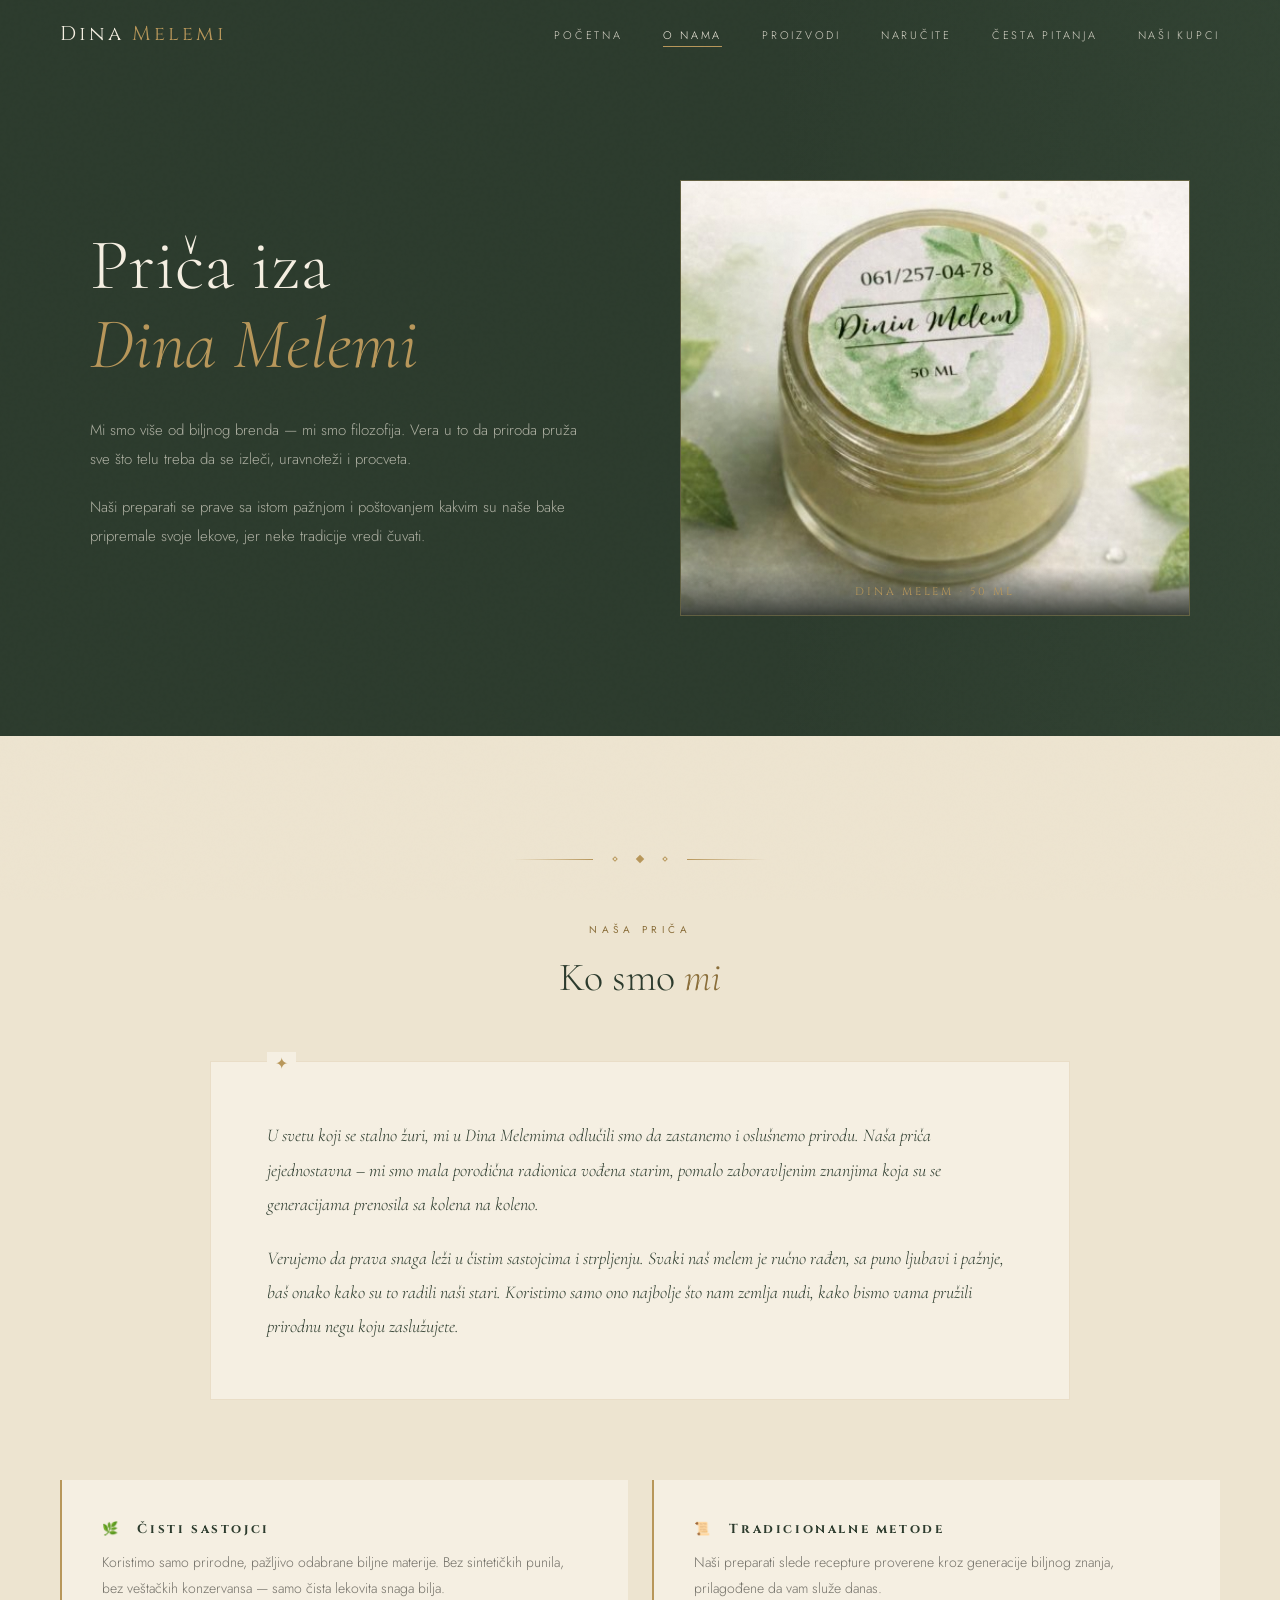
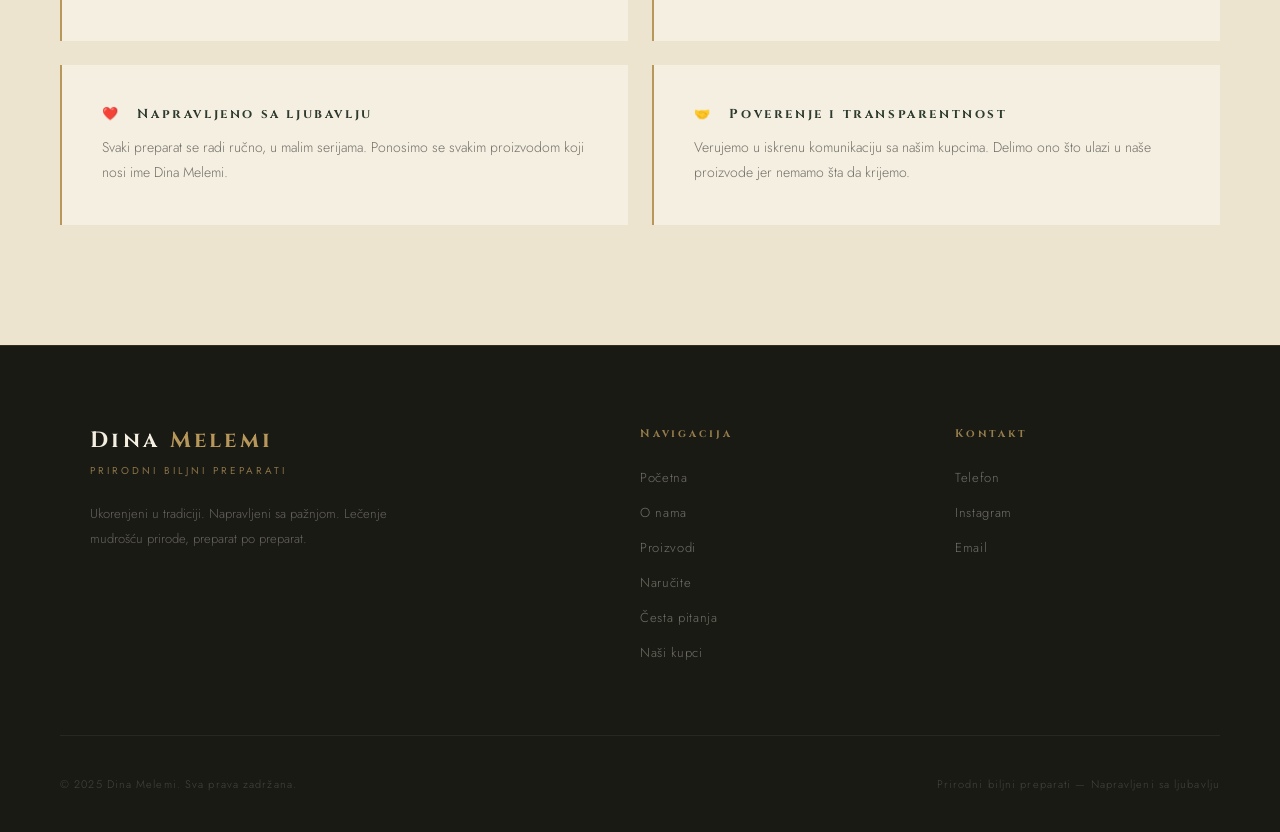
<file: o-nama.html>
<!DOCTYPE html>
<html lang="sr-Latn">
<head>
  <meta charset="UTF-8">
  <meta name="viewport" content="width=device-width, initial-scale=1.0">
  <title>O nama — Dina Melemi</title>
  <link rel="preconnect" href="https://fonts.googleapis.com">
  <link href="https://fonts.googleapis.com/css2?family=Cormorant+Garamond:ital,wght@0,300;0,400;0,500;0,600;1,300;1,400;1,500&family=Cinzel:wght@400;500&family=Jost:wght@200;300;400&display=swap" rel="stylesheet">
  <link rel="stylesheet" href="style.css">
</head>
<body data-page="about">

<nav id="navbar">
  <a class="nav-logo" href="index.html">Dina <span>Melemi</span></a>
  <ul class="nav-links">
    <li><a href="index.html" data-page="home">Početna</a></li>
    <li><a href="o-nama.html" data-page="about">O nama</a></li>
    <li><a href="proizvodi.html" data-page="products">Proizvodi</a></li>
    <li><a href="narucite.html" data-page="ordering">Naručite</a></li>
    <li><a href="faq.html" data-page="faq">Česta pitanja</a></li>
    <li><a href="nasi-kupci.html" data-page="kupci">Naši kupci</a></li>
  </ul>
  <button class="nav-hamburger" id="hamburger" onclick="toggleMobileMenu()" aria-label="Meni">
    <span></span><span></span><span></span>
  </button>
</nav>
<ul class="nav-overlay" id="nav-overlay">
  <li><a href="index.html" onclick="closeMobileMenu()">Početna</a></li>
  <li><a href="o-nama.html" onclick="closeMobileMenu()">O nama</a></li>
  <li><a href="proizvodi.html" onclick="closeMobileMenu()">Proizvodi</a></li>
  <li><a href="narucite.html" onclick="closeMobileMenu()">Naručite</a></li>
  <li><a href="faq.html" onclick="closeMobileMenu()">Česta pitanja</a></li>
  <li><a href="nasi-kupci.html" onclick="closeMobileMenu()">Naši kupci</a></li>
</ul>

<main>
<div class="about-hero">
    <div class="about-hero-inner">
      <div class="about-hero-left">
        <h1>Priča iza<br><em>Dina Melemi</em></h1>
        <p>Mi smo više od biljnog brenda — mi smo filozofija. Vera u to da priroda pruža sve što telu treba da se izleči, uravnoteži i procveta.</p>
        <p>Naši preparati se prave sa istom pažnjom i poštovanjem kakvim su naše bake pripremale svoje lekove, jer neke tradicije vredi čuvati.</p>
      </div>
      <div class="about-visual">
        <div class="about-frame" style="padding:0; overflow:hidden; border:1px solid rgba(184,151,90,0.35); position:relative;">
          <img src="[data-uri]" alt="Dina Melemi proizvod" style="width:100%; display:block; object-fit:cover; border-radius:0;" />
          <div style="position:absolute; bottom:0; left:0; right:0; padding:16px 20px; background:linear-gradient(to top, rgba(28,35,28,0.85), transparent);">
            <div style="font-family:'Cinzel',serif; font-size:11px; letter-spacing:0.25em; color:var(--gold); text-transform:uppercase;">Dina Melem · 50 ml</div>
          </div>
        </div>
      </div>
    </div>
  </div>

  <div class="about-content">
    <div class="about-content-inner">
      <div class="ornamental-divider" style="margin-bottom:60px;">
        <div class="line"></div>
        <div class="small-diamond"></div>
        <div class="diamond"></div>
        <div class="small-diamond"></div>
        <div class="line rev"></div>
      </div>

      <div class="section-eyebrow text-center" style="margin-bottom:16px;">Naša priča</div>
      <h2 class="text-center" style="font-family:'Cormorant Garamond',serif; font-size:40px; font-weight:300; color:var(--forest); margin-bottom:60px; line-height:1.2;">Ko smo <em style="font-style:italic; color:var(--gold-dark);">mi</em></h2>

      <div class="about-textarea-wrapper reveal">
        <p style="font-family:'Cormorant Garamond',serif; font-size:18px; font-weight:300; line-height:1.9; color:var(--forest); font-style:italic; margin-bottom:20px;">U svetu koji se stalno žuri, mi u Dina Melemima odlučili smo da zastanemo i oslušnemo prirodu. Naša priča jejednostavna – mi smo mala porodična radionica vođena starim, pomalo zaboravljenim znanjima koja su se generacijama prenosila sa kolena na koleno.</p>
        <p style="font-family:'Cormorant Garamond',serif; font-size:18px; font-weight:300; line-height:1.9; color:var(--forest); font-style:italic;">Verujemo da prava snaga leži u čistim sastojcima i strpljenju. Svaki naš melem je ručno rađen, sa puno ljubavi i pažnje, baš onako kako su to radili naši stari. Koristimo samo ono najbolje što nam zemlja nudi, kako bismo vama pružili prirodnu negu koju zaslužujete.</p>
      </div>
      </div>

      <div class="values-grid reveal" style="margin-top:80px;">
        <div class="value-item">
          <h3>🌿 &nbsp; Čisti sastojci</h3>
          <p>Koristimo samo prirodne, pažljivo odabrane biljne materije. Bez sintetičkih punila, bez veštačkih konzervansa — samo čista lekovita snaga bilja.</p>
        </div>
        <div class="value-item">
          <h3>📜 &nbsp; Tradicionalne metode</h3>
          <p>Naši preparati slede recepture proverene kroz generacije biljnog znanja, prilagođene da vam služe danas.</p>
        </div>
        <div class="value-item">
          <h3>❤️ &nbsp; Napravljeno sa ljubavlju</h3>
          <p>Svaki preparat se radi ručno, u malim serijama. Ponosimo se svakim proizvodom koji nosi ime Dina Melemi.</p>
        </div>
        <div class="value-item">
          <h3>🤝 &nbsp; Poverenje i transparentnost</h3>
          <p>Verujemo u iskrenu komunikaciju sa našim kupcima. Delimo ono što ulazi u naše proizvode jer nemamo šta da krijemo.</p>
        </div>
      </div>

    </div>
  </div>

</div>

<!-- ══════════════════════════════════════
     STRANICA: PROIZVODI
══════════════════════════════════════ -->
</main>

<footer id="site-footer">
  <div class="footer-inner">
    <div class="footer-brand">
      <h3>Dina <span>Melemi</span></h3>
      <div class="footer-brand-sub">Prirodni biljni preparati</div>
      <p>Ukorenjeni u tradiciji. Napravljeni sa pažnjom. Lečenje mudrošću prirode, preparat po preparat.</p>
    </div>
    <div class="footer-col">
      <h4>Navigacija</h4>
      <ul>
        <li><a href="index.html">Početna</a></li>
        <li><a href="o-nama.html">O nama</a></li>
        <li><a href="proizvodi.html">Proizvodi</a></li>
        <li><a href="narucite.html">Naručite</a></li>
        <li><a href="faq.html">Česta pitanja</a></li>
        <li><a href="nasi-kupci.html">Naši kupci</a></li>
      </ul>
    </div>
    <div class="footer-col">
      <h4>Kontakt</h4>
      <ul>
        <li><a href="narucite.html">Telefon</a></li>
        <li><a href="narucite.html">Instagram</a></li>
        <li><a id="footer-email-link" data-email="1" href="#">Email</a></li>
      </ul>
    </div>
  </div>
  <div class="footer-bottom">
    <p>© 2025 Dina Melemi. Sva prava zadržana.</p>
    <p>Prirodni biljni preparati — Napravljeni sa ljubavlju</p>
  </div>
</footer>

<script src="script.js"></script>
</body>
</html>
</file>
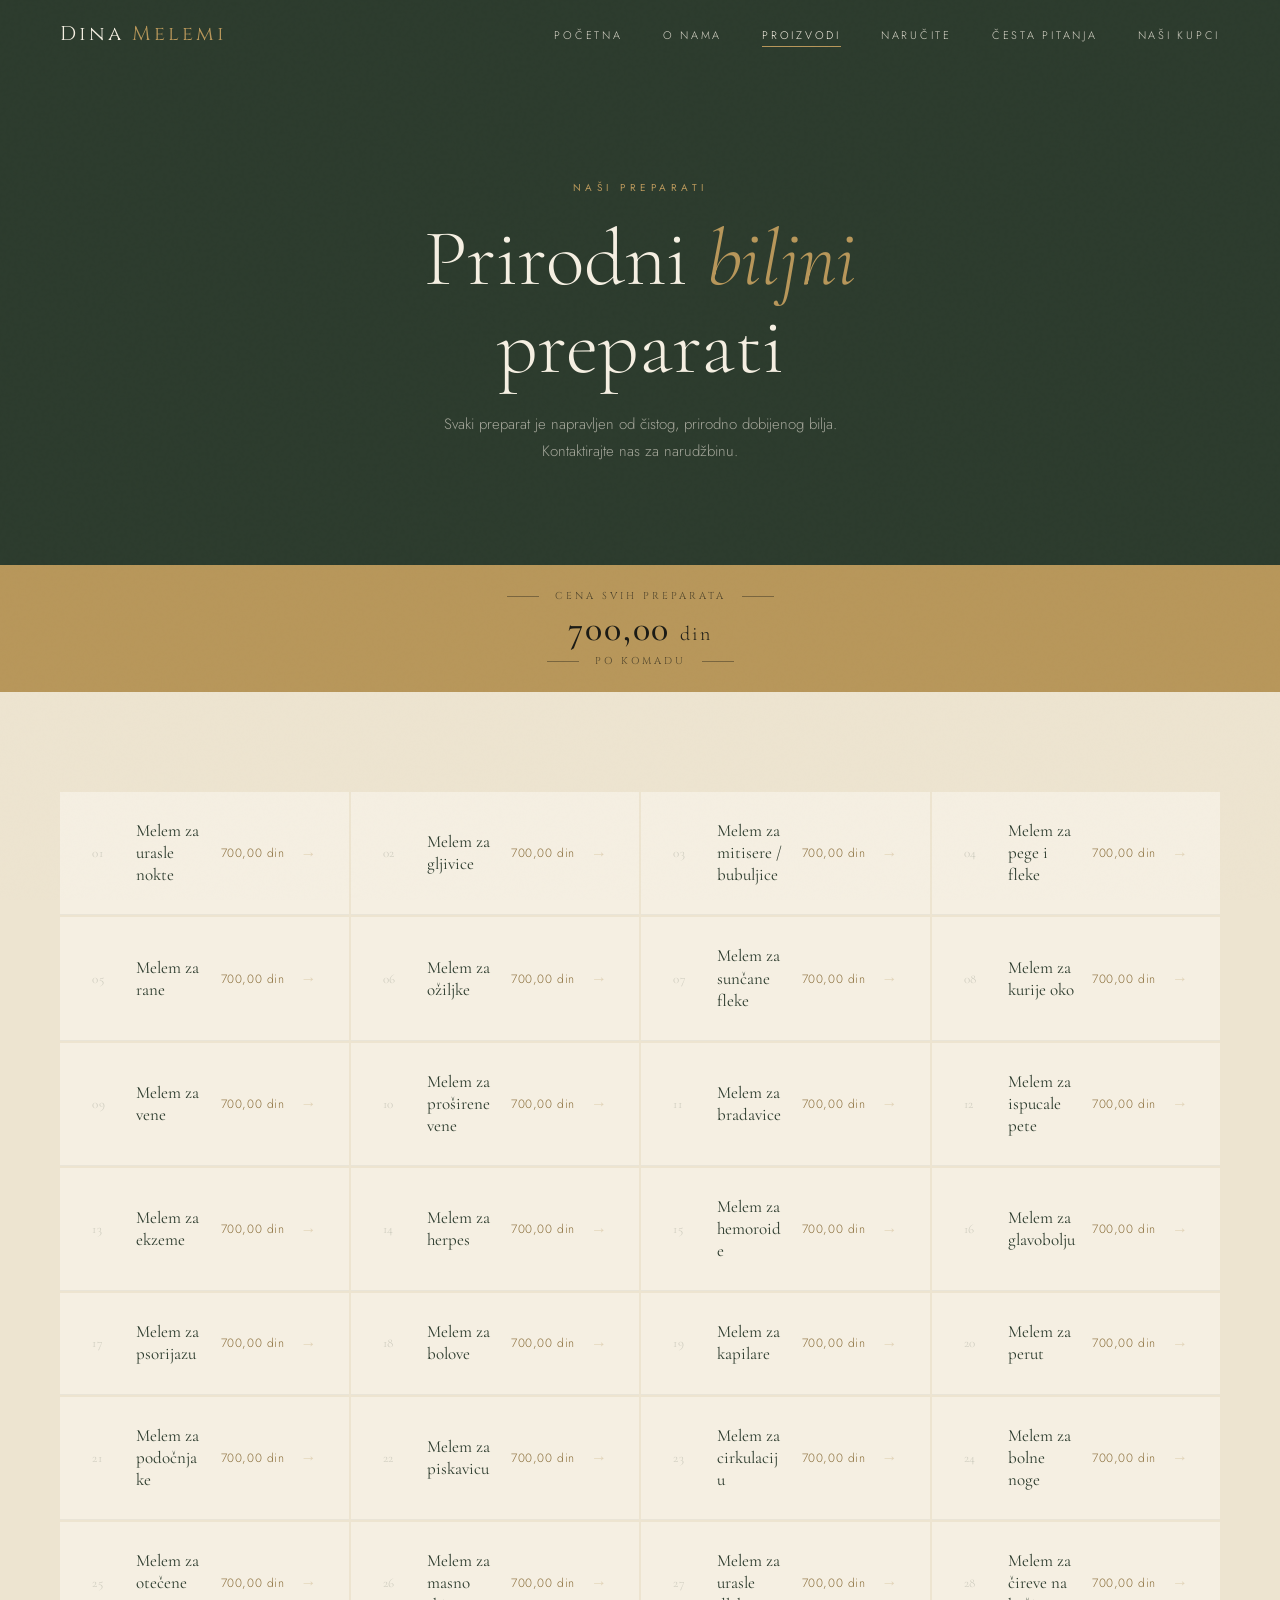
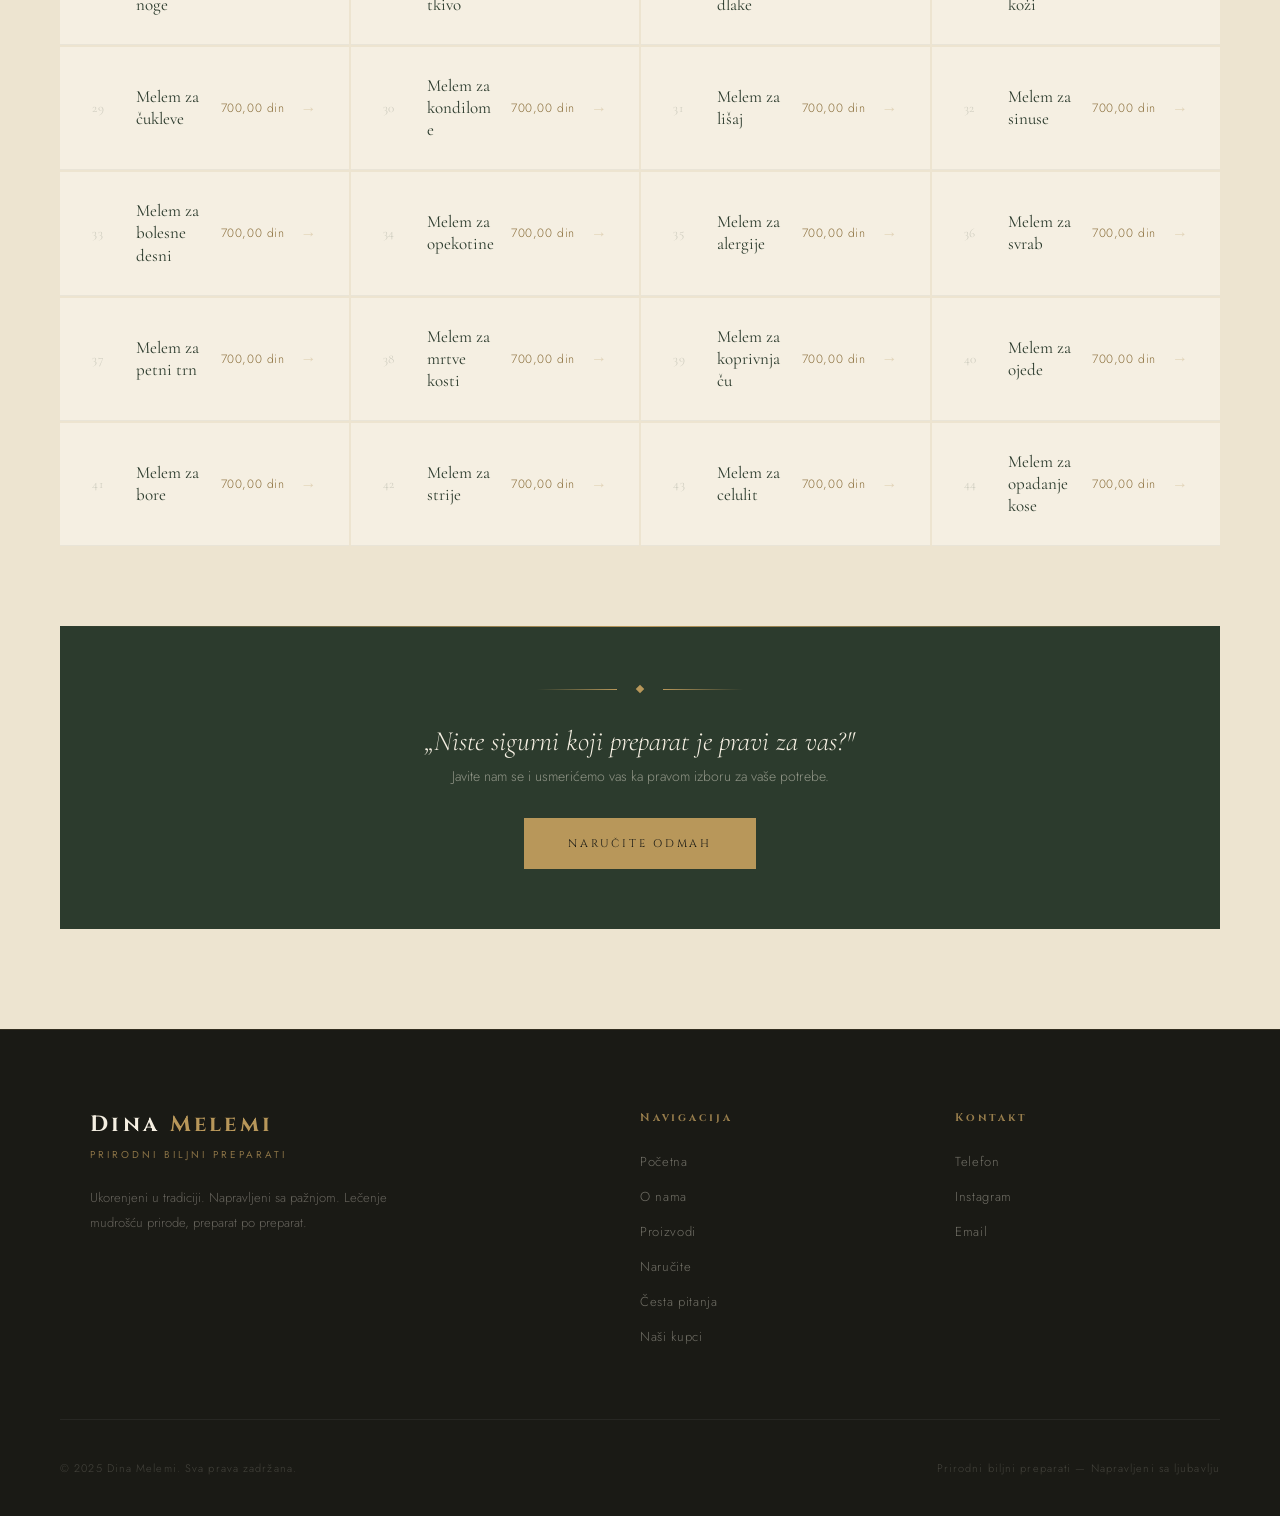
<file: proizvodi.html>
<!DOCTYPE html>
<html lang="sr-Latn">
<head>
  <meta charset="UTF-8">
  <meta name="viewport" content="width=device-width, initial-scale=1.0">
  <title>Proizvodi — Dina Melemi</title>
  <link rel="preconnect" href="https://fonts.googleapis.com">
  <link href="https://fonts.googleapis.com/css2?family=Cormorant+Garamond:ital,wght@0,300;0,400;0,500;0,600;1,300;1,400;1,500&family=Cinzel:wght@400;500&family=Jost:wght@200;300;400&display=swap" rel="stylesheet">
  <link rel="stylesheet" href="style.css">
</head>
<body data-page="products">

<nav id="navbar">
  <a class="nav-logo" href="index.html">Dina <span>Melemi</span></a>
  <ul class="nav-links">
    <li><a href="index.html" data-page="home">Početna</a></li>
    <li><a href="o-nama.html" data-page="about">O nama</a></li>
    <li><a href="proizvodi.html" data-page="products">Proizvodi</a></li>
    <li><a href="narucite.html" data-page="ordering">Naručite</a></li>
    <li><a href="faq.html" data-page="faq">Česta pitanja</a></li>
    <li><a href="nasi-kupci.html" data-page="kupci">Naši kupci</a></li>
  </ul>
  <button class="nav-hamburger" id="hamburger" onclick="toggleMobileMenu()" aria-label="Meni">
    <span></span><span></span><span></span>
  </button>
</nav>
<ul class="nav-overlay" id="nav-overlay">
  <li><a href="index.html" onclick="closeMobileMenu()">Početna</a></li>
  <li><a href="o-nama.html" onclick="closeMobileMenu()">O nama</a></li>
  <li><a href="proizvodi.html" onclick="closeMobileMenu()">Proizvodi</a></li>
  <li><a href="narucite.html" onclick="closeMobileMenu()">Naručite</a></li>
  <li><a href="faq.html" onclick="closeMobileMenu()">Česta pitanja</a></li>
  <li><a href="nasi-kupci.html" onclick="closeMobileMenu()">Naši kupci</a></li>
</ul>

<main>
<div class="products-hero">
    <div class="section-eyebrow" style="color:var(--gold); margin-bottom:20px;">Naši preparati</div>
    <h1>Prirodni <em>biljni</em><br>preparati</h1>
    <p style="margin-top:20px;">Svaki preparat je napravljen od čistog, prirodno dobijenog bilja.<br>Kontaktirajte nas za narudžbinu.</p>
  </div>

  <!-- PRICE BANNER -->
  <div style="background:var(--gold); padding:24px 20px; width:100%; display:flex; flex-direction:column; align-items:center; justify-content:center; text-align:center; box-sizing:border-box;">
    <div style="display:flex; align-items:center; gap:16px; margin-bottom:4px;">
      <div style="width:32px; height:1px; background:var(--ink); opacity:0.4;"></div>
      <span style="font-family:'Cinzel',serif; font-size:10px; letter-spacing:0.3em; text-transform:uppercase; color:var(--ink); opacity:0.65;">Cena svih preparata</span>
      <div style="width:32px; height:1px; background:var(--ink); opacity:0.4;"></div>
    </div>
    <div style="font-family:'Cormorant Garamond',serif; font-size:36px; font-weight:500; color:var(--ink); letter-spacing:0.05em; line-height:1.2;">700,00 <span style="font-size:20px; font-weight:300;">din</span></div>
    <div style="display:flex; align-items:center; gap:16px; margin-top:4px;">
      <div style="width:32px; height:1px; background:var(--ink); opacity:0.4;"></div>
      <span style="font-family:'Cinzel',serif; font-size:10px; letter-spacing:0.3em; text-transform:uppercase; color:var(--ink); opacity:0.65;">po komadu</span>
      <div style="width:32px; height:1px; background:var(--ink); opacity:0.4;"></div>
    </div>
  </div>

  <div class="products-section">
    <div style="max-width:1200px; margin:0 auto; overflow-x:hidden;">

      <!-- CATALOG GRID -->
      <div style="display:grid; grid-template-columns:repeat(4,1fr); gap:2px;" id="catalog-grid">

        <!-- each item -->
        <div class="catalog-item reveal" href="narucite.html">
          <div class="catalog-num">01</div>
          <div class="catalog-name">Melem za urasle nokte</div>
          <div class="catalog-price">700,00 din</div>
          <div class="catalog-arrow">→</div>
        </div>
        <div class="catalog-item reveal reveal-delay-1" href="narucite.html">
          <div class="catalog-num">02</div>
          <div class="catalog-name">Melem za gljivice</div>
          <div class="catalog-price">700,00 din</div>
          <div class="catalog-arrow">→</div>
        </div>
        <div class="catalog-item reveal reveal-delay-2" href="narucite.html">
          <div class="catalog-num">03</div>
          <div class="catalog-name">Melem za mitisere / bubuljice</div>
          <div class="catalog-price">700,00 din</div>
          <div class="catalog-arrow">→</div>
        </div>
        <div class="catalog-item reveal reveal-delay-3" href="narucite.html">
          <div class="catalog-num">04</div>
          <div class="catalog-name">Melem za pege i fleke</div>
          <div class="catalog-price">700,00 din</div>
          <div class="catalog-arrow">→</div>
        </div>

        <div class="catalog-item reveal" href="narucite.html">
          <div class="catalog-num">05</div>
          <div class="catalog-name">Melem za rane</div>
          <div class="catalog-price">700,00 din</div>
          <div class="catalog-arrow">→</div>
        </div>
        <div class="catalog-item reveal reveal-delay-1" href="narucite.html">
          <div class="catalog-num">06</div>
          <div class="catalog-name">Melem za ožiljke</div>
          <div class="catalog-price">700,00 din</div>
          <div class="catalog-arrow">→</div>
        </div>
        <div class="catalog-item reveal reveal-delay-2" href="narucite.html">
          <div class="catalog-num">07</div>
          <div class="catalog-name">Melem za sunčane fleke</div>
          <div class="catalog-price">700,00 din</div>
          <div class="catalog-arrow">→</div>
        </div>
        <div class="catalog-item reveal reveal-delay-3" href="narucite.html">
          <div class="catalog-num">08</div>
          <div class="catalog-name">Melem za kurije oko</div>
          <div class="catalog-price">700,00 din</div>
          <div class="catalog-arrow">→</div>
        </div>

        <div class="catalog-item reveal" href="narucite.html">
          <div class="catalog-num">09</div>
          <div class="catalog-name">Melem za vene</div>
          <div class="catalog-price">700,00 din</div>
          <div class="catalog-arrow">→</div>
        </div>
        <div class="catalog-item reveal reveal-delay-1" href="narucite.html">
          <div class="catalog-num">10</div>
          <div class="catalog-name">Melem za proširene vene</div>
          <div class="catalog-price">700,00 din</div>
          <div class="catalog-arrow">→</div>
        </div>
        <div class="catalog-item reveal reveal-delay-2" href="narucite.html">
          <div class="catalog-num">11</div>
          <div class="catalog-name">Melem za bradavice</div>
          <div class="catalog-price">700,00 din</div>
          <div class="catalog-arrow">→</div>
        </div>
        <div class="catalog-item reveal reveal-delay-3" href="narucite.html">
          <div class="catalog-num">12</div>
          <div class="catalog-name">Melem za ispucale pete</div>
          <div class="catalog-price">700,00 din</div>
          <div class="catalog-arrow">→</div>
        </div>

        <div class="catalog-item reveal" href="narucite.html">
          <div class="catalog-num">13</div>
          <div class="catalog-name">Melem za ekzeme</div>
          <div class="catalog-price">700,00 din</div>
          <div class="catalog-arrow">→</div>
        </div>
        <div class="catalog-item reveal reveal-delay-1" href="narucite.html">
          <div class="catalog-num">14</div>
          <div class="catalog-name">Melem za herpes</div>
          <div class="catalog-price">700,00 din</div>
          <div class="catalog-arrow">→</div>
        </div>
        <div class="catalog-item reveal reveal-delay-2" href="narucite.html">
          <div class="catalog-num">15</div>
          <div class="catalog-name">Melem za hemoroide</div>
          <div class="catalog-price">700,00 din</div>
          <div class="catalog-arrow">→</div>
        </div>
        <div class="catalog-item reveal reveal-delay-3" href="narucite.html">
          <div class="catalog-num">16</div>
          <div class="catalog-name">Melem za glavobolju</div>
          <div class="catalog-price">700,00 din</div>
          <div class="catalog-arrow">→</div>
        </div>

        <div class="catalog-item reveal" href="narucite.html">
          <div class="catalog-num">17</div>
          <div class="catalog-name">Melem za psorijazu</div>
          <div class="catalog-price">700,00 din</div>
          <div class="catalog-arrow">→</div>
        </div>
        <div class="catalog-item reveal reveal-delay-1" href="narucite.html">
          <div class="catalog-num">18</div>
          <div class="catalog-name">Melem za bolove</div>
          <div class="catalog-price">700,00 din</div>
          <div class="catalog-arrow">→</div>
        </div>
        <div class="catalog-item reveal reveal-delay-2" href="narucite.html">
          <div class="catalog-num">19</div>
          <div class="catalog-name">Melem za kapilare</div>
          <div class="catalog-price">700,00 din</div>
          <div class="catalog-arrow">→</div>
        </div>
        <div class="catalog-item reveal reveal-delay-3" href="narucite.html">
          <div class="catalog-num">20</div>
          <div class="catalog-name">Melem za perut</div>
          <div class="catalog-price">700,00 din</div>
          <div class="catalog-arrow">→</div>
        </div>

        <div class="catalog-item reveal" href="narucite.html">
          <div class="catalog-num">21</div>
          <div class="catalog-name">Melem za podočnjake</div>
          <div class="catalog-price">700,00 din</div>
          <div class="catalog-arrow">→</div>
        </div>
        <div class="catalog-item reveal reveal-delay-1" href="narucite.html">
          <div class="catalog-num">22</div>
          <div class="catalog-name">Melem za piskavicu</div>
          <div class="catalog-price">700,00 din</div>
          <div class="catalog-arrow">→</div>
        </div>
        <div class="catalog-item reveal reveal-delay-2" href="narucite.html">
          <div class="catalog-num">23</div>
          <div class="catalog-name">Melem za cirkulaciju</div>
          <div class="catalog-price">700,00 din</div>
          <div class="catalog-arrow">→</div>
        </div>
        <div class="catalog-item reveal reveal-delay-3" href="narucite.html">
          <div class="catalog-num">24</div>
          <div class="catalog-name">Melem za bolne noge</div>
          <div class="catalog-price">700,00 din</div>
          <div class="catalog-arrow">→</div>
        </div>

        <div class="catalog-item reveal" href="narucite.html">
          <div class="catalog-num">25</div>
          <div class="catalog-name">Melem za otečene noge</div>
          <div class="catalog-price">700,00 din</div>
          <div class="catalog-arrow">→</div>
        </div>
        <div class="catalog-item reveal reveal-delay-1" href="narucite.html">
          <div class="catalog-num">26</div>
          <div class="catalog-name">Melem za masno tkivo</div>
          <div class="catalog-price">700,00 din</div>
          <div class="catalog-arrow">→</div>
        </div>
        <div class="catalog-item reveal reveal-delay-2" href="narucite.html">
          <div class="catalog-num">27</div>
          <div class="catalog-name">Melem za urasle dlake</div>
          <div class="catalog-price">700,00 din</div>
          <div class="catalog-arrow">→</div>
        </div>
        <div class="catalog-item reveal reveal-delay-3" href="narucite.html">
          <div class="catalog-num">28</div>
          <div class="catalog-name">Melem za čireve na koži</div>
          <div class="catalog-price">700,00 din</div>
          <div class="catalog-arrow">→</div>
        </div>

        <div class="catalog-item reveal" href="narucite.html">
          <div class="catalog-num">29</div>
          <div class="catalog-name">Melem za čukleve</div>
          <div class="catalog-price">700,00 din</div>
          <div class="catalog-arrow">→</div>
        </div>
        <div class="catalog-item reveal reveal-delay-1" href="narucite.html">
          <div class="catalog-num">30</div>
          <div class="catalog-name">Melem za kondilome</div>
          <div class="catalog-price">700,00 din</div>
          <div class="catalog-arrow">→</div>
        </div>
        <div class="catalog-item reveal reveal-delay-2" href="narucite.html">
          <div class="catalog-num">31</div>
          <div class="catalog-name">Melem za lišaj</div>
          <div class="catalog-price">700,00 din</div>
          <div class="catalog-arrow">→</div>
        </div>
        <div class="catalog-item reveal reveal-delay-3" href="narucite.html">
          <div class="catalog-num">32</div>
          <div class="catalog-name">Melem za sinuse</div>
          <div class="catalog-price">700,00 din</div>
          <div class="catalog-arrow">→</div>
        </div>

        <div class="catalog-item reveal" href="narucite.html">
          <div class="catalog-num">33</div>
          <div class="catalog-name">Melem za bolesne desni</div>
          <div class="catalog-price">700,00 din</div>
          <div class="catalog-arrow">→</div>
        </div>
        <div class="catalog-item reveal reveal-delay-1" href="narucite.html">
          <div class="catalog-num">34</div>
          <div class="catalog-name">Melem za opekotine</div>
          <div class="catalog-price">700,00 din</div>
          <div class="catalog-arrow">→</div>
        </div>
        <div class="catalog-item reveal reveal-delay-2" href="narucite.html">
          <div class="catalog-num">35</div>
          <div class="catalog-name">Melem za alergije</div>
          <div class="catalog-price">700,00 din</div>
          <div class="catalog-arrow">→</div>
        </div>
        <div class="catalog-item reveal reveal-delay-3" href="narucite.html">
          <div class="catalog-num">36</div>
          <div class="catalog-name">Melem za svrab</div>
          <div class="catalog-price">700,00 din</div>
          <div class="catalog-arrow">→</div>
        </div>

        <div class="catalog-item reveal" href="narucite.html">
          <div class="catalog-num">37</div>
          <div class="catalog-name">Melem za petni trn</div>
          <div class="catalog-price">700,00 din</div>
          <div class="catalog-arrow">→</div>
        </div>
        <div class="catalog-item reveal reveal-delay-1" href="narucite.html">
          <div class="catalog-num">38</div>
          <div class="catalog-name">Melem za mrtve kosti</div>
          <div class="catalog-price">700,00 din</div>
          <div class="catalog-arrow">→</div>
        </div>
        <div class="catalog-item reveal reveal-delay-2" href="narucite.html">
          <div class="catalog-num">39</div>
          <div class="catalog-name">Melem za koprivnjaču</div>
          <div class="catalog-price">700,00 din</div>
          <div class="catalog-arrow">→</div>
        </div>
        <div class="catalog-item reveal reveal-delay-3" href="narucite.html">
          <div class="catalog-num">40</div>
          <div class="catalog-name">Melem za ojede</div>
          <div class="catalog-price">700,00 din</div>
          <div class="catalog-arrow">→</div>
        </div>

        <div class="catalog-item reveal" href="narucite.html">
          <div class="catalog-num">41</div>
          <div class="catalog-name">Melem za bore</div>
          <div class="catalog-price">700,00 din</div>
          <div class="catalog-arrow">→</div>
        </div>
        <div class="catalog-item reveal reveal-delay-1" href="narucite.html">
          <div class="catalog-num">42</div>
          <div class="catalog-name">Melem za strije</div>
          <div class="catalog-price">700,00 din</div>
          <div class="catalog-arrow">→</div>
        </div>
        <div class="catalog-item reveal reveal-delay-2" href="narucite.html">
          <div class="catalog-num">43</div>
          <div class="catalog-name">Melem za celulit</div>
          <div class="catalog-price">700,00 din</div>
          <div class="catalog-arrow">→</div>
        </div>
        <div class="catalog-item reveal reveal-delay-3" href="narucite.html">
          <div class="catalog-num">44</div>
          <div class="catalog-name">Melem za opadanje kose</div>
          <div class="catalog-price">700,00 din</div>
          <div class="catalog-arrow">→</div>
        </div>

      </div>

      <!-- BOTTOM CTA -->
      <div style="text-align:center; margin-top:80px; padding:60px 40px; background:var(--forest); position:relative;">
        <div style="position:absolute; top:0; left:0; right:0; height:1px; background:linear-gradient(to right,transparent,var(--gold),transparent);"></div>
        <div class="ornamental-divider" style="justify-content:center; margin-bottom:32px;">
          <div class="line" style="background:linear-gradient(to right,transparent,var(--gold));"></div>
          <div class="diamond"></div>
          <div class="line rev" style="background:linear-gradient(to left,transparent,var(--gold));"></div>
        </div>
        <p style="font-family:'Cormorant Garamond',serif; font-size:clamp(18px,2.5vw,28px); font-weight:300; color:var(--cream); margin-bottom:8px; font-style:italic;">„Niste sigurni koji preparat je pravi za vas?"</p>
        <p style="font-size:14px; color:rgba(245,239,226,0.5); margin-bottom:32px; font-weight:300;">Javite nam se i usmerićemo vas ka pravom izboru za vaše potrebe.</p>
        <button class="btn-primary" href="narucite.html">Naručite odmah</button>
      </div>

    </div>
  </div>


</div>

<!-- ══════════════════════════════════════
     STRANICA: NARUDZINA
══════════════════════════════════════ -->
</main>

<footer id="site-footer">
  <div class="footer-inner">
    <div class="footer-brand">
      <h3>Dina <span>Melemi</span></h3>
      <div class="footer-brand-sub">Prirodni biljni preparati</div>
      <p>Ukorenjeni u tradiciji. Napravljeni sa pažnjom. Lečenje mudrošću prirode, preparat po preparat.</p>
    </div>
    <div class="footer-col">
      <h4>Navigacija</h4>
      <ul>
        <li><a href="index.html">Početna</a></li>
        <li><a href="o-nama.html">O nama</a></li>
        <li><a href="proizvodi.html">Proizvodi</a></li>
        <li><a href="narucite.html">Naručite</a></li>
        <li><a href="faq.html">Česta pitanja</a></li>
        <li><a href="nasi-kupci.html">Naši kupci</a></li>
      </ul>
    </div>
    <div class="footer-col">
      <h4>Kontakt</h4>
      <ul>
        <li><a href="narucite.html">Telefon</a></li>
        <li><a href="narucite.html">Instagram</a></li>
        <li><a id="footer-email-link" data-email="1" href="#">Email</a></li>
      </ul>
    </div>
  </div>
  <div class="footer-bottom">
    <p>© 2025 Dina Melemi. Sva prava zadržana.</p>
    <p>Prirodni biljni preparati — Napravljeni sa ljubavlju</p>
  </div>
</footer>

<script src="script.js"></script>
</body>
</html>
</file>
<file: style.css>
/* ══════════════════════════════════════════
   DINA MELEMI — style.css
   ══════════════════════════════════════════ */

:root {
  --cream: #F5EFE2;
  --parchment: #EDE4D0;
  --gold: #B8975A;
  --gold-light: #D4B483;
  --gold-dark: #8A6E3A;
  --forest: #2C3B2D;
  --forest-mid: #3D5240;
  --forest-light: #5A7A5D;
  --bark: #6B4F3A;
  --ink: #1A1A15;
  --sage: #8EA882;
  --mist: #C8D5C2;
}

* { margin: 0; padding: 0; box-sizing: border-box; }

html { scroll-behavior: smooth; overflow-x: hidden; }

body {
  font-family: 'Jost', sans-serif;
  background: var(--cream);
  color: var(--ink);
  overflow-x: hidden;
}

body::before {
  content: '';
  position: fixed;
  inset: 0;
  background-image: url("data:image/svg+xml,%3Csvg viewBox='0 0 256 256' xmlns='http://www.w3.org/2000/svg'%3E%3Cfilter id='noise'%3E%3CfeTurbulence type='fractalNoise' baseFrequency='0.9' numOctaves='4' stitchTiles='stitch'/%3E%3C/filter%3E%3Crect width='100%25' height='100%25' filter='url(%23noise)' opacity='0.035'/%3E%3C/svg%3E");
  pointer-events: none;
  z-index: 9999;
  opacity: 0.4;
}

/* ─── NAV ─── */
nav {
  position: fixed;
  top: 0; left: 0; right: 0;
  z-index: 200;
  padding: 20px 60px;
  display: flex;
  align-items: center;
  justify-content: space-between;
  transition: all 0.5s ease;
}
nav.scrolled {
  background: rgba(28,35,28,0.97);
  backdrop-filter: blur(12px);
  padding: 14px 60px;
  border-bottom: 1px solid rgba(184,151,90,0.2);
}
.nav-logo {
  font-family: 'Cinzel', serif;
  font-size: 20px;
  color: var(--cream);
  letter-spacing: 0.15em;
  text-decoration: none;
  cursor: pointer;
  z-index: 201;
  position: relative;
}
.nav-logo span { color: var(--gold); }
.nav-links {
  display: flex;
  gap: 40px;
  list-style: none;
}
.nav-links a {
  font-family: 'Jost', sans-serif;
  font-weight: 300;
  font-size: 11px;
  letter-spacing: 0.25em;
  text-transform: uppercase;
  color: var(--cream);
  text-decoration: none;
  opacity: 0.85;
  transition: all 0.3s;
  cursor: pointer;
  position: relative;
}
.nav-links a::after {
  content: '';
  position: absolute;
  bottom: -4px; left: 0; right: 0;
  height: 1px;
  background: var(--gold);
  transform: scaleX(0);
  transform-origin: left;
  transition: transform 0.3s ease;
}
.nav-links a:hover { opacity: 1; }
.nav-links a:hover::after { transform: scaleX(1); }
.nav-links a.active { opacity: 1; }
.nav-links a.active::after { transform: scaleX(1); }

/* ─── HAMBURGER ─── */
.nav-hamburger {
  display: none;
  flex-direction: column;
  justify-content: center;
  gap: 5px;
  width: 36px;
  height: 36px;
  cursor: pointer;
  z-index: 201;
  position: relative;
  background: none;
  border: none;
  padding: 0;
}
.nav-hamburger span {
  display: block;
  width: 100%;
  height: 1.5px;
  background: var(--cream);
  transition: all 0.35s ease;
  transform-origin: center;
}
.nav-hamburger.open span:nth-child(1) { transform: translateY(6.5px) rotate(45deg); }
.nav-hamburger.open span:nth-child(2) { opacity: 0; transform: scaleX(0); }
.nav-hamburger.open span:nth-child(3) { transform: translateY(-6.5px) rotate(-45deg); }

/* ─── MOBILE MENU OVERLAY ─── */
.nav-overlay {
  display: none;
  position: fixed;
  inset: 0;
  background: var(--forest);
  z-index: 199;
  flex-direction: column;
  align-items: center;
  justify-content: center;
  gap: 0;
  opacity: 0;
  transition: opacity 0.35s ease;
}
.nav-overlay.open {
  display: flex;
  opacity: 1;
}
.nav-overlay li {
  list-style: none;
  border-bottom: 1px solid rgba(184,151,90,0.1);
  width: 100%;
  text-align: center;
}
.nav-overlay li:first-child { border-top: 1px solid rgba(184,151,90,0.1); }
.nav-overlay a {
  display: block;
  padding: 22px 40px;
  font-family: 'Cormorant Garamond', serif;
  font-size: 26px;
  font-weight: 300;
  letter-spacing: 0.08em;
  color: var(--cream);
  text-decoration: none;
  transition: color 0.3s;
}
.nav-overlay a:hover { color: var(--gold); }

/* ─── SHARED COMPONENTS ─── */
.ornamental-divider {
  display: flex;
  align-items: center;
  gap: 20px;
  margin: 0 auto;
  width: fit-content;
}
.ornamental-divider .line {
  width: 80px;
  height: 1px;
  background: linear-gradient(to right, transparent, var(--gold));
}
.ornamental-divider .line.rev { background: linear-gradient(to left, transparent, var(--gold)); }
.ornamental-divider .diamond {
  width: 6px;
  height: 6px;
  background: var(--gold);
  transform: rotate(45deg);
  flex-shrink: 0;
}
.ornamental-divider .small-diamond {
  width: 4px;
  height: 4px;
  border: 1px solid var(--gold);
  transform: rotate(45deg);
  flex-shrink: 0;
}

.btn-primary {
  font-family: 'Cinzel', serif;
  font-size: 11px;
  letter-spacing: 0.25em;
  text-transform: uppercase;
  color: var(--ink);
  background: var(--gold);
  border: none;
  padding: 18px 44px;
  cursor: pointer;
  transition: all 0.4s ease;
  text-decoration: none;
  display: inline-block;
}
.btn-primary:hover {
  background: var(--gold-light);
  transform: translateY(-2px);
  box-shadow: 0 12px 40px rgba(184,151,90,0.35);
}
.btn-ghost {
  font-family: 'Jost', sans-serif;
  font-weight: 300;
  font-size: 12px;
  letter-spacing: 0.2em;
  text-transform: uppercase;
  color: var(--cream);
  background: transparent;
  border: 1px solid rgba(245,239,226,0.3);
  padding: 17px 40px;
  cursor: pointer;
  transition: all 0.4s ease;
  text-decoration: none;
  display: inline-block;
}
.btn-ghost:hover { border-color: var(--gold); color: var(--gold); }

.section-header { text-align: center; margin-bottom: 80px; }
.section-eyebrow {
  font-family: 'Jost', sans-serif;
  font-size: 10px;
  letter-spacing: 0.45em;
  text-transform: uppercase;
  color: var(--gold-dark);
  margin-bottom: 20px;
}
.section-title {
  font-family: 'Cormorant Garamond', serif;
  font-size: clamp(36px, 5vw, 56px);
  font-weight: 300;
  color: var(--forest);
  line-height: 1.15;
  margin-bottom: 20px;
}
.section-title em { font-style: italic; color: var(--gold-dark); }
.section-body {
  font-family: 'Jost', sans-serif;
  font-weight: 300;
  font-size: 15px;
  line-height: 1.9;
  color: rgba(26,26,21,0.65);
  max-width: 560px;
  margin: 0 auto;
}

.max-w { max-width: 1100px; margin: 0 auto; }
.text-center { text-align: center; }

.reveal {
  opacity: 0;
  transform: translateY(32px);
  transition: opacity 0.8s ease, transform 0.8s ease;
}
.reveal.visible { opacity: 1; transform: translateY(0); }
.reveal-delay-1 { transition-delay: 0.1s; }
.reveal-delay-2 { transition-delay: 0.2s; }
.reveal-delay-3 { transition-delay: 0.3s; }
.reveal-delay-4 { transition-delay: 0.4s; }

/* ─── FOOTER ─── */
footer {
  background: var(--ink);
  padding: 80px 60px 40px;
  border-top: 1px solid rgba(184,151,90,0.15);
}
.footer-inner {
  max-width: 1100px;
  margin: 0 auto;
  display: grid;
  grid-template-columns: 2fr 1fr 1fr;
  gap: 80px;
  margin-bottom: 60px;
}
.footer-brand h3 {
  font-family: 'Cinzel', serif;
  font-size: 22px;
  color: var(--cream);
  letter-spacing: 0.15em;
  margin-bottom: 8px;
}
.footer-brand h3 span { color: var(--gold); }
.footer-brand-sub {
  font-size: 10px;
  letter-spacing: 0.3em;
  text-transform: uppercase;
  color: var(--gold);
  margin-bottom: 24px;
  opacity: 0.7;
}
.footer-brand p {
  font-size: 13px;
  line-height: 1.9;
  color: rgba(245,239,226,0.35);
  font-weight: 300;
  max-width: 300px;
}
.footer-col h4 {
  font-family: 'Cinzel', serif;
  font-size: 11px;
  letter-spacing: 0.25em;
  color: var(--gold);
  margin-bottom: 24px;
  opacity: 0.8;
}
.footer-col ul { list-style: none; }
.footer-col ul li { margin-bottom: 12px; }
.footer-col ul li a {
  font-size: 13px;
  font-weight: 300;
  color: rgba(245,239,226,0.4);
  text-decoration: none;
  transition: color 0.3s;
  letter-spacing: 0.05em;
}
.footer-col ul li a:hover { color: var(--gold-light); }
.footer-bottom {
  border-top: 1px solid rgba(255,255,255,0.06);
  padding-top: 40px;
  display: flex;
  justify-content: space-between;
  align-items: center;
}
.footer-bottom p {
  font-size: 11px;
  color: rgba(245,239,226,0.2);
  font-weight: 300;
  letter-spacing: 0.1em;
}

/* ─── PRICE BANNER ─── */
.price-banner {
  background: var(--gold);
  padding: 24px 60px;
  display: flex;
  flex-direction: column;
  align-items: center;
  gap: 6px;
  width: 100%;
  box-sizing: border-box;
}

/* ─── CTA BAND ─── */
.cta-band {
  background: var(--gold);
  padding: 80px 60px;
  text-align: center;
}

/* ══════════════════════════════════════════
   HOME PAGE
   ══════════════════════════════════════════ */
.hero-bg {
  position: absolute;
  inset: 0;
  background:
    radial-gradient(ellipse 80% 60% at 60% 40%, rgba(90,122,93,0.25) 0%, transparent 70%),
    radial-gradient(ellipse 50% 80% at 10% 80%, rgba(184,151,90,0.12) 0%, transparent 60%),
    radial-gradient(ellipse 60% 50% at 90% 10%, rgba(44,59,45,0.8) 0%, transparent 70%);
  background-color: var(--forest);
}
.hero-botanical {
  position: absolute;
  right: -50px;
  top: 50%;
  transform: translateY(-50%);
  width: 55%;
  opacity: 0.12;
  animation: slowFloat 8s ease-in-out infinite;
}
@keyframes slowFloat {
  0%, 100% { transform: translateY(-50%) rotate(0deg); }
  50% { transform: translateY(-52%) rotate(1deg); }
}
.hero-content {
  position: relative;
  z-index: 10;
  min-height: 100vh;
  display: flex;
  flex-direction: column;
  justify-content: center;
  padding: 120px 60px 60px;
  max-width: 700px;
}
.hero-eyebrow {
  font-family: 'Jost', sans-serif;
  font-weight: 200;
  font-size: 11px;
  letter-spacing: 0.4em;
  text-transform: uppercase;
  color: var(--gold);
  margin-bottom: 32px;
  opacity: 0;
  animation: fadeUp 1s ease 0.3s forwards;
  display: flex;
  align-items: center;
  gap: 16px;
}
.hero-eyebrow::before {
  content: '';
  display: block;
  width: 40px;
  height: 1px;
  background: var(--gold);
  opacity: 0.6;
}
.hero-title {
  font-family: 'Cormorant Garamond', serif;
  font-weight: 300;
  font-size: clamp(52px, 8vw, 96px);
  line-height: 1.0;
  color: var(--cream);
  margin-bottom: 12px;
  opacity: 0;
  animation: fadeUp 1s ease 0.5s forwards;
}
.hero-title em { font-style: italic; color: var(--gold-light); }
.hero-subtitle {
  font-family: 'Cormorant Garamond', serif;
  font-weight: 300;
  font-size: clamp(18px, 2.5vw, 28px);
  color: var(--sage);
  margin-bottom: 40px;
  letter-spacing: 0.05em;
  opacity: 0;
  animation: fadeUp 1s ease 0.7s forwards;
}
.hero-body {
  font-family: 'Jost', sans-serif;
  font-weight: 300;
  font-size: 15px;
  line-height: 1.8;
  color: rgba(245,239,226,0.65);
  max-width: 460px;
  margin-bottom: 56px;
  opacity: 0;
  animation: fadeUp 1s ease 0.9s forwards;
}
.hero-cta-group {
  display: flex;
  gap: 20px;
  align-items: center;
  opacity: 0;
  animation: fadeUp 1s ease 1.1s forwards;
}
.scroll-hint {
  position: absolute;
  bottom: 40px;
  left: 60px;
  display: flex;
  align-items: center;
  gap: 12px;
  color: rgba(245,239,226,0.4);
  font-size: 10px;
  letter-spacing: 0.3em;
  text-transform: uppercase;
  opacity: 0;
  animation: fadeUp 1s ease 1.5s forwards;
}
.scroll-line {
  width: 1px;
  height: 48px;
  background: linear-gradient(to bottom, rgba(184,151,90,0.6), transparent);
  animation: scrollPulse 2s ease-in-out infinite;
}
@keyframes scrollPulse {
  0%, 100% { opacity: 0.4; }
  50% { opacity: 1; }
}
.hero-stats {
  position: absolute;
  bottom: 40px;
  right: 60px;
  display: flex;
  gap: 48px;
  opacity: 0;
  animation: fadeUp 1s ease 1.3s forwards;
}
.stat { text-align: right; }
.stat-num {
  font-family: 'Cormorant Garamond', serif;
  font-size: 32px;
  font-weight: 300;
  color: var(--gold);
  line-height: 1;
}
.stat-label {
  font-size: 9px;
  letter-spacing: 0.25em;
  text-transform: uppercase;
  color: rgba(245,239,226,0.4);
  margin-top: 4px;
}
@keyframes fadeUp {
  from { opacity: 0; transform: translateY(24px); }
  to { opacity: 1; transform: translateY(0); }
}
.trust-strip {
  background: var(--forest);
  padding: 32px 60px;
  display: flex;
  justify-content: center;
  gap: 80px;
  border-bottom: 1px solid rgba(184,151,90,0.15);
}
.trust-item {
  display: flex;
  align-items: center;
  gap: 12px;
  color: rgba(245,239,226,0.7);
  font-size: 11px;
  letter-spacing: 0.2em;
  text-transform: uppercase;
  font-weight: 300;
}
.trust-icon { color: var(--gold); font-size: 18px; }
.section-pillars {
  background: var(--parchment);
  padding: 120px 60px;
  position: relative;
  overflow: hidden;
}
.section-pillars::before {
  content: 'DINA MELEMI';
  position: absolute;
  top: 50%;
  left: 50%;
  transform: translate(-50%, -50%);
  font-family: 'Cinzel', serif;
  font-size: 180px;
  color: rgba(44,59,45,0.04);
  white-space: nowrap;
  pointer-events: none;
  font-weight: 400;
}
.pillars-grid {
  display: grid;
  grid-template-columns: repeat(3, 1fr);
  gap: 2px;
  max-width: 1100px;
  margin: 80px auto 0;
}
.pillar {
  background: var(--cream);
  padding: 60px 48px;
  position: relative;
  transition: all 0.4s ease;
  border-top: 2px solid transparent;
}
.pillar:hover {
  background: var(--forest);
  border-top-color: var(--gold);
  transform: translateY(-4px);
}
.pillar:hover .pillar-title,
.pillar:hover .pillar-num { color: var(--cream); }
.pillar:hover .pillar-body { color: rgba(245,239,226,0.6); }
.pillar:hover .pillar-icon { color: var(--gold); border-color: rgba(184,151,90,0.3); }
.pillar-num {
  font-family: 'Cormorant Garamond', serif;
  font-size: 64px;
  font-weight: 300;
  color: rgba(44,59,45,0.08);
  line-height: 1;
  margin-bottom: 24px;
  transition: color 0.4s;
}
.pillar-icon {
  font-size: 28px;
  margin-bottom: 24px;
  color: var(--forest-light);
  display: inline-flex;
  align-items: center;
  justify-content: center;
  width: 60px;
  height: 60px;
  border: 1px solid rgba(44,59,45,0.15);
  transition: all 0.4s;
}
.pillar-title {
  font-family: 'Cormorant Garamond', serif;
  font-size: 24px;
  font-weight: 500;
  color: var(--forest);
  margin-bottom: 16px;
  transition: color 0.4s;
}
.pillar-body {
  font-size: 14px;
  font-weight: 300;
  line-height: 1.8;
  color: rgba(26,26,21,0.6);
  transition: color 0.4s;
}
.section-reviews {
  background: var(--forest);
  padding: 120px 60px;
  position: relative;
  overflow: hidden;
}
.section-reviews::after {
  content: '';
  position: absolute;
  top: 0; left: 0; right: 0;
  height: 1px;
  background: linear-gradient(to right, transparent, var(--gold), transparent);
}
.reviews-grid {
  display: grid;
  grid-template-columns: repeat(3, 1fr);
  gap: 24px;
  max-width: 1100px;
  margin: 80px auto 0;
}
.review-card {
  background: rgba(255,255,255,0.04);
  border: 1px solid rgba(184,151,90,0.15);
  padding: 48px 40px;
  position: relative;
  transition: all 0.4s ease;
}
.review-card::before {
  content: '"';
  font-family: 'Cormorant Garamond', serif;
  font-size: 120px;
  color: var(--gold);
  opacity: 0.12;
  position: absolute;
  top: -10px;
  left: 24px;
  line-height: 1;
}
.review-card:hover {
  border-color: rgba(184,151,90,0.4);
  background: rgba(255,255,255,0.07);
  transform: translateY(-4px);
}
.review-stars { display: flex; gap: 4px; margin-bottom: 24px; }
.star { color: var(--gold); font-size: 14px; }
.review-text {
  font-family: 'Cormorant Garamond', serif;
  font-size: 17px;
  font-weight: 300;
  line-height: 1.7;
  color: rgba(245,239,226,0.85);
  font-style: italic;
  margin-bottom: 32px;
}
.review-author { display: flex; align-items: center; gap: 14px; }
.author-avatar {
  width: 40px;
  height: 40px;
  background: var(--forest-mid);
  border: 1px solid rgba(184,151,90,0.3);
  display: flex;
  align-items: center;
  justify-content: center;
  font-family: 'Cinzel', serif;
  font-size: 14px;
  color: var(--gold);
  flex-shrink: 0;
}
.author-name {
  font-size: 12px;
  letter-spacing: 0.15em;
  text-transform: uppercase;
  color: var(--cream);
  font-weight: 400;
}
.author-detail {
  font-size: 11px;
  color: rgba(245,239,226,0.4);
  margin-top: 2px;
  font-weight: 300;
}

/* ══════════════════════════════════════════
   ABOUT PAGE
   ══════════════════════════════════════════ */
.about-hero {
  background: var(--forest);
  padding: 180px 60px 120px;
  position: relative;
  overflow: hidden;
}
.about-hero::before {
  content: '';
  position: absolute;
  right: 0; top: 0; bottom: 0;
  width: 40%;
  background: linear-gradient(to left, rgba(90,122,93,0.1), transparent);
}
.about-hero-inner {
  max-width: 1100px;
  margin: 0 auto;
  display: grid;
  grid-template-columns: 1fr 1fr;
  gap: 80px;
  align-items: center;
}
.about-hero-left h1 {
  font-family: 'Cormorant Garamond', serif;
  font-size: clamp(40px, 6vw, 72px);
  font-weight: 300;
  color: var(--cream);
  line-height: 1.1;
  margin-bottom: 32px;
}
.about-hero-left h1 em { font-style: italic; color: var(--gold); }
.about-hero-left p {
  font-size: 15px;
  font-weight: 300;
  line-height: 1.9;
  color: rgba(245,239,226,0.65);
  margin-bottom: 20px;
}
.about-visual { position: relative; }
.about-frame {
  border: 1px solid rgba(184,151,90,0.25);
  padding: 40px;
  background: rgba(255,255,255,0.03);
  text-align: center;
}
.about-frame svg { width: 100%; max-width: 320px; opacity: 0.6; }
.about-content { padding: 120px 60px; background: var(--parchment); }
.about-content-inner { max-width: 860px; margin: 0 auto; }
.about-textarea-wrapper {
  background: var(--cream);
  border: 1px solid rgba(184,151,90,0.2);
  padding: 56px;
  margin-bottom: 40px;
  position: relative;
}
.about-textarea-wrapper::before {
  content: '✦';
  position: absolute;
  top: -10px;
  left: 56px;
  color: var(--gold);
  font-size: 16px;
  background: var(--cream);
  padding: 0 8px;
}
.about-editable-text {
  font-family: 'Cormorant Garamond', serif;
  font-size: 18px;
  font-weight: 300;
  line-height: 1.9;
  color: var(--forest);
  font-style: italic;
  outline: none;
  width: 100%;
  min-height: 200px;
  cursor: text;
  border: none;
  background: transparent;
  resize: none;
}
.about-editable-text:focus { box-shadow: inset 0 0 0 1px rgba(184,151,90,0.3); }
.edit-hint {
  font-size: 11px;
  letter-spacing: 0.2em;
  text-transform: uppercase;
  color: var(--gold-dark);
  opacity: 0.6;
  margin-top: 12px;
  display: flex;
  align-items: center;
  gap: 8px;
}
.values-grid {
  display: grid;
  grid-template-columns: repeat(2, 1fr);
  gap: 24px;
  margin-top: 80px;
}
.value-item {
  padding: 40px;
  background: var(--cream);
  border-left: 2px solid var(--gold);
}
.value-item h3 {
  font-family: 'Cinzel', serif;
  font-size: 13px;
  letter-spacing: 0.2em;
  color: var(--forest);
  margin-bottom: 12px;
}
.value-item p {
  font-size: 14px;
  line-height: 1.8;
  color: rgba(26,26,21,0.6);
  font-weight: 300;
}

/* ══════════════════════════════════════════
   PRODUCTS PAGE
   ══════════════════════════════════════════ */
.products-hero {
  background: var(--forest);
  padding: 180px 60px 100px;
  text-align: center;
}
.products-hero h1 {
  font-family: 'Cormorant Garamond', serif;
  font-size: clamp(40px, 7vw, 80px);
  font-weight: 300;
  color: var(--cream);
  line-height: 1.1;
  margin-bottom: 20px;
}
.products-hero h1 em { font-style: italic; color: var(--gold); }
.products-hero p {
  font-size: 15px;
  font-weight: 300;
  color: rgba(245,239,226,0.6);
  max-width: 500px;
  margin: 0 auto;
  line-height: 1.8;
}
.products-section { padding: 100px 60px; background: var(--parchment); overflow-x: hidden; }
.products-grid {
  display: grid;
  grid-template-columns: repeat(3, 1fr);
  gap: 2px;
  max-width: 1200px;
  margin: 0 auto;
}
.product-card {
  background: var(--cream);
  transition: all 0.4s ease;
  position: relative;
  overflow: hidden;
}
.product-card:hover { transform: translateY(-6px); box-shadow: 0 24px 60px rgba(44,59,45,0.15); }
.product-card-visual {
  height: 220px;
  background: var(--forest);
  display: flex;
  align-items: center;
  justify-content: center;
  position: relative;
  overflow: hidden;
}
.product-card-visual::after {
  content: '';
  position: absolute;
  inset: 0;
  background: linear-gradient(to bottom, transparent 50%, rgba(44,59,45,0.6));
}
.product-badge {
  position: absolute;
  top: 20px;
  left: 20px;
  background: var(--gold);
  color: var(--ink);
  font-size: 9px;
  letter-spacing: 0.25em;
  text-transform: uppercase;
  padding: 6px 12px;
  font-family: 'Cinzel', serif;
  z-index: 2;
}
.product-emoji {
  font-size: 64px;
  position: relative;
  z-index: 1;
  filter: drop-shadow(0 4px 12px rgba(0,0,0,0.4));
}
.product-card-body {
  padding: 36px 32px 40px;
  border-bottom: 3px solid var(--forest);
}
.product-category {
  font-size: 9px;
  letter-spacing: 0.35em;
  text-transform: uppercase;
  color: var(--gold-dark);
  margin-bottom: 10px;
}
.product-name {
  font-family: 'Cormorant Garamond', serif;
  font-size: 24px;
  font-weight: 500;
  color: var(--forest);
  margin-bottom: 12px;
  line-height: 1.2;
}
.product-desc {
  font-size: 13px;
  line-height: 1.8;
  color: rgba(26,26,21,0.6);
  font-weight: 300;
  margin-bottom: 20px;
}
.product-benefits { display: flex; flex-wrap: wrap; gap: 6px; margin-bottom: 24px; }
.benefit-tag {
  font-size: 10px;
  letter-spacing: 0.1em;
  color: var(--forest-light);
  background: rgba(44,59,45,0.07);
  padding: 5px 10px;
  border: 1px solid rgba(44,59,45,0.12);
}
.product-order-btn {
  display: inline-flex;
  align-items: center;
  gap: 10px;
  font-family: 'Jost', sans-serif;
  font-size: 11px;
  letter-spacing: 0.2em;
  text-transform: uppercase;
  color: var(--forest);
  background: transparent;
  border: 1px solid rgba(44,59,45,0.25);
  padding: 12px 24px;
  cursor: pointer;
  transition: all 0.3s;
  text-decoration: none;
}
.product-order-btn:hover {
  background: var(--forest);
  color: var(--gold);
  border-color: var(--forest);
}
.catalog-item {
  background: var(--cream);
  padding: 28px 32px;
  display: flex;
  align-items: center;
  gap: 16px;
  cursor: pointer;
  transition: all 0.3s ease;
  border-bottom: 1px solid rgba(44,59,45,0.06);
  position: relative;
  overflow: hidden;
  min-width: 0;
}
.catalog-item::before {
  content: '';
  position: absolute;
  left: 0; top: 0; bottom: 0;
  width: 3px;
  background: var(--gold);
  transform: scaleY(0);
  transition: transform 0.3s ease;
}
.catalog-item:hover {
  background: var(--forest);
  transform: translateX(4px);
  box-shadow: -4px 0 0 var(--gold);
}
.catalog-item:hover::before { transform: scaleY(1); }
.catalog-item:hover .catalog-num { color: rgba(184,151,90,0.3); }
.catalog-item:hover .catalog-name { color: var(--cream); }
.catalog-item:hover .catalog-price { color: var(--gold); }
.catalog-item:hover .catalog-arrow { opacity: 1; color: var(--gold); transform: translateX(4px); }
.catalog-num {
  font-family: 'Cormorant Garamond', serif;
  font-size: 13px;
  font-weight: 300;
  color: rgba(44,59,45,0.2);
  min-width: 28px;
  letter-spacing: 0.05em;
  transition: color 0.3s;
}
.catalog-name {
  font-family: 'Cormorant Garamond', serif;
  font-size: 17px;
  font-weight: 400;
  color: var(--forest);
  flex: 1;
  line-height: 1.3;
  transition: color 0.3s;
  min-width: 0;
  word-break: break-word;
}
.catalog-price {
  font-family: 'Jost', sans-serif;
  font-size: 12px;
  font-weight: 300;
  color: var(--gold-dark);
  letter-spacing: 0.05em;
  white-space: nowrap;
  transition: color 0.3s;
}
.catalog-arrow {
  font-size: 16px;
  color: var(--gold);
  opacity: 0.3;
  transition: all 0.3s;
  flex-shrink: 0;
}

/* ══════════════════════════════════════════
   ORDERING PAGE
   ══════════════════════════════════════════ */
.ordering-hero {
  background: var(--forest);
  padding: 180px 60px 120px;
  text-align: center;
  position: relative;
  overflow: hidden;
}
.ordering-hero::before {
  content: '';
  position: absolute;
  inset: 0;
  background: radial-gradient(ellipse 60% 80% at 50% 50%, rgba(184,151,90,0.08), transparent);
}
.ordering-hero h1 {
  font-family: 'Cormorant Garamond', serif;
  font-size: clamp(40px, 7vw, 80px);
  font-weight: 300;
  color: var(--cream);
  margin-bottom: 20px;
  position: relative;
}
.ordering-hero h1 em { color: var(--gold); font-style: italic; }
.ordering-hero p {
  font-size: 15px;
  font-weight: 300;
  color: rgba(245,239,226,0.6);
  max-width: 480px;
  margin: 0 auto;
  line-height: 1.8;
  position: relative;
}
.ordering-section { padding: 120px 60px; background: var(--parchment); }
.ordering-inner { max-width: 900px; margin: 0 auto; }
.ordering-card {
  background: var(--cream);
  border: 1px solid rgba(184,151,90,0.2);
  padding: 80px;
  text-align: center;
  position: relative;
  margin-bottom: 40px;
}
.ordering-card::before, .ordering-card::after {
  content: '✦';
  position: absolute;
  color: var(--gold);
  font-size: 12px;
  opacity: 0.6;
}
.ordering-card::before { top: 20px; left: 20px; }
.ordering-card::after { bottom: 20px; right: 20px; }
.ordering-label {
  font-size: 10px;
  letter-spacing: 0.45em;
  text-transform: uppercase;
  color: var(--gold-dark);
  margin-bottom: 20px;
}
.ordering-phone {
  font-family: 'Cormorant Garamond', serif;
  font-size: clamp(36px, 6vw, 68px);
  font-weight: 300;
  color: var(--forest);
  letter-spacing: 0.05em;
  margin-bottom: 12px;
  line-height: 1;
}
.ordering-phone a {
  color: inherit;
  text-decoration: none;
  transition: color 0.3s;
}
.ordering-phone a:hover { color: var(--gold-dark); }
.ordering-phone-sub {
  font-size: 13px;
  color: rgba(26,26,21,0.45);
  letter-spacing: 0.1em;
  margin-bottom: 48px;
  font-weight: 300;
}
.ordering-divider {
  display: flex;
  align-items: center;
  gap: 24px;
  margin: 48px 0;
}
.ordering-divider .line {
  flex: 1;
  height: 1px;
  background: rgba(184,151,90,0.25);
}
.ordering-divider span {
  font-size: 10px;
  letter-spacing: 0.4em;
  text-transform: uppercase;
  color: var(--gold-dark);
  opacity: 0.7;
}
.social-link-card {
  display: flex;
  align-items: center;
  gap: 24px;
  padding: 32px 40px;
  border: 1px solid rgba(184,151,90,0.2);
  background: var(--cream);
  text-decoration: none;
  transition: all 0.4s ease;
  cursor: pointer;
  margin-bottom: 16px;
}
.social-link-card:hover {
  background: var(--forest);
  border-color: transparent;
  transform: translateX(8px);
}
.social-link-card:hover .social-name,
.social-link-card:hover .social-desc { color: var(--cream); }
.social-link-card:hover .social-icon { color: var(--gold); border-color: rgba(184,151,90,0.3); }
.social-icon {
  width: 52px;
  height: 52px;
  border: 1px solid rgba(44,59,45,0.2);
  display: flex;
  align-items: center;
  justify-content: center;
  font-size: 22px;
  color: var(--forest);
  flex-shrink: 0;
  transition: all 0.4s;
}
.social-info { text-align: left; flex: 1; }
.social-name {
  font-family: 'Cinzel', serif;
  font-size: 13px;
  letter-spacing: 0.15em;
  color: var(--forest);
  margin-bottom: 4px;
  transition: color 0.4s;
}
.social-desc {
  font-size: 12px;
  color: rgba(26,26,21,0.5);
  font-weight: 300;
  transition: color 0.4s;
}
.social-arrow {
  color: var(--gold);
  font-size: 20px;
  opacity: 0.5;
  transition: all 0.4s;
}
.social-link-card:hover .social-arrow { opacity: 1; transform: translateX(4px); }
.ordering-info-grid {
  display: grid;
  grid-template-columns: repeat(3, 1fr);
  gap: 2px;
  margin-top: 60px;
}
.info-box {
  background: var(--cream);
  padding: 48px 36px;
  border-top: 2px solid var(--gold);
  text-align: center;
}
.info-box-icon { font-size: 32px; margin-bottom: 20px; }
.info-box-title {
  font-family: 'Cinzel', serif;
  font-size: 12px;
  letter-spacing: 0.2em;
  color: var(--forest);
  margin-bottom: 12px;
}
.info-box-body {
  font-size: 13px;
  line-height: 1.8;
  color: rgba(26,26,21,0.55);
  font-weight: 300;
}

/* ══════════════════════════════════════════
   FAQ PAGE
   ══════════════════════════════════════════ */
.faq-category { margin-bottom: 56px; }
.faq-category-label {
  font-family: 'Cinzel', serif;
  font-size: 11px;
  letter-spacing: 0.3em;
  text-transform: uppercase;
  color: var(--gold-dark);
  padding-bottom: 16px;
  border-bottom: 1px solid rgba(184,151,90,0.2);
  margin-bottom: 2px;
}
.faq-item {
  border-bottom: 1px solid rgba(44,59,45,0.08);
  overflow: hidden;
}
.faq-question {
  width: 100%;
  background: none;
  border: none;
  padding: 24px 0;
  display: flex;
  align-items: center;
  justify-content: space-between;
  gap: 20px;
  cursor: pointer;
  font-family: 'Cormorant Garamond', serif;
  font-size: 20px;
  font-weight: 400;
  color: var(--forest);
  text-align: left;
  transition: color 0.3s;
}
.faq-question:hover { color: var(--gold-dark); }
.faq-icon {
  font-family: 'Jost', sans-serif;
  font-size: 22px;
  font-weight: 200;
  color: var(--gold);
  flex-shrink: 0;
  transition: transform 0.35s ease;
  line-height: 1;
}
.faq-question.open .faq-icon { transform: rotate(45deg); }
.faq-question.open { color: var(--gold-dark); }
.faq-answer {
  max-height: 0;
  overflow: hidden;
  transition: max-height 0.4s ease, padding 0.3s ease;
}
.faq-answer.open {
  max-height: 300px;
  padding-bottom: 24px;
}
.faq-answer p {
  font-family: 'Jost', sans-serif;
  font-size: 15px;
  font-weight: 300;
  line-height: 1.85;
  color: rgba(26,26,21,0.65);
  padding-left: 2px;
}
.faq-answer strong { color: var(--forest); font-weight: 400; }

/* ══════════════════════════════════════════
   KUPCI PAGE
   ══════════════════════════════════════════ */
.ba-card {
  background: var(--cream);
  border: 1px solid rgba(184,151,90,0.15);
  overflow: hidden;
  transition: transform 0.4s ease, box-shadow 0.4s ease;
}
.ba-card:hover {
  transform: translateY(-4px);
  box-shadow: 0 20px 50px rgba(44,59,45,0.12);
}
.ba-images {
  display: flex;
  align-items: center;
  gap: 0;
  background: var(--forest);
  padding: 32px 24px;
}
.ba-slot {
  flex: 1;
  position: relative;
  aspect-ratio: 1/1;
  background: rgba(255,255,255,0.05);
  border: 1px solid rgba(184,151,90,0.15);
  display: flex;
  align-items: center;
  justify-content: center;
  overflow: hidden;
}
.ba-slot img {
  width: 100%;
  height: 100%;
  object-fit: cover;
  display: block;
}
.ba-placeholder { font-size: 40px; opacity: 0.3; }
.ba-label-before,
.ba-label-after {
  position: absolute;
  bottom: 8px;
  left: 50%;
  transform: translateX(-50%);
  font-family: 'Cinzel', serif;
  font-size: 9px;
  letter-spacing: 0.25em;
  text-transform: uppercase;
  padding: 4px 10px;
  white-space: nowrap;
}
.ba-label-before {
  background: rgba(26,26,21,0.7);
  color: rgba(245,239,226,0.7);
}
.ba-label-after {
  background: var(--gold);
  color: var(--ink);
}
.ba-arrow {
  font-size: 20px;
  color: var(--gold);
  padding: 0 12px;
  flex-shrink: 0;
  opacity: 0.7;
}
.ba-info {
  padding: 24px 28px 28px;
  border-top: 2px solid var(--forest);
}
.ba-product {
  font-family: 'Cinzel', serif;
  font-size: 11px;
  letter-spacing: 0.2em;
  text-transform: uppercase;
  color: var(--gold-dark);
  margin-bottom: 8px;
}
.ba-desc {
  font-family: 'Cormorant Garamond', serif;
  font-size: 16px;
  font-weight: 300;
  line-height: 1.7;
  color: rgba(26,26,21,0.6);
  font-style: italic;
}

/* ══════════════════════════════════════════
   RESPONSIVE
   ══════════════════════════════════════════ */
@media (max-width: 1024px) {
  nav { padding: 20px 32px; }
  nav.scrolled { padding: 14px 32px; }
  .nav-links { gap: 28px; }
  .hero-content { padding: 120px 40px 60px; }
  .section-pillars { padding: 80px 40px; }
  .section-reviews { padding: 80px 40px; }
  .pillars-grid { gap: 2px; }
  .reviews-grid { gap: 16px; }
  .about-hero { padding: 140px 40px 80px; }
  .about-content { padding: 80px 40px; }
  .products-hero { padding: 140px 40px 80px; }
  .products-section { padding: 80px 40px; }
  .ordering-hero { padding: 140px 40px 80px; }
  .ordering-section { padding: 80px 40px; }
  .ordering-card { padding: 60px 48px; }
  footer { padding: 60px 40px 32px; }
  #catalog-grid { grid-template-columns: repeat(3, 1fr) !important; }
}

@media (max-width: 768px) {
  nav { padding: 18px 20px; }
  nav.scrolled { padding: 14px 20px; }
  .nav-links { display: none; }
  .nav-hamburger { display: flex; }
  .hero-content { padding: 100px 20px 80px; max-width: 100%; }
  .hero-stats { display: none; }
  .scroll-hint { left: 20px; bottom: 28px; }
  .hero-botanical { width: 80%; right: -30px; opacity: 0.07; }
  .trust-strip { flex-direction: column; gap: 14px; padding: 28px 20px; align-items: flex-start; }
  .section-pillars { padding: 60px 20px; }
  .section-pillars::before { font-size: 60px; }
  .pillars-grid { grid-template-columns: 1fr; gap: 2px; margin-top: 48px; }
  .pillar { padding: 40px 28px; }
  .section-reviews { padding: 60px 20px; }
  .reviews-grid { grid-template-columns: 1fr; gap: 16px; margin-top: 48px; }
  .review-card { padding: 36px 24px; }
  .about-hero { padding: 110px 20px 60px; }
  .about-hero-inner { grid-template-columns: 1fr; gap: 32px; }
  .about-visual { display: none; }
  .about-content { padding: 48px 20px; }
  .about-content-inner { max-width: 100%; }
  .about-textarea-wrapper { padding: 32px 20px; }
  .values-grid { grid-template-columns: 1fr; gap: 12px; margin-top: 48px; }
  .value-item { padding: 28px 20px; }
  .products-hero { padding: 110px 20px 60px; }
  .products-section { padding: 48px 20px; }
  .products-grid { grid-template-columns: 1fr; }
  #catalog-grid { grid-template-columns: 1fr !important; }
  .catalog-item { padding: 20px 16px; }
  .catalog-price { display: none; }
  .catalog-name { font-size: 15px; }
  .ordering-hero { padding: 110px 20px 60px; }
  .ordering-section { padding: 48px 20px; }
  .ordering-inner { max-width: 100%; }
  .ordering-card { padding: 40px 20px; }
  .ordering-phone { font-size: clamp(28px, 8vw, 48px); }
  .ordering-info-grid { grid-template-columns: 1fr; gap: 2px; }
  .info-box { padding: 32px 20px; }
  .social-link-card { padding: 22px 20px; gap: 16px; }
  .social-icon { width: 42px; height: 42px; font-size: 18px; }
  .faq-question { font-size: 17px; padding: 18px 0; }
  .faq-category { margin-bottom: 40px; }
  #kupci-grid { grid-template-columns: 1fr !important; }
  .ba-images { padding: 20px 16px; }
  .ba-info { padding: 20px 20px 24px; }
  footer { padding: 48px 20px 32px; }
  .footer-inner { grid-template-columns: 1fr; gap: 32px; margin-bottom: 40px; }
  .footer-bottom { flex-direction: column; gap: 8px; text-align: center; }
  .price-banner { padding: 16px 20px; flex-direction: column; align-items: center; gap: 8px; }
  .cta-band { padding: 48px 20px; }
  .section-header { margin-bottom: 48px; }
  .ornamental-divider .line { width: 40px; }
}

@media (max-width: 480px) {
  .hero-title { font-size: clamp(44px, 14vw, 72px); }
  .hero-subtitle { font-size: 18px; }
  .hero-body { font-size: 14px; }
  .hero-eyebrow { font-size: 10px; }
  .hero-cta-group { flex-direction: column; align-items: flex-start; gap: 12px; }
  .btn-primary, .btn-ghost { width: 100%; text-align: center; padding: 16px 24px; }
  .section-title { font-size: clamp(28px, 8vw, 40px); }
  .about-hero-left h1 { font-size: clamp(32px, 10vw, 52px); }
  .products-hero h1 { font-size: clamp(32px, 10vw, 52px); }
  .ordering-hero h1 { font-size: clamp(32px, 10vw, 52px); }
  .pillar { padding: 32px 20px; }
  .pillar-num { font-size: 48px; }
  .reviews-grid .review-card::before { font-size: 80px; }
  .ordering-card { padding: 32px 16px; }
  .trust-strip { padding: 24px 16px; }
  .catalog-item { padding: 18px 12px; gap: 10px; }
  .catalog-num { min-width: 22px; font-size: 11px; }
}
</file>
